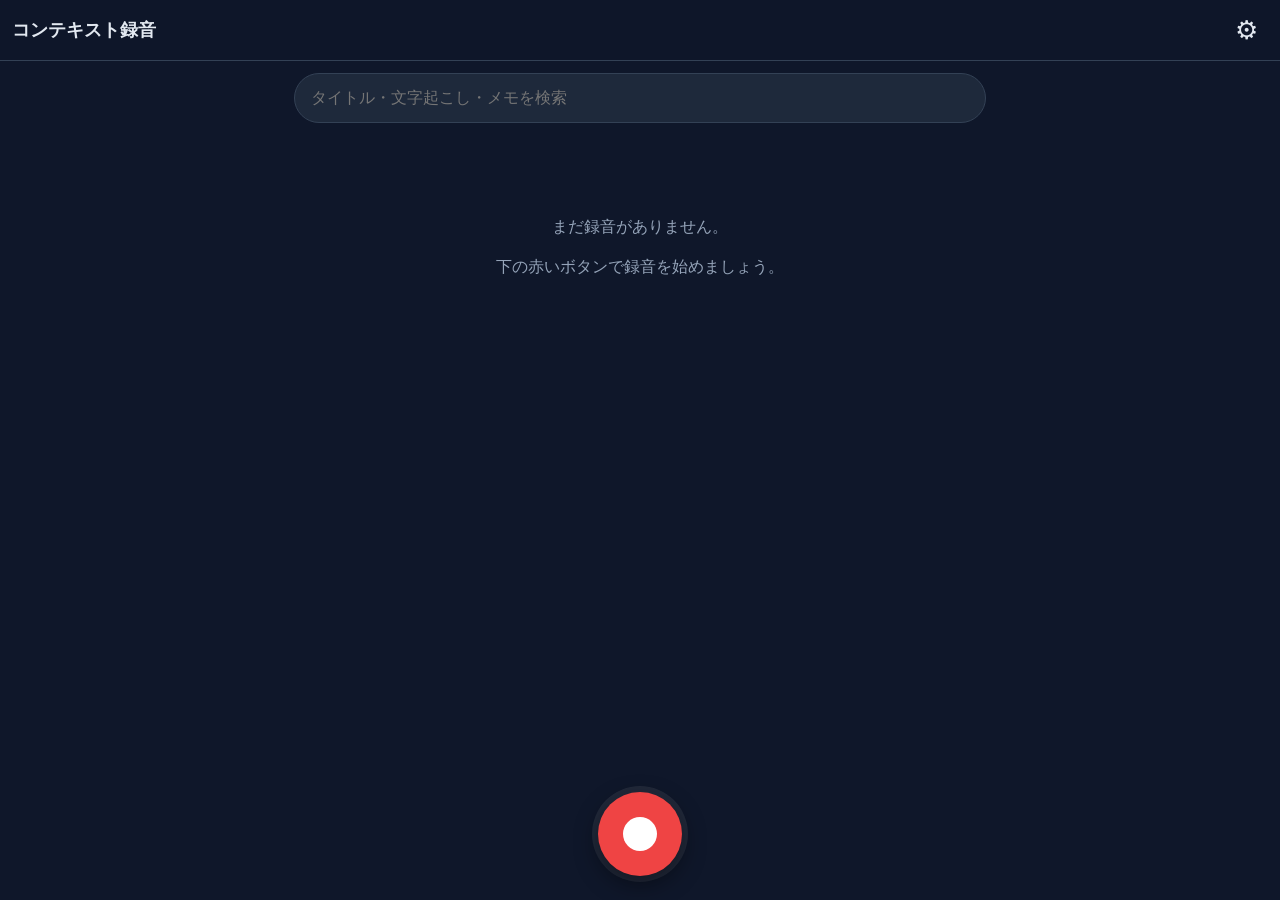
<file: index.html>
<!doctype html>
<html lang="ja">
<head>
<meta charset="utf-8">
<meta name="viewport" content="width=device-width, initial-scale=1, viewport-fit=cover">
<title>コンテキスト録音</title>
<meta name="theme-color" content="#0f172a">
<meta name="apple-mobile-web-app-capable" content="yes">
<meta name="mobile-web-app-capable" content="yes">
<meta name="apple-mobile-web-app-status-bar-style" content="black-translucent">
<meta name="apple-mobile-web-app-title" content="録音メモ">
<link rel="apple-touch-icon" href="icons/apple-touch-icon.png">
<link rel="icon" href="icons/icon-192.png">
<link rel="manifest" href="manifest.webmanifest">
<link rel="stylesheet" href="styles.css">
</head>
<body>
<header class="topbar">
  <button id="backBtn" class="icon-btn hidden" aria-label="戻る">‹</button>
  <h1 id="viewTitle">コンテキスト録音</h1>
  <button id="settingsBtn" class="icon-btn" aria-label="設定">⚙︎</button>
</header>

<main>
  <!-- 一覧 -->
  <section id="view-list" class="view">
    <div class="searchbar">
      <input id="searchInput" type="search" placeholder="タイトル・文字起こし・メモを検索" autocomplete="off">
    </div>
    <div id="tagFilter" class="chips scroll-x"></div>
    <div id="listMeta" class="meta"></div>
    <ul id="recList" class="rec-list"></ul>
    <div id="emptyState" class="empty hidden">
      <p>まだ録音がありません。</p>
      <p>下の赤いボタンで録音を始めましょう。</p>
    </div>
  </section>

  <!-- 録音中 -->
  <section id="view-record" class="view hidden">
    <div class="rec-status">
      <div id="recTimer" class="timer">00:00</div>
      <div id="recState" class="rec-state">準備中…</div>
      <canvas id="levelMeter" width="300" height="48"></canvas>
    </div>
    <div class="live-box">
      <div class="live-head">
        <span>ライブ文字起こし</span>
        <span id="sttState" class="badge"></span>
      </div>
      <div id="liveTranscript" class="live-text"><span class="final"></span><span class="interim"></span></div>
    </div>
    <div class="rec-controls">
      <button id="pauseBtn" class="btn secondary">一時停止</button>
      <button id="stopBtn" class="big-btn stop" aria-label="停止して保存"><span></span></button>
      <button id="cancelBtn" class="btn secondary">破棄</button>
    </div>
  </section>

  <!-- 詳細 -->
  <section id="view-detail" class="view hidden">
    <label class="field"><span>タイトル</span><input id="dTitle" type="text"></label>
    <div class="meta" id="dMeta"></div>
    <audio id="dAudio" controls preload="metadata"></audio>
    <div class="field">
      <span>人（タグ）</span>
      <div class="tag-input" data-kind="people"><div class="chips"></div><input type="text" list="peopleList" placeholder="名前を入力してEnter" enterkeyhint="done"></div>
    </div>
    <div class="field">
      <span>テーマ（タグ）</span>
      <div class="tag-input" data-kind="themes"><div class="chips"></div><input type="text" list="themesList" placeholder="テーマを入力してEnter" enterkeyhint="done"></div>
    </div>
    <datalist id="peopleList"></datalist>
    <datalist id="themesList"></datalist>
    <label class="field"><span>メモ</span><textarea id="dMemo" rows="3" placeholder="補足・決まったこと・TODOなど"></textarea></label>
    <label class="field"><span>文字起こし（編集できます）</span><textarea id="dTranscript" rows="10" placeholder="文字起こしはありません"></textarea></label>
    <div class="field ai-box">
      <span>AI要約 <em class="soon">近日対応</em></span>
      <button id="dSummarize" class="btn secondary" disabled>要約する（準備中）</button>
    </div>
    <div class="row">
      <button id="dShare" class="btn secondary">共有/書き出し</button>
      <button id="dDelete" class="btn danger">削除</button>
    </div>
    <div id="saveState" class="meta center"></div>
  </section>

  <!-- 設定 -->
  <section id="view-settings" class="view hidden">
    <h2>データ</h2>
    <div class="stack">
      <button id="exportMd" class="btn">Markdownで書き出し（AI用）</button>
      <button id="exportJson" class="btn">JSONで書き出し（テキストのみ）</button>
      <button id="exportJsonAudio" class="btn secondary">JSONで書き出し（音声込み・バックアップ）</button>
      <label class="btn secondary file-btn">JSONを読み込む<input id="importJson" type="file" accept="application/json,.json" hidden></label>
      <div id="storageInfo" class="meta"></div>
    </div>
    <h2>文字起こし</h2>
    <div class="stack">
      <label class="toggle"><input id="sttEnabled" type="checkbox" checked> 録音中にライブ文字起こし（端末の音声認識）</label>
      <div id="sttSupport" class="meta"></div>
      <label class="field"><span>文字起こし方式</span>
        <select id="sttProvider">
          <option value="webspeech">端末の音声認識（無料・ライブ）</option>
          <option value="whisper" disabled>Whisper API（高精度）— 近日対応</option>
        </select>
      </label>
    </div>
    <h2>AI <em class="soon">近日対応</em></h2>
    <div class="stack">
      <p class="meta">要約・「先週の会議で何決めた？」のような質問機能を追加予定です。APIキーはこの端末内にのみ保存されます。</p>
      <label class="field"><span>AIプロバイダ</span>
        <select id="aiProvider">
          <option value="openai">OpenAI</option>
          <option value="anthropic">Anthropic</option>
          <option value="xai">xAI</option>
        </select>
      </label>
      <label class="field"><span>APIキー</span><input id="aiKey" type="password" placeholder="sk-…（まだ使われません）" autocomplete="off"></label>
      <label class="field"><span>AIに質問（準備中）</span><input type="text" disabled placeholder="例：先週の打ち合わせで決まったことは？"></label>
    </div>
    <h2>このアプリについて</h2>
    <p class="meta">データ（音声・文字起こし）はすべてこのiPhoneのブラウザ内（IndexedDB）に保存されます。Safariの「履歴とWebサイトデータを消去」で消えるので、定期的に書き出してください。</p>
    <p class="meta" id="versionInfo"></p>
  </section>
</main>

<button id="recordBtn" class="big-btn record fab" aria-label="録音開始"><span></span></button>
<div id="toast" class="toast hidden"></div>

<script type="module" src="js/app.js"></script>
</body>
</html>
</file>
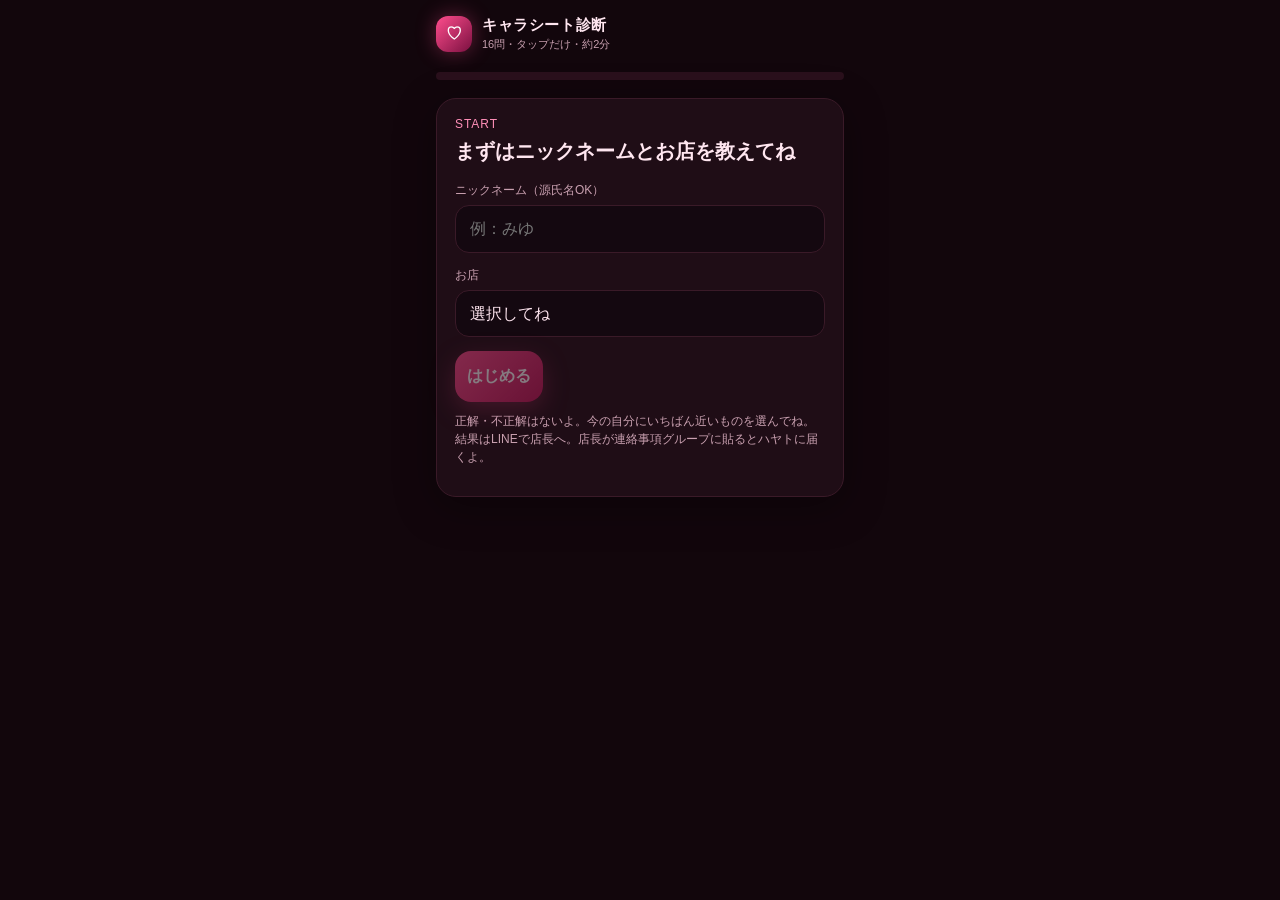
<file: chara-sheet/index.html>
<!DOCTYPE html>
<html lang="ja">
<head>
<meta charset="UTF-8" />
<meta name="viewport" content="width=device-width, initial-scale=1, viewport-fit=cover, maximum-scale=1" />
<meta name="apple-mobile-web-app-capable" content="yes" />
<meta name="theme-color" content="#1a0a12" />
<title>キャラシート診断</title>
<style>
:root{
  --bg:#12060c; --card:#1f0d16; --pink:#ff4d8d; --pink2:#ff8fb8; --black:#0a0508;
  --text:#ffe6f0; --muted:#c9a0b0; --line:#3a1a28; --ok:#7dffb3;
  --danger:#ff6b8a;
  font-family: -apple-system, BlinkMacSystemFont, "Hiragino Sans", "Hiragino Kaku Gothic ProN", "Noto Sans JP", sans-serif;
}
*{box-sizing:border-box;-webkit-tap-highlight-color:transparent}
html,body{margin:0;padding:0;background:var(--bg);color:var(--text);min-height:100%;}
body{padding:env(safe-area-inset-top) env(safe-area-inset-right) env(safe-area-inset-bottom) env(safe-area-inset-left)}
.app{max-width:440px;margin:0 auto;min-height:100dvh;display:flex;flex-direction:column;padding:16px 16px 28px}
.brand{display:flex;align-items:center;gap:10px;margin-bottom:12px}
.logo{width:36px;height:36px;border-radius:12px;background:linear-gradient(135deg,var(--pink),#7a1040);display:grid;place-items:center;font-weight:800;color:#fff;box-shadow:0 0 20px rgba(255,77,141,.35)}
.brand h1{font-size:15px;margin:0;letter-spacing:.04em}
.brand p{margin:2px 0 0;font-size:11px;color:var(--muted)}
.progress-wrap{height:8px;background:#2a101c;border-radius:99px;overflow:hidden;margin:8px 0 18px}
.progress{height:100%;width:0;background:linear-gradient(90deg,var(--pink),var(--pink2));transition:width .25s ease}
.screen{display:none;flex:1;flex-direction:column}
.screen.active{display:flex}
.card{background:var(--card);border:1px solid var(--line);border-radius:20px;padding:18px;box-shadow:0 10px 40px rgba(0,0,0,.35)}
.label{font-size:12px;color:var(--pink2);letter-spacing:.08em;margin-bottom:6px}
.q{font-size:20px;font-weight:700;line-height:1.45;margin:0 0 16px}
.field{margin-bottom:14px}
.field label{display:block;font-size:12px;color:var(--muted);margin-bottom:6px}
input,select{width:100%;appearance:none;background:#140810;border:1px solid var(--line);color:var(--text);border-radius:14px;padding:14px 14px;font-size:16px}
input:focus,select:focus{outline:2px solid var(--pink)}
.options{display:grid;gap:10px}
.opt{display:block;width:100%;text-align:left;background:#180a12;border:1.5px solid var(--line);color:var(--text);border-radius:16px;padding:16px 14px;font-size:16px;line-height:1.4;transition:transform .08s,border-color .15s,background .15s}
.opt:active{transform:scale(.98)}
.opt.selected,.opt:hover{border-color:var(--pink);background:linear-gradient(180deg,#2a1020,#1a0b14)}
.nav{display:flex;gap:10px;margin-top:16px}
.btn{flex:1;border:none;border-radius:16px;padding:15px 12px;font-size:16px;font-weight:700;cursor:pointer}
.btn-ghost{background:transparent;border:1px solid var(--line);color:var(--muted)}
.btn-primary{background:linear-gradient(135deg,var(--pink),#c2185b);color:#fff;box-shadow:0 8px 24px rgba(255,77,141,.35)}
.btn-primary:disabled{opacity:.45}
.hint{font-size:12px;color:var(--muted);margin-top:10px;line-height:1.5}
.result-hero{text-align:center;padding:8px 4px 4px}
.badge{display:inline-block;font-size:11px;padding:4px 10px;border-radius:99px;background:rgba(255,77,141,.15);color:var(--pink2);margin-bottom:10px}
.title-main{font-size:20px;font-weight:800;line-height:1.4;margin:0 0 8px}
.sub{font-size:13px;color:var(--muted);line-height:1.55;margin:0 0 14px}
.mix{display:grid;gap:7px;margin:10px 0 4px}
.mix-row{display:grid;grid-template-columns:72px 1fr 36px;gap:8px;align-items:center;font-size:11px;color:var(--muted)}
.mix-bar{height:8px;background:#2a101c;border-radius:99px;overflow:hidden}
.mix-fill{height:100%;background:linear-gradient(90deg,var(--pink),var(--pink2));border-radius:99px}
.axes{display:grid;grid-template-columns:1fr 1fr;gap:8px;margin:12px 0}
.axis{background:#160910;border:1px solid var(--line);border-radius:14px;padding:10px}
.axis .n{font-size:10px;color:var(--muted);margin-bottom:6px}
.axis .track{height:6px;background:#2a101c;border-radius:99px;position:relative}
.axis .dot{position:absolute;top:50%;width:12px;height:12px;border-radius:50%;background:var(--pink);transform:translate(-50%,-50%);box-shadow:0 0 10px rgba(255,77,141,.6)}
.axis .ends{display:flex;justify-content:space-between;font-size:10px;color:var(--muted);margin-top:6px}
.tags{display:flex;flex-wrap:wrap;gap:6px;margin:8px 0 4px}
.tag{font-size:11px;padding:6px 10px;border-radius:99px;background:#2a1020;border:1px solid var(--line);color:var(--pink2)}
.block{margin-top:12px;padding-top:12px;border-top:1px solid var(--line)}
.block h3{margin:0 0 8px;font-size:13px;color:var(--pink2)}
.item{background:#160910;border-radius:12px;padding:10px 12px;margin-bottom:8px}
.item .k{font-size:10px;color:var(--muted);margin-bottom:3px}
.item .v{font-size:14px;line-height:1.45;font-weight:600}
.note{font-size:11px;color:var(--muted);line-height:1.5;margin:10px 0 0}
.feel{display:grid;grid-template-columns:1fr 1fr;gap:8px;margin-top:8px}
.feel .btn{font-size:14px;padding:13px 8px}
.feel .btn.on-ok{background:rgba(125,255,179,.15);border:1px solid var(--ok);color:var(--ok)}
.feel .btn.on-adj{background:rgba(255,77,141,.12);border:1px solid var(--pink);color:var(--pink2)}
.share{margin-top:12px;display:grid;gap:8px}
.toast{position:fixed;left:50%;bottom:28px;transform:translateX(-50%);background:#2a1020;border:1px solid var(--pink);color:#fff;padding:10px 16px;border-radius:99px;font-size:13px;opacity:0;pointer-events:none;transition:opacity .2s;z-index:20}
.toast.show{opacity:1}
.step{font-size:12px;color:var(--muted);margin-bottom:8px}
</style>
</head>
<body>
<div class="app">
  <div class="brand">
    <div class="logo">♡</div>
    <div>
      <h1>キャラシート診断</h1>
      <p>16問・タップだけ・約2分</p>
    </div>
  </div>
  <div class="progress-wrap"><div class="progress" id="progress"></div></div>

  <section class="screen active" id="screen-start">
    <div class="card">
      <div class="label">START</div>
      <p class="q">まずはニックネームとお店を教えてね</p>
      <div class="field">
        <label for="name">ニックネーム（源氏名OK）</label>
        <input id="name" maxlength="20" placeholder="例：みゆ" autocomplete="nickname" />
      </div>
      <div class="field">
        <label for="store">お店</label>
        <select id="store">
          <option value="">選択してね</option>
          <option>関内 Franc</option>
          <option>Myu Myu</option>
          <option>その他</option>
        </select>
      </div>
      <button class="btn btn-primary" id="btn-start" disabled>はじめる</button>
      <p class="hint">正解・不正解はないよ。今の自分にいちばん近いものを選んでね。結果はLINEで店長へ。店長が連絡事項グループに貼るとハヤトに届くよ。</p>
    </div>
  </section>

  <section class="screen" id="screen-q">
    <div class="card" style="flex:1;display:flex;flex-direction:column">
      <div class="step" id="q-step">Q1 / 16</div>
      <p class="q" id="q-text"></p>
      <div class="options" id="q-options"></div>
      <div class="nav">
        <button class="btn btn-ghost" id="btn-back">戻る</button>
      </div>
    </div>
  </section>

  <section class="screen" id="screen-result">
    <div class="card result-hero">
      <div class="badge" id="r-badge">診断結果</div>
      <h2 class="title-main" id="r-title"></h2>
      <p class="sub" id="r-desc"></p>
      <div class="tags" id="r-tags"></div>
      <div class="axes" id="r-axes"></div>
      <div class="block" style="border:none;padding-top:0;margin-top:4px">
        <h3 style="text-align:left">配合（参考）</h3>
        <div class="mix" id="r-mix"></div>
        <p class="note" style="text-align:left">※配合は今回の回答の傾向で、性格の確率や指名の予測ではないよ。低い項目は弱みじゃなくて、今回あまり出てこなかった傾向だよ。</p>
      </div>
      <div class="block" style="text-align:left">
        <h3>明日から使える道具</h3>
        <div class="item"><div class="k">自己紹介の一言</div><div class="v" id="r-intro"></div></div>
        <div class="item"><div class="k">口ぐせ</div><div class="v" id="r-catch"></div></div>
        <div class="item"><div class="k">決めポーズ（チェキ用）</div><div class="v" id="r-pose"></div></div>
        <div class="item"><div class="k">SNS投稿の型</div><div class="v" id="r-sns"></div></div>
        <div class="item"><div class="k">明日試す一言</div><div class="v" id="r-tomorrow"></div></div>
        <div class="item"><div class="k">プロフィール文のたたき台</div><div class="v" id="r-profile"></div></div>
      </div>
      <div class="block" style="text-align:left">
        <h3>この結果、しっくりくる？</h3>
        <div class="feel">
          <button class="btn btn-ghost" id="feel-ok">しっくりくる</button>
          <button class="btn btn-ghost" id="feel-adj">調整したい</button>
        </div>
        <p class="note">キャラは固定じゃないよ。しっくりきたら伸ばす、ズレてたら一緒に調整するだけ。</p>
      </div>
      <div class="share">
        <button class="btn btn-primary" id="btn-line">LINEで店長に送る</button>
        <button class="btn btn-ghost" id="btn-copy">結果をコピー</button>
        <p class="hint" id="submit-status">店長に送ったら、連絡事項のLINEグループへそのまま貼ってもらってね。</p>
      </div>
    </div>
  </section>
</div>
<div class="toast" id="toast"></div>
<script>
const TYPES = ["小悪魔","妹","お姉さん","天然","ツンデレ","元気","クール","癒し","王道・正統派"];
const QUESTIONS = [
  {q:"初めて会う人には？", opts:[
    {t:"自分から話しかける", w:{元気:2,小悪魔:1,"王道・正統派":1}},
    {t:"相手を待つ", w:{クール:2,癒し:1,ツンデレ:1}},
    {t:"とりあえず笑顔", w:{癒し:2,"王道・正統派":2,妹:1}},
    {t:"ちょっと警戒する", w:{クール:2,ツンデレ:1,お姉さん:1}}
  ]},
  {q:"友達からよく言われるのは？", opts:[
    {t:"「あざとい」", w:{小悪魔:3,妹:1}},
    {t:"「しっかりしてる」", w:{お姉さん:3,"王道・正統派":2,クール:1}},
    {t:"「ふわふわしてる」", w:{天然:3,癒し:1,妹:1}},
    {t:"「元気すぎ」", w:{元気:3,妹:1}}
  ]},
  {q:"褒められたら？", opts:[
    {t:"素直に喜ぶ", w:{元気:2,"王道・正統派":2,癒し:1}},
    {t:"「知ってる♡」と返す", w:{小悪魔:3,お姉さん:1}},
    {t:"照れて否定する", w:{ツンデレ:3,妹:1}},
    {t:"さらっと流す", w:{クール:3,お姉さん:1}}
  ]},
  {q:"怒るとどうなる？", opts:[
    {t:"黙る", w:{クール:2,ツンデレ:2}},
    {t:"すぐ顔に出る", w:{元気:2,天然:1,妹:1}},
    {t:"すねる", w:{妹:3,ツンデレ:1,小悪魔:1}},
    {t:"怒らない", w:{癒し:3,お姉さん:1,"王道・正統派":1}}
  ]},
  {q:"休みの日は？", opts:[
    {t:"外で遊ぶ", w:{元気:3,小悪魔:1}},
    {t:"家でゴロゴロ", w:{癒し:2,天然:2,クール:1}},
    {t:"自分磨き", w:{お姉さん:2,"王道・正統派":2,小悪魔:1}},
    {t:"推し活", w:{妹:2,天然:1,癒し:1,小悪魔:1}}
  ]},
  {q:"お客さんとの会話で得意なのは？", opts:[
    {t:"いじる", w:{小悪魔:3,お姉さん:1}},
    {t:"聞き役", w:{癒し:3,お姉さん:1,"王道・正統派":1}},
    {t:"甘える", w:{妹:3,小悪魔:1}},
    {t:"盛り上げる", w:{元気:3,天然:1}}
  ]},
  {q:"初めてのお客さんに一番出したい印象は？", opts:[
    {t:"可愛い", w:{"王道・正統派":3,妹:2,癒し:1}},
    {t:"話しやすい", w:{癒し:2,お姉さん:2,元気:1}},
    {t:"ドキッとさせる", w:{小悪魔:3,クール:1,ツンデレ:1}},
    {t:"元気をもらえる", w:{元気:3,妹:1}}
  ]},
  {q:"指名してもらいたい時、自然にやってるのは？", opts:[
    {t:"ちょっと特別扱いする", w:{小悪魔:2,お姉さん:2,癒し:1}},
    {t:"気遣う", w:{お姉さん:3,癒し:2,"王道・正統派":1}},
    {t:"素っ気なくして引く", w:{ツンデレ:3,クール:2}},
    {t:"ずっとテンション高く", w:{元気:3,天然:1}}
  ]},
  {q:"苦手なお客さんには？", opts:[
    {t:"上手に転がす", w:{小悪魔:3,お姉さん:2}},
    {t:"我慢して合わせる", w:{"王道・正統派":2,お姉さん:2,癒し:1}},
    {t:"ちょっと距離を置く", w:{クール:3,ツンデレ:1}},
    {t:"天然でかわす", w:{天然:3,妹:1}}
  ]},
  {q:"お客さんが落ち込んでたら？", opts:[
    {t:"一緒に泣く", w:{妹:2,癒し:2}},
    {t:"アドバイスする", w:{お姉さん:3,クール:1,"王道・正統派":1}},
    {t:"笑わせる", w:{元気:3,天然:1,小悪魔:1}},
    {t:"ただ横にいる", w:{癒し:3,クール:1}}
  ]},
  {q:"好きな服の系統は？", opts:[
    {t:"地雷・量産系", w:{小悪魔:2,妹:2,ツンデレ:1}},
    {t:"清楚系", w:{"王道・正統派":3,癒し:2,お姉さん:1}},
    {t:"ストリート・カジュアル", w:{元気:2,クール:2,天然:1}},
    {t:"大人っぽい", w:{お姉さん:3,クール:1,小悪魔:1}}
  ]},
  {q:"写真で一番自信がある顔は？", opts:[
    {t:"上目づかい", w:{妹:2,小悪魔:2,ツンデレ:1}},
    {t:"笑顔", w:{"王道・正統派":3,元気:2,癒し:1}},
    {t:"真顔", w:{クール:3,お姉さん:1}},
    {t:"変顔", w:{天然:3,元気:2}}
  ]},
  {q:"好きな人ができたら？", opts:[
    {t:"自分から攻める", w:{元気:2,小悪魔:2,お姉さん:1}},
    {t:"相手に追わせる", w:{小悪魔:3,ツンデレ:2}},
    {t:"尽くす", w:{癒し:2,妹:2,"王道・正統派":1,お姉さん:1}},
    {t:"気づかないふり", w:{天然:3,クール:1,ツンデレ:1}}
  ]},
  {q:"自分に近い動物は？", opts:[
    {t:"猫", w:{クール:2,ツンデレ:2,小悪魔:1}},
    {t:"子犬", w:{元気:2,妹:2,癒し:1}},
    {t:"うさぎ", w:{癒し:2,妹:2,"王道・正統派":1,天然:1}},
    {t:"狐", w:{小悪魔:3,お姉さん:1,クール:1}}
  ]},
  {q:"本当はどう見られたい？", opts:[
    {t:"守りたくなる子", w:{妹:3,癒し:1,天然:1}},
    {t:"憧れられる子", w:{"王道・正統派":3,お姉さん:2,クール:1}},
    {t:"ほっとける子じゃない", w:{小悪魔:3,ツンデレ:1,元気:1}},
    {t:"一緒にいて楽しい子", w:{元気:2,癒し:2,天然:1,"王道・正統派":1}}
  ]},
  {q:"やりたくないキャラは？", opts:[
    {t:"ぶりっ子", exclude:["妹","小悪魔"]},
    {t:"クール系", exclude:["クール","ツンデレ"]},
    {t:"いじられ役", exclude:["天然"]},
    {t:"特になし", exclude:[]}
  ]}
];

const GAP_PREF = {
  "小悪魔":["癒し","妹","王道・正統派","ツンデレ"],
  "妹":["クール","お姉さん","小悪魔","ツンデレ"],
  "お姉さん":["妹","天然","元気","ツンデレ"],
  "天然":["クール","お姉さん","小悪魔","ツンデレ"],
  "ツンデレ":["癒し","妹","元気","王道・正統派"],
  "元気":["クール","お姉さん","ツンデレ","癒し"],
  "クール":["元気","妹","癒し","ツンデレ"],
  "癒し":["小悪魔","クール","元気","ツンデレ"],
  "王道・正統派":["小悪魔","天然","ツンデレ","クール"]
};

const TITLE_MAP = {
  "小悪魔|癒し":"小悪魔×癒しの、甘やかすいたずらっ子",
  "小悪魔|妹":"小悪魔×妹の、あざと甘えんぼ",
  "小悪魔|王道・正統派":"小悪魔×王道の、清楚に見えるやんちゃ",
  "小悪魔|ツンデレ":"小悪魔×ツンデレの、あざと塩対応",
  "妹|クール":"妹×クールの、塩対応あまあま",
  "妹|お姉さん":"妹×お姉さんの、甘え上手なお世話焼き",
  "妹|小悪魔":"妹×小悪魔の、守ってほしいあざとっ子",
  "妹|ツンデレ":"妹×ツンデレの、すねても甘い子",
  "お姉さん|妹":"お姉さん×妹の、世話焼き甘えんぼ",
  "お姉さん|天然":"お姉さん×天然の、しっかりふわふわ",
  "お姉さん|元気":"お姉さん×元気の、引っ張るムードメーカー",
  "お姉さん|ツンデレ":"お姉さん×ツンデレの、面倒見いい照れ屋",
  "天然|クール":"天然×クールの、ぽんこつクール",
  "天然|お姉さん":"天然×お姉さんの、ふわふわお姉さん",
  "天然|小悪魔":"天然×小悪魔の、無自覚あざと",
  "天然|ツンデレ":"天然×ツンデレの、天然なのにつんつん",
  "ツンデレ|癒し":"ツンデレ×癒しの、照れ隠しの安心感",
  "ツンデレ|妹":"ツンデレ×妹の、すねても甘い",
  "ツンデレ|元気":"ツンデレ×元気の、ぶつくさ明るい",
  "ツンデレ|王道・正統派":"ツンデレ×王道の、清楚なのに照れ屋",
  "元気|クール":"元気×クールの、はしゃいでも芯が強い",
  "元気|お姉さん":"元気×お姉さんの、盛り上げお世話役",
  "元気|ツンデレ":"元気×ツンデレの、明るいつんつん",
  "元気|癒し":"元気×癒しの、太陽みたいな安心感",
  "クール|元気":"クール×元気の、寡黙なムードメーカー",
  "クール|妹":"クール×妹の、塩対応だけど甘えたい",
  "クール|癒し":"クール×癒しの、静かで安心できる人",
  "クール|ツンデレ":"クール×ツンデレの、距離感のある甘さ",
  "癒し|小悪魔":"癒し×小悪魔の、安心させてからかう子",
  "癒し|クール":"癒し×クールの、穏やかでミステリアス",
  "癒し|元気":"癒し×元気の、ほっとする太陽",
  "癒し|ツンデレ":"癒し×ツンデレの、やさしい照れ屋",
  "王道・正統派|小悪魔":"王道×小悪魔の、正統派に見えるいたずら",
  "王道・正統派|天然":"王道×天然の、清楚ふわふわ",
  "王道・正統派|ツンデレ":"王道×ツンデレの、綺麗なのに照れ屋",
  "王道・正統派|クール":"王道×クールの、清楚ミステリアス"
};

const STRENGTH = {
  "小悪魔":"距離の駆け引きと「特別感」を作るのが得意",
  "妹":"守られたい空気と甘えでリピートを誘いやすい",
  "お姉さん":"気配りとリードで場を安定させやすい",
  "天然":"予想外の反応で印象に残りやすい",
  "ツンデレ":"ギャップで記憶に残る（メインの味付け向き）",
  "元気":"場を明るくして初対面の硬さをほぐしやすい",
  "クール":"ミステリアスさと落ち着きで差別化しやすい",
  "癒し":"安心感で長居・相談されやすい",
  "王道・正統派":"誰にでも好かれやすい土台の可愛さ"
};

const KIT = {
  "小悪魔":{intro:"今日の担当は、ちょっと意地悪な♡（名前）だよ", catch:"ふふ、バレてる？", pose:"指を唇に当てて上目づかい", sns:"「今日は特別に…」系の匂わせ投稿", tomorrow:"常連さんに『今日だけ特別扱いだよ』と一言", profile:"あざとさ全開の小悪魔。いじったり特別扱いしたり、距離感で遊んじゃうタイプ。"},
  "妹":{intro:"（名前）だよ、今日も甘えていい？", catch:"ねぇ、見てて〜", pose:"両手で頬を挟んで首かしげ", sns:"日常の小さな甘え報告", tomorrow:"『今日も隣いてね』を一回だけ言う", profile:"守りたくなる妹気質。甘えとすねを上手に使って、そばにいたくなる子。"},
  "お姉さん":{intro:"今日の案内役、（名前）です。任せて", catch:"大丈夫、私がいるよ", pose:"軽いウインク＋胸の前でOKサイン", sns:"お世話・気遣いエピソード", tomorrow:"新人さんや初回来店に一声かける", profile:"しっかり者のお姉さん。気遣いとリードで、居心地のいい席を作るタイプ。"},
  "天然":{intro:"え、自己紹介？あ、（名前）です！", catch:"あっ、いまなに話してたっけ", pose:"変顔一歩手前の本気真顔→笑顔", sns:"ぽんこつ日常ネタ", tomorrow:"本気で聞き間違えて笑いにする", profile:"ふわふわ天然。予想外の一言で空気がほぐれる、いじられ上手（でも嫌いならなし）。"},
  "ツンデレ":{intro:"べ、別に指名してほしいわけじゃないし…（名前）", catch:"…まあ、いいけど", pose:"そっぽ向いてからチラ見", sns:"ぶつくさ→最後に甘いオチ", tomorrow:"一度素っ気なくして、最後に笑う", profile:"つんとしつつ甘い。ギャップが武器のタイプ。メインの味付けにすると映える。"},
  "元気":{intro:"やっほー！今日の元気担当（名前）だよ〜！", catch:"いけるいける！", pose:"両手ピースでジャンプ気味", sns:"ハイテンションな出勤報告", tomorrow:"入店直後に場を明るくする一言", profile:"太陽みたいな元気っ子。初対面でも空気を明るくして、楽しい席を作るタイプ。"},
  "クール":{intro:"（名前）。今日もよろしく", catch:"…ふうん", pose:"真顔でカメラ目線、小さく微笑", sns:"短文＋雰囲気写真", tomorrow:"言葉少なめでも視線で返す", profile:"クールでミステリアス。少ない言葉でも余韻を残すタイプ。"},
  "癒し":{intro:"今日はゆっくりしていってね。（名前）です", catch:"大丈夫だよ", pose:"両手を重ねてやさしく微笑", sns:"ほっとする日常・共感投稿", tomorrow:"落ち込んでそうな人の隣で聞き役に", profile:"そばにいると安心する癒し系。聞き上手で、長居したくなる空気をつくるタイプ。"},
  "王道・正統派":{intro:"はじめまして、（名前）です。よろしくお願いします", catch:"えへへ、ありがとう", pose:"両手を前で揃えて天使スマイル", sns:"清楚かわいい出勤・日常写真", tomorrow:"入店時の笑顔をいつもより1秒長く", profile:"王道のかわいいが得意。誰にでも好かれやすい、正統派の印象を大切にするタイプ。"}
};

const state = {
  name:"", store:"", qi:0, answers:Array(16).fill(null), feel:"", result:null
};

const $ = (id)=>document.getElementById(id);
const toast = (m)=>{const t=$("toast"); t.textContent=m; t.classList.add("show"); setTimeout(()=>t.classList.remove("show"),1800)};

function show(id){
  document.querySelectorAll(".screen").forEach(s=>s.classList.remove("active"));
  $(id).classList.add("active");
  const p = id==="screen-start"?0: id==="screen-result"?100: ((state.qi)/16)*100;
  $("progress").style.width = p+"%";
}

function validateStart(){
  $("btn-start").disabled = !($("name").value.trim() && $("store").value);
}
$("name").addEventListener("input", validateStart);
$("store").addEventListener("change", validateStart);
$("btn-start").addEventListener("click", ()=>{
  state.name = $("name").value.trim();
  state.store = $("store").value;
  state.qi = 0;
  renderQ();
  show("screen-q");
});

function renderQ(){
  const i = state.qi;
  const Q = QUESTIONS[i];
  $("q-step").textContent = `Q${i+1} / 16`;
  $("q-text").textContent = Q.q;
  $("progress").style.width = ((i)/16*100)+"%";
  const box = $("q-options");
  box.innerHTML = "";
  Q.opts.forEach((o, oi)=>{
    const b = document.createElement("button");
    b.className = "opt" + (state.answers[i]===oi?" selected":"");
    b.textContent = o.t;
    b.onclick = ()=>{
      state.answers[i]=oi;
      [...box.children].forEach(c=>c.classList.remove("selected"));
      b.classList.add("selected");
      setTimeout(()=>{
        if(i<15){ state.qi=i+1; renderQ(); }
        else { finish(); }
      }, 160);
    };
    box.appendChild(b);
  });
  $("btn-back").onclick = ()=>{
    if(i===0){ show("screen-start"); return; }
    state.qi=i-1; renderQ();
  };
}

function score(){
  const scores = Object.fromEntries(TYPES.map(t=>[t,0]));
  for(let i=0;i<15;i++){
    const oi = state.answers[i];
    if(oi==null) continue;
    const w = QUESTIONS[i].opts[oi].w || {};
    Object.entries(w).forEach(([k,v])=>{ scores[k]=(scores[k]||0)+v; });
  }
  const ex = QUESTIONS[15].opts[state.answers[15]].exclude || [];
  ex.forEach(t=>{ scores[t] = Math.max(0, (scores[t]||0) - 4); });

  const ranked = TYPES.slice().sort((a,b)=>scores[b]-scores[a] || TYPES.indexOf(a)-TYPES.indexOf(b));
  let main = ranked[0];
  // Prefer ツンデレ as gap (flavor), not main, when close
  if(main==="ツンデレ" && ranked[1] && scores[ranked[1]] >= scores[main]-1){
    main = ranked[1];
  }
  const prefs = GAP_PREF[main] || ranked.slice(1);
  let gap = null;
  for(const p of prefs){
    if(p!==main && scores[p]>0){ gap=p; break; }
  }
  if(!gap){
    gap = ranked.find(t=>t!==main) || "癒し";
  }
  // If ツンデレ is strong and not main, prefer it as gap
  if(main!=="ツンデレ" && scores["ツンデレ"]>=scores[gap] && scores["ツンデレ"]>0){
    // only if contrast-ish or tied-ish
    if((GAP_PREF[main]||[]).includes("ツンデレ") || scores["ツンデレ"]>=scores[gap]) gap="ツンデレ";
  }

  const total = TYPES.reduce((s,t)=>s+scores[t],0) || 1;
  const pct = Object.fromEntries(TYPES.map(t=>[t, Math.round(scores[t]/total*100)]));
  // normalize to 100
  let diff = 100 - TYPES.reduce((s,t)=>s+pct[t],0);
  if(diff!==0) pct[main] = Math.max(0, pct[main]+diff);

  const title = TITLE_MAP[`${main}|${gap}`] || `${main}×${gap}の、あなたらしい配合`;
  const tags = deriveTags();
  const axes = deriveAxes();
  const kitMain = KIT[main];
  const kitGap = KIT[gap];
  const name = state.name;
  const intro = kitMain.intro.replace("（名前）", name);
  const catchp = kitMain.catch;
  const pose = kitMain.pose + (gap==="ツンデレ" || gap!==main ? ` ／ ギャップで${kitGap.pose}` : "");
  const sns = `${kitMain.sns}（ときどき${kitGap.sns}でギャップ）`;
  const tomorrow = kitMain.tomorrow;
  const profile = `${kitMain.profile} たまに${gap}っぽさも混ざるのがポイント。キャラは固定じゃなくて、今日の傾向だよ。`;
  const desc = `メインは「${main}」、ギャップは「${gap}」。${STRENGTH[main]}。${gap}の要素で味が変わるよ。`;

  return {scores,pct,ranked,main,gap,title,tags,axes,intro,catch:catchp,pose,sns,tomorrow,profile,desc,
    top3: ranked.slice(0,3).map(t=>({t, p:pct[t]}))};
}

function deriveTags(){
  const a = state.answers;
  const tags=[];
  const t = (qi)=> QUESTIONS[qi].opts[a[qi]].t;
  if(t(4)==="推し活" && (t(5)==="聞き役" || t(9)==="一緒に泣く")) tags.push("オタク・共感トーク型");
  if(t(5)==="盛り上げる" || t(9)==="笑わせる" || t(11)==="変顔") tags.push("おもしろ・芸人型");
  if(t(5)==="甘える" || t(7)==="ちょっと特別扱いする") tags.push("甘え・特別扱い型");
  if(t(5)==="聞き役" || t(9)==="ただ横にいる") tags.push("聞き上手・癒し型");
  if(t(5)==="いじる" || t(8)==="上手に転がす") tags.push("いじり・駆け引き型");
  if(t(7)==="気遣う" || t(9)==="アドバイスする") tags.push("気遣いお姉さん型");
  if(t(7)==="素っ気なくして引く" || t(2)==="照れて否定する") tags.push("塩対応ギャップ型");
  if(!tags.length) tags.push("バランス型");
  return [...new Set(tags)].slice(0,3);
}

function deriveAxes(){
  // 距離感: 甘える(0) ↔ 引っ張る(100)
  // テンション: 低い(0) ↔ 高い(100)
  let dist=50, ten=50;
  const pick=(qi)=>QUESTIONS[qi].opts[state.answers[qi]].t;
  // distance
  if(pick(5)==="甘える") dist-=25;
  if(pick(5)==="いじる") dist+=20;
  if(pick(5)==="盛り上げる") dist+=10;
  if(pick(5)==="聞き役") dist-=10;
  if(pick(7)==="素っ気なくして引く") dist+=25;
  if(pick(7)==="ちょっと特別扱いする") dist-=10;
  if(pick(12)==="相手に追わせる") dist+=20;
  if(pick(12)==="尽くす") dist-=20;
  if(pick(12)==="自分から攻める") dist+=15;
  // tension
  if(pick(5)==="盛り上げる") ten+=25;
  if(pick(7)==="ずっとテンション高く") ten+=25;
  if(pick(11)==="変顔") ten+=15;
  if(pick(11)==="真顔") ten-=20;
  if(pick(0)==="相手を待つ") ten-=10;
  if(pick(0)==="自分から話しかける") ten+=10;
  if(pick(1)==="「元気すぎ」") ten+=20;
  if(pick(1)==="「しっかりしてる」") ten-=5;
  dist=Math.max(5,Math.min(95,dist));
  ten=Math.max(5,Math.min(95,ten));
  return {dist, ten};
}

function finish(){
  state.result = score();
  state.feel = "";
  renderResult();
  show("screen-result");
  $("progress").style.width="100%";
}

function renderResult(){
  const r = state.result;
  $("r-badge").textContent = `${state.store} / ${state.name}`;
  $("r-title").textContent = r.title;
  $("r-desc").textContent = r.desc;
  $("r-tags").innerHTML = r.tags.map(t=>`<span class="tag">${t}</span>`).join("");
  $("r-mix").innerHTML = TYPES.map(t=>{
    const p=r.pct[t];
    return `<div class="mix-row"><span>${t}</span><div class="mix-bar"><div class="mix-fill" style="width:${p}%"></div></div><span>${p}%</span></div>`;
  }).join("");
  $("r-axes").innerHTML = `
    <div class="axis"><div class="n">距離感</div><div class="track"><div class="dot" style="left:${r.axes.dist}%"></div></div><div class="ends"><span>甘える</span><span>引っ張る</span></div></div>
    <div class="axis"><div class="n">テンション</div><div class="track"><div class="dot" style="left:${r.axes.ten}%"></div></div><div class="ends"><span>低め</span><span>高め</span></div></div>`;
  $("r-intro").textContent = r.intro;
  $("r-catch").textContent = r.catch;
  $("r-pose").textContent = r.pose;
  $("r-sns").textContent = r.sns;
  $("r-tomorrow").textContent = r.tomorrow;
  $("r-profile").textContent = r.profile;
  $("feel-ok").className = "btn btn-ghost"+(state.feel==="しっくりくる"?" on-ok":"");
  $("feel-adj").className = "btn btn-ghost"+(state.feel==="調整したい"?" on-adj":"");
}

$("feel-ok").onclick = ()=>{ state.feel="しっくりくる"; renderResult(); toast("了解！このまま送れるよ"); };
$("feel-adj").onclick = ()=>{ state.feel="調整したい"; renderResult(); toast("調整希望をメモしたよ"); };

function letter(oi){ return 'ABCD'[oi]; }

function buildPayload(){
  const r = state.result;
  const qLine = 'Q:' + state.answers.map((oi,i)=>`${i+1}${letter(oi)}`).join('');
  const feel = state.feel || '未選択';
  const lines = [
    '【キャラシート】',
    `${state.name} / ${state.store}`,
    qLine,
    `メイン:${r.main} ギャップ:${r.gap}`,
    feel,
    r.title
  ];
  return {text: lines.join('\n'), ans: state.answers, r};
}

$("btn-copy").onclick = async ()=>{
  if(!state.feel){ toast('先に「しっくりくる／調整したい」を選んでね'); return; }
  const {text} = buildPayload();
  try{
    await navigator.clipboard.writeText(text);
    toast('コピーしたよ');
    $("submit-status").textContent = 'コピー済み。店長に貼って、連絡事項グループへ送ってもらってね。';
  }catch(e){
    prompt('長押しでコピーしてね', text);
  }
};

$("btn-line").onclick = ()=>{
  if(!state.feel){ toast('先に「しっくりくる／調整したい」を選んでね'); return; }
  const {text} = buildPayload();
  const url = 'https://line.me/R/share?text=' + encodeURIComponent(text);
  $("submit-status").textContent = 'LINE共有を開いたよ。店長に送ってね。';
  window.location.href = url;
};
</script>
</body>
</html>
</file>
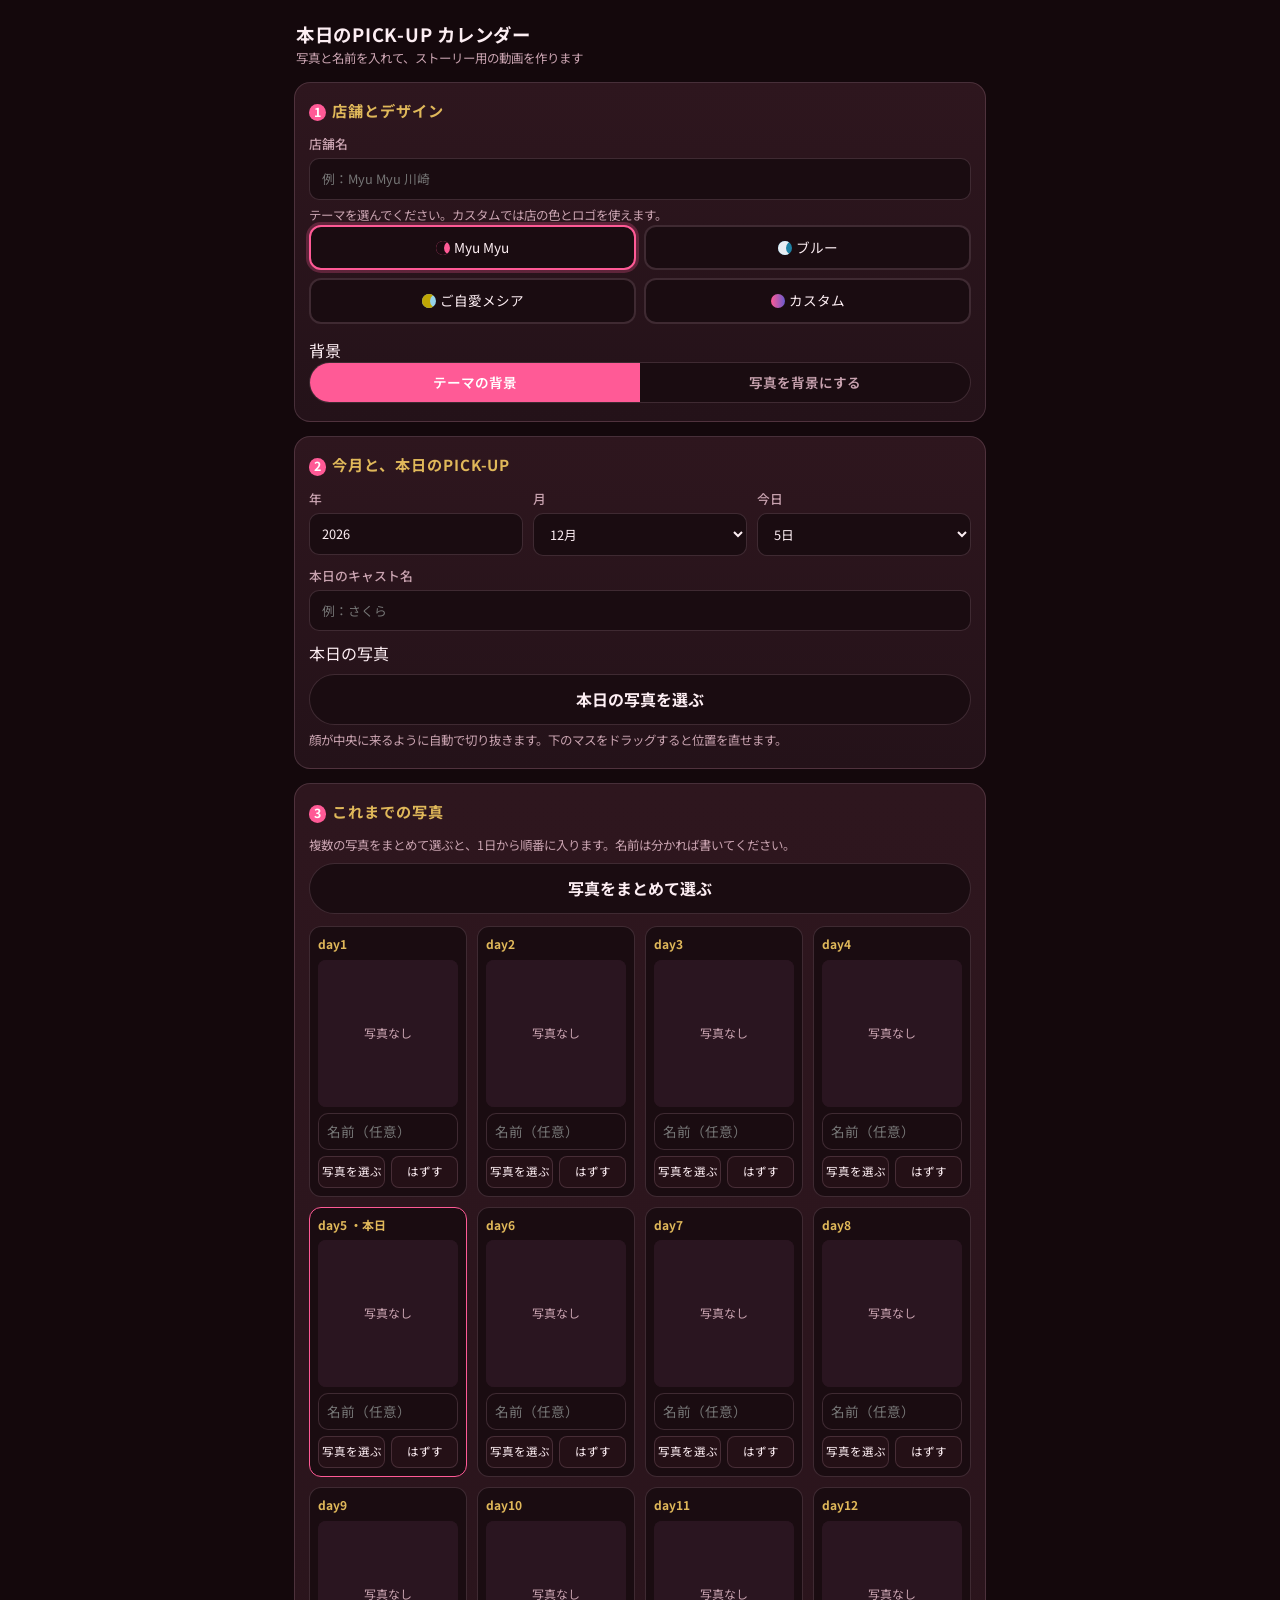
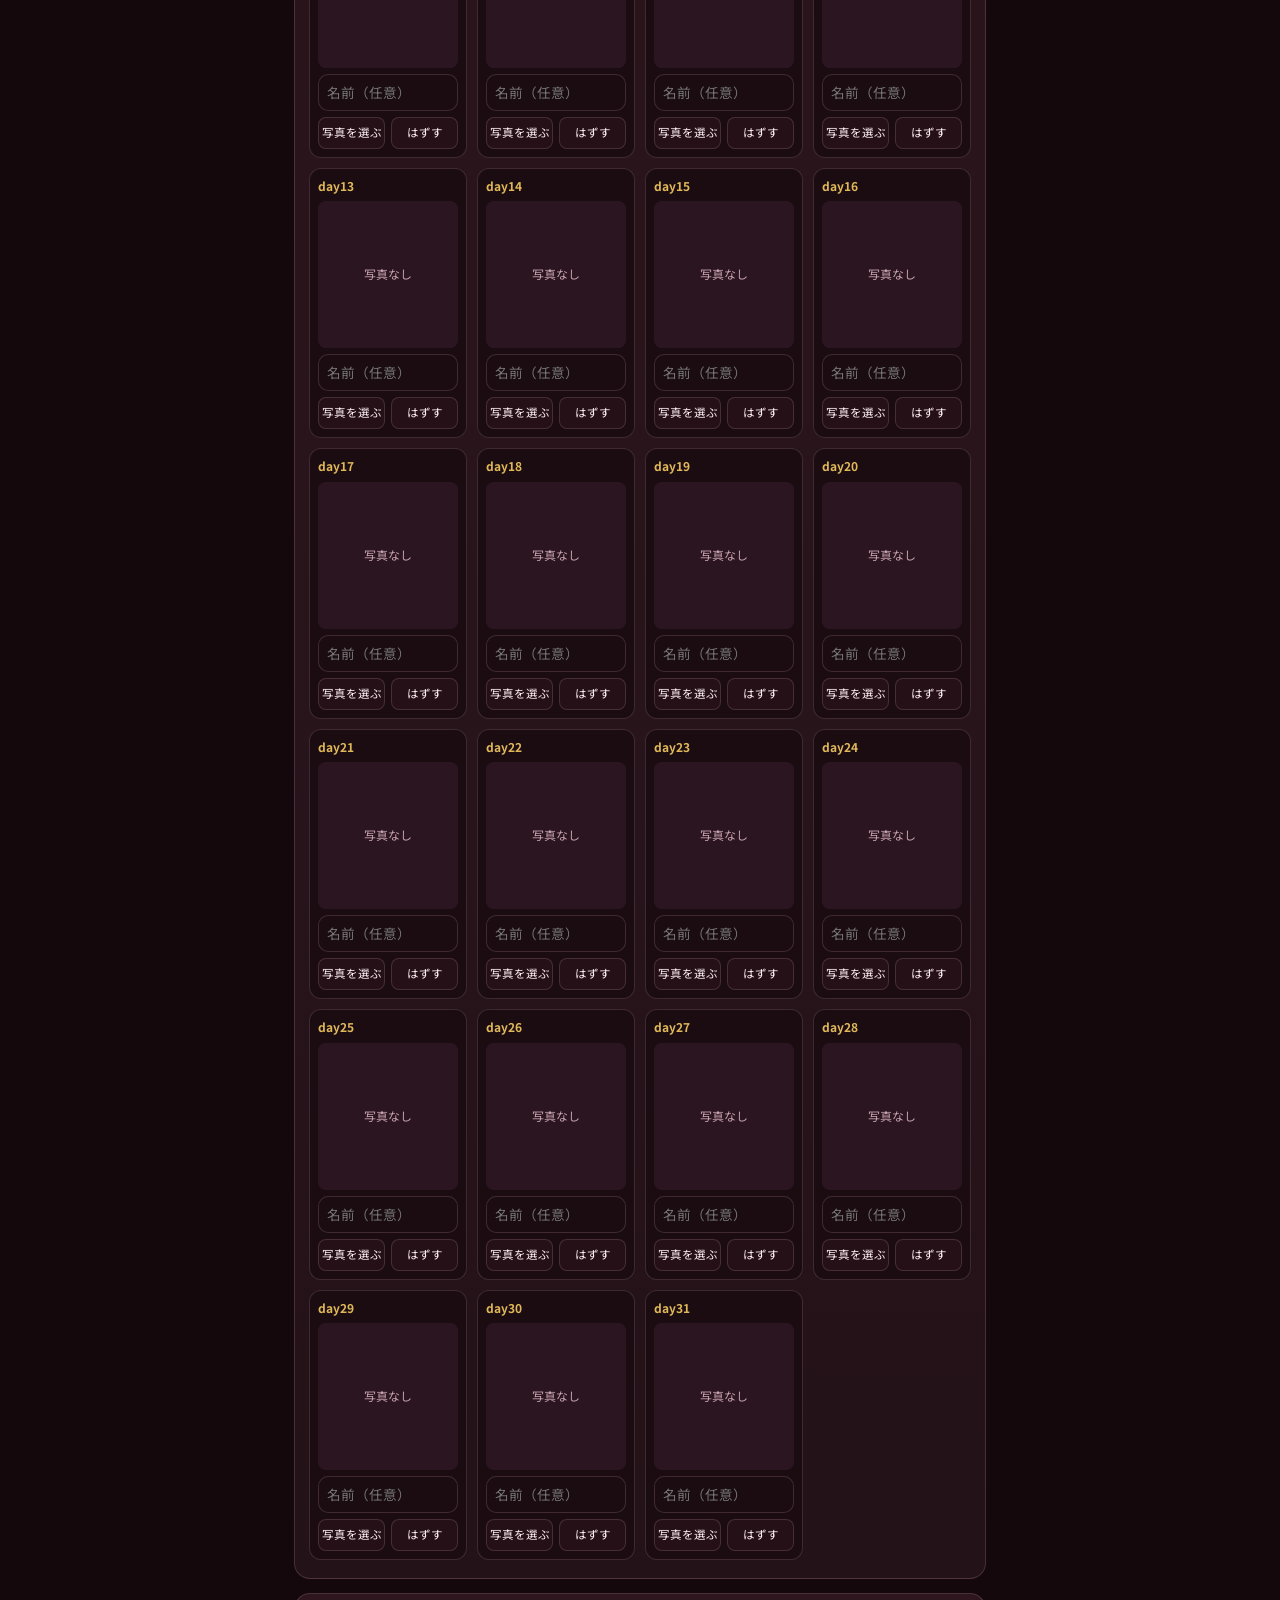
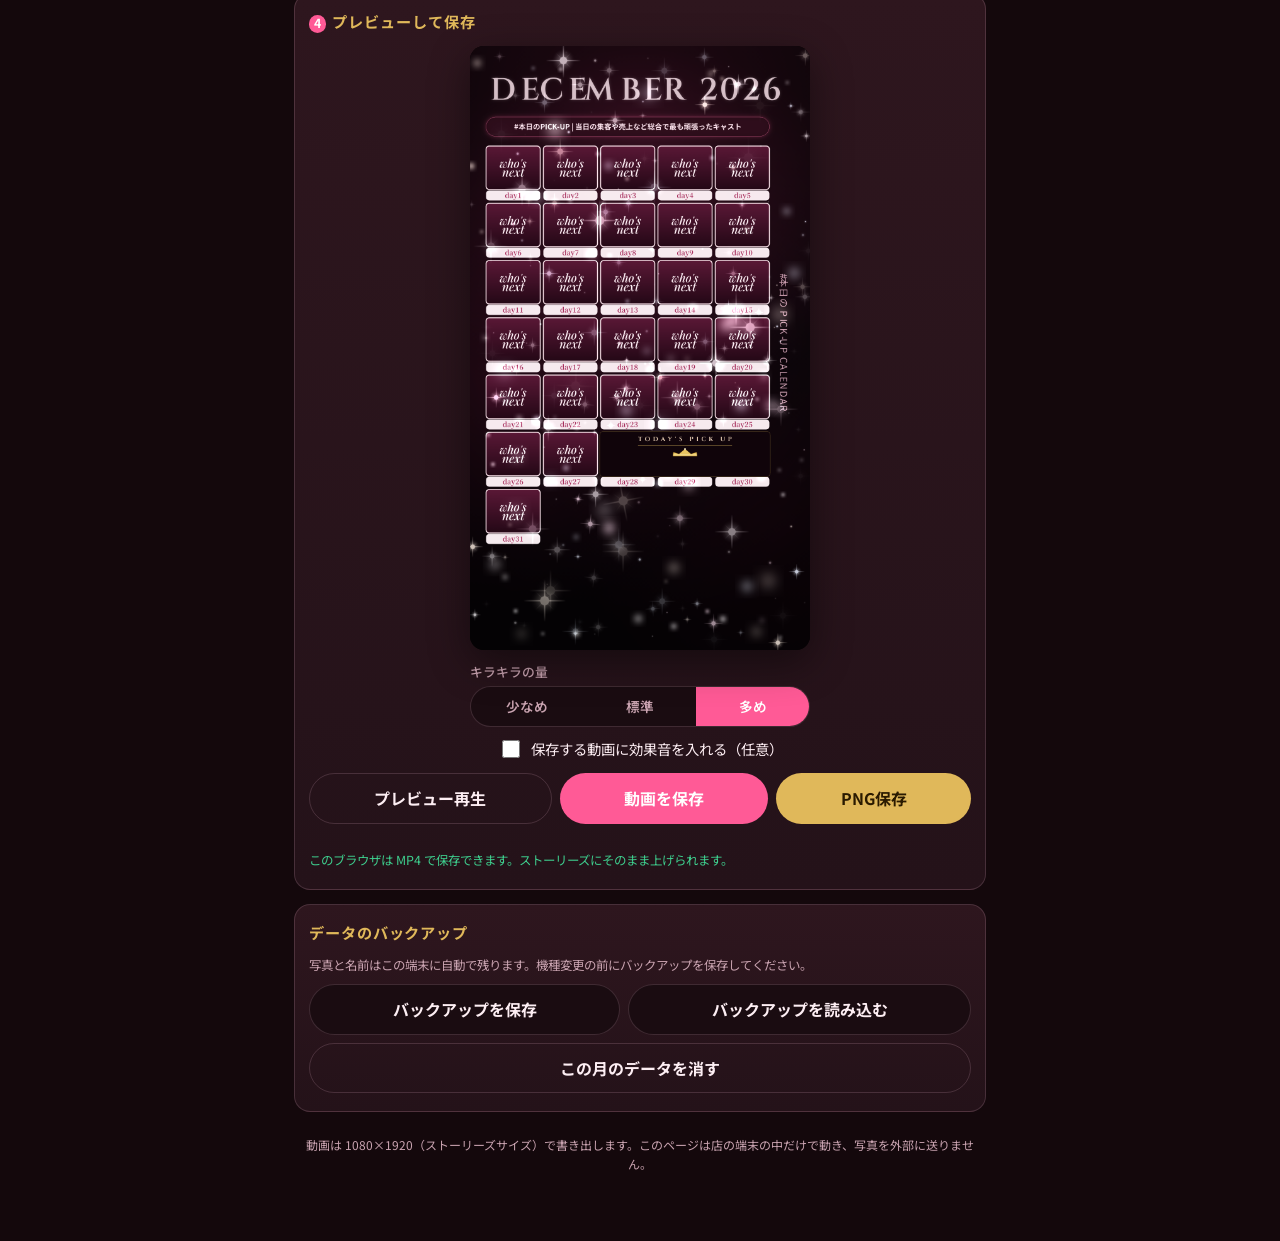
<file: pickup-calendar/index.html>
<!DOCTYPE html>
<html lang="ja">
<head>
<meta charset="UTF-8">
<meta name="viewport" content="width=device-width, initial-scale=1, viewport-fit=cover">
<meta name="apple-mobile-web-app-capable" content="yes">
<meta name="mobile-web-app-capable" content="yes">
<meta name="apple-mobile-web-app-title" content="PICK-UPカレンダー">
<meta name="theme-color" content="#1a0a10">
<link rel="icon" href="data:image/svg+xml,%3Csvg xmlns='http://www.w3.org/2000/svg' viewBox='0 0 32 32'%3E%3Ccircle cx='16' cy='16' r='14' fill='%23ff5a96'/%3E%3C/svg%3E">
<title>本日のPICK-UP カレンダー</title>
<link rel="preconnect" href="https://fonts.googleapis.com">
<link rel="preconnect" href="https://fonts.gstatic.com" crossorigin>
<link href="https://fonts.googleapis.com/css2?family=Cinzel:wght@500;600;700&family=Cormorant+Garamond:ital,wght@1,500;1,600&family=Noto+Sans+JP:wght@400;500;700&family=Noto+Serif+JP:wght@500;600;700&family=Playfair+Display:ital,wght@0,600;1,500&display=swap" rel="stylesheet">
<style>
:root {
  --bg: #14080c;
  --bg2: #221017;
  --card: #2a141c;
  --ink: #fdeef3;
  --muted: #c9a3b0;
  --accent: #ff5a96;
  --accent-dim: #c4185a;
  --gold: #e0b85a;
  --line: rgba(255, 200, 220, 0.16);
  --ok: #3ecf8e;
  --warn: #f0c36a;
  --danger: #ff6b7a;
  --radius: 16px;
  --safe-t: env(safe-area-inset-top, 0px);
  --safe-b: env(safe-area-inset-bottom, 0px);
}
* { box-sizing: border-box; -webkit-tap-highlight-color: transparent; }
html, body {
  margin: 0; padding: 0;
  background: var(--bg); color: var(--ink);
  font-family: "Noto Sans JP", "Hiragino Sans", "Hiragino Kaku Gothic ProN", "Yu Gothic", Meiryo, sans-serif;
  font-size: 16px; line-height: 1.55;
}
body { padding-top: var(--safe-t); padding-bottom: calc(var(--safe-b) + 8px); }
button, input, select, textarea { font: inherit; color: inherit; }
img { max-width: 100%; }
.wrap { max-width: 720px; margin: 0 auto; padding: 12px 14px 40px; }
.hero-bar { display: flex; align-items: baseline; justify-content: space-between; gap: 8px; padding: 8px 2px 14px; }
.hero-bar h1 { margin: 0; font-size: 1.15rem; letter-spacing: 0.04em; font-weight: 700; }
.hero-bar .sub { color: var(--muted); font-size: 0.78rem; }
.banner-line {
  display: none; background: #3a2410; border: 1px solid rgba(240, 195, 106, 0.45);
  color: #ffe9b8; border-radius: 12px; padding: 12px 14px; margin-bottom: 14px; font-size: 0.9rem;
}
.banner-line.show { display: block; }
.banner-line strong { color: #fff; }
.banner-line .row { display: flex; flex-wrap: wrap; gap: 8px; margin-top: 10px; }
.banner-line button {
  background: var(--gold); color: #2a1a00; border: 0; border-radius: 999px;
  padding: 8px 14px; font-weight: 700; cursor: pointer;
}
.card {
  background: linear-gradient(180deg, #2e161e, #241219);
  border: 1px solid var(--line); border-radius: var(--radius);
  padding: 16px 14px 18px; margin-bottom: 14px;
}
.card h2 { margin: 0 0 12px; font-size: 0.95rem; letter-spacing: 0.06em; color: var(--gold); font-weight: 700; }
.step-num {
  display: inline-flex; align-items: center; justify-content: center;
  width: 1.4em; height: 1.4em; margin-right: 6px;
  border-radius: 50%; background: var(--accent); color: #fff;
  font-size: 0.78rem; font-weight: 700;
}
.grid-2 { display: grid; grid-template-columns: 1fr 1fr; gap: 10px; }
.grid-3 { display: grid; grid-template-columns: 1fr 1fr 1fr; gap: 10px; }
@media (max-width: 420px) { .grid-2.collapse { grid-template-columns: 1fr; } }
label.fld { display: flex; flex-direction: column; gap: 4px; font-size: 0.8rem; color: var(--muted); }
label.fld > span { font-weight: 500; }
input[type="text"], input[type="number"], input[type="color"], select, textarea {
  width: 100%; background: #1a0c11; border: 1px solid var(--line);
  border-radius: 10px; padding: 10px 12px; color: var(--ink);
}
input[type="color"] { height: 42px; padding: 4px; }
.themes { display: flex; flex-wrap: wrap; gap: 8px; }
.theme-btn {
  flex: 1 1 40%; min-width: 132px;
  background: #1a0c11; border: 2px solid var(--line); border-radius: 12px;
  padding: 10px 8px; cursor: pointer; text-align: center; font-size: 0.85rem;
}
.theme-btn.on { border-color: var(--accent); box-shadow: 0 0 0 3px rgba(255, 90, 150, 0.25); }
.swatch { display: inline-block; width: 14px; height: 14px; border-radius: 50%; vertical-align: -2px; margin-right: 4px; }
.custom-row { display: none; margin-top: 12px; }
.custom-row.show { display: block; }
.btn {
  display: inline-flex; align-items: center; justify-content: center; gap: 6px;
  border: 0; border-radius: 999px; padding: 12px 16px; font-weight: 700; cursor: pointer; text-decoration: none;
}
.btn:disabled { opacity: 0.45; cursor: not-allowed; }
.btn-accent { background: var(--accent); color: #fff; }
.btn-gold { background: var(--gold); color: #2a1a00; }
.btn-ghost { background: transparent; color: var(--ink); border: 1px solid var(--line); }
.btn-dark { background: #1a0c11; color: var(--ink); border: 1px solid var(--line); }
.btn-row { display: flex; flex-wrap: wrap; gap: 8px; margin-top: 8px; }
.btn-row .btn { flex: 1 1 auto; }
.hint { font-size: 0.78rem; color: var(--muted); margin: 6px 0 0; }
.warn { color: var(--warn); }
.ok { color: var(--ok); }
.preview-wrap { display: flex; flex-direction: column; align-items: center; gap: 10px; }
.stage {
  width: min(100%, 340px); aspect-ratio: 9 / 16; background: #000;
  border-radius: 14px; overflow: hidden; box-shadow: 0 12px 40px rgba(0,0,0,0.45); position: relative;
}
.stage canvas { width: 100%; height: 100%; display: block; }
#work { position: absolute; left: -9999px; top: 0; width: 1080px; height: 1920px; }
.toggle { display: flex; align-items: center; gap: 8px; font-size: 0.9rem; }
.toggle input { width: 18px; height: 18px; }
.seg {
  display: flex; width: 100%; border: 1px solid var(--line);
  border-radius: 999px; overflow: hidden; background: #1a0c11;
}
.seg button {
  flex: 1; border: 0; background: transparent; color: var(--muted);
  padding: 9px 8px; cursor: pointer; font-size: 0.85rem; font-weight: 600;
}
.seg button.on { background: var(--accent); color: #fff; }
.days { display: grid; grid-template-columns: repeat(auto-fill, minmax(148px, 1fr)); gap: 10px; }
.day-card { background: #1a0c11; border: 1px solid var(--line); border-radius: 12px; padding: 8px; }
.day-card .d-label { font-size: 0.75rem; color: var(--gold); font-weight: 700; margin-bottom: 6px; }
.day-card.today { border-color: var(--accent); }
.thumb {
  width: 100%; aspect-ratio: 1 / 1.05; border-radius: 8px; overflow: hidden;
  background: #2a1520; position: relative; touch-action: none; cursor: grab;
}
.thumb canvas, .thumb img { width: 100%; height: 100%; object-fit: cover; pointer-events: none; }
.thumb .ph {
  position: absolute; inset: 0; display: flex; align-items: center; justify-content: center;
  color: var(--muted); font-size: 0.75rem; text-align: center; padding: 6px;
}
.day-card input[type="text"] { margin-top: 6px; padding: 7px 8px; font-size: 0.85rem; }
.day-card .mini-row { display: flex; gap: 6px; margin-top: 6px; }
.day-card .mini-row label, .day-card .mini-row button {
  flex: 1; font-size: 0.72rem; padding: 6px 0; text-align: center;
  border-radius: 8px; border: 1px solid var(--line); background: #241016; cursor: pointer;
}
.day-card input[type="file"] { display: none; }
.status { min-height: 1.3em; font-size: 0.85rem; color: var(--muted); text-align: center; margin-top: 4px; }
.progress { display: none; height: 6px; background: #1a0c11; border-radius: 99px; overflow: hidden; margin-top: 8px; }
.progress.show { display: block; }
.progress > span { display: block; height: 100%; width: 0; background: var(--accent); transition: width 0.15s; }
footer.note { font-size: 0.75rem; color: var(--muted); text-align: center; padding: 10px 8px 20px; }

input[type="range"] {
  width: 100%; height: 28px; accent-color: var(--accent);
}
.bg-adjust { display: flex; gap: 12px; align-items: flex-start; margin-top: 10px; }
.bg-adjust[hidden] { display: none !important; }
#bgThumb {
  width: 90px; height: 160px; border-radius: 10px; background: #1a0c11;
  border: 1px solid var(--line); touch-action: none; cursor: grab; flex: 0 0 auto;
}
.bg-sliders { flex: 1; display: flex; flex-direction: column; gap: 6px; min-width: 0; }
.hidden { display: none !important; }
</style>
</head>
<body>
<div class="wrap">
  <header class="hero-bar">
    <div>
      <h1>本日のPICK-UP カレンダー</h1>
      <div class="sub">写真と名前を入れて、ストーリー用の動画を作ります</div>
    </div>
  </header>

  <div id="lineBanner" class="banner-line">
    <strong>LINEの中で開いています。</strong>
    このままでは動画の保存ができないことがあります。右上の「…」から <b>Safari</b>（iPhone）または <b>Chrome</b>（Android）で開いてください。
    <div class="row">
      <button type="button" id="btnCopyUrl">リンクをコピー</button>
    </div>
  </div>

  <section class="card">
    <h2><span class="step-num">1</span>店舗とデザイン</h2>
    <label class="fld"><span>店舗名</span>
      <input type="text" id="storeName" placeholder="例：Myu Myu 川崎" autocomplete="organization">
    </label>
    <p class="hint">テーマを選んでください。カスタムでは店の色とロゴを使えます。</p>
    <div class="themes" id="themeBtns">
      <button type="button" class="theme-btn on" data-theme="myumyu"><span class="swatch" style="background:#ff5a96;box-shadow:inset 8px 0 0 #1a0a10"></span>Myu Myu</button>
      <button type="button" class="theme-btn" data-theme="blue"><span class="swatch" style="background:#1e82a5;box-shadow:inset 8px 0 0 #e8eef4"></span>ブルー</button>
      <button type="button" class="theme-btn" data-theme="gojiai"><span class="swatch" style="background:#95d3ea;box-shadow:inset 8px 0 0 #bfa604"></span>ご自愛メシア</button>
      <button type="button" class="theme-btn" data-theme="custom"><span class="swatch" style="background:linear-gradient(90deg,#ff5a96,#6a5acd)"></span>カスタム</button>
    </div>
    <div id="customRow" class="custom-row">
      <div class="grid-2">
        <label class="fld"><span>メインの色</span><input type="color" id="color1" value="#ff5a96"></label>
        <label class="fld"><span>背景の色</span><input type="color" id="color2" value="#14080c"></label>
      </div>
    </div>
    <div id="logoRow" class="custom-row">
      <label class="fld" style="margin-top:8px"><span>ロゴ（任意）</span>
        <input type="file" id="logoFile" accept="image/*">
      </label>
      <p class="hint" id="logoHint"></p>
      <div class="btn-row"><button type="button" class="btn btn-ghost" id="btnClearLogo">ロゴをはずす</button></div>
    </div>

    <div class="fld" style="margin-top:14px">
      <span>背景</span>
      <div class="seg" id="bgModeSeg" role="radiogroup" aria-label="背景">
        <button type="button" data-bg="theme" class="on">テーマの背景</button>
        <button type="button" data-bg="photo">写真を背景にする</button>
      </div>
    </div>
    <div id="bgPhotoRow" class="custom-row">
      <div class="btn-row">
        <label class="btn btn-dark" for="bgPhoto">背景の写真を選ぶ</label>
        <input type="file" id="bgPhoto" accept="image/*" class="hidden">
        <button type="button" class="btn btn-ghost" id="btnClearBg">写真をはずす</button>
      </div>
      <p class="hint">写真は画面いっぱいに合わせて切り抜きます。右のつまみか、左のプレビューをドラッグして位置を直せます。暗さとぼかしで文字を読みやすくできます。</p>
      <div class="bg-adjust" id="bgAdjust" hidden>
        <canvas id="bgThumb" width="135" height="240"></canvas>
        <div class="bg-sliders">
          <label class="fld"><span>左右</span><input type="range" id="bgOx" min="15" max="85" value="50"></label>
          <label class="fld"><span>上下</span><input type="range" id="bgOy" min="15" max="85" value="50"></label>
          <label class="fld"><span>暗さ</span><input type="range" id="bgDark" min="0" max="80" value="40"></label>
          <label class="fld"><span>ぼかし</span><input type="range" id="bgBlur" min="0" max="24" value="8"></label>
        </div>
      </div>
    </div>
  </section>

  <section class="card">
    <h2><span class="step-num">2</span>今月と、本日のPICK-UP</h2>
    <div class="grid-3">
      <label class="fld"><span>年</span><input type="number" id="year" min="2020" max="2099" step="1"></label>
      <label class="fld"><span>月</span><select id="month"></select></label>
      <label class="fld"><span>今日</span><select id="today"></select></label>
    </div>
    <label class="fld" style="margin-top:10px"><span>本日のキャスト名</span>
      <input type="text" id="winnerName" placeholder="例：さくら" autocomplete="off">
    </label>
    <div class="fld" style="margin-top:10px"><span>本日の写真</span>
      <div class="btn-row">
        <label class="btn btn-dark" for="winnerPhoto">本日の写真を選ぶ</label>
        <input type="file" id="winnerPhoto" accept="image/*" class="hidden">
      </div>
    </div>
    <p class="hint">顔が中央に来るように自動で切り抜きます。下のマスをドラッグすると位置を直せます。</p>
  </section>

  <section class="card">
    <h2><span class="step-num">3</span>これまでの写真</h2>
    <p class="hint">複数の写真をまとめて選ぶと、1日から順番に入ります。名前は分かれば書いてください。</p>
    <div class="btn-row">
      <label class="btn btn-dark" for="bulkPhotos">写真をまとめて選ぶ</label>
      <input type="file" id="bulkPhotos" accept="image/*" multiple class="hidden">
    </div>
    <div id="days" class="days" style="margin-top:12px"></div>
  </section>

  <section class="card">
    <h2><span class="step-num">4</span>プレビューして保存</h2>
    <div class="preview-wrap">
      <div class="stage">
        <canvas id="preview" width="540" height="960"></canvas>
      </div>
      <canvas id="work" width="1080" height="1920"></canvas>
    </div>
    <label class="fld" style="margin-top:12px;width:100%;max-width:340px;margin-left:auto;margin-right:auto">
      <span>キラキラの量</span>
      <div class="seg" id="sparkleAmt" role="radiogroup" aria-label="キラキラの量">
        <button type="button" data-sparkle="low">少なめ</button>
        <button type="button" data-sparkle="mid">標準</button>
        <button type="button" data-sparkle="high" class="on">多め</button>
      </div>
    </label>
    <label class="toggle" style="margin-top:10px;justify-content:center">
      <input type="checkbox" id="sfxOn"> 保存する動画に効果音を入れる（任意）
    </label>
    <div class="btn-row" style="margin-top:12px">
      <button type="button" class="btn btn-ghost" id="btnPlay">プレビュー再生</button>
      <button type="button" class="btn btn-accent" id="btnVideo">動画を保存</button>
      <button type="button" class="btn btn-gold" id="btnPng">PNG保存</button>
    </div>
    <div class="progress" id="progress"><span></span></div>
    <div class="status" id="status"></div>
    <p class="hint" id="formatHint"></p>
  </section>

  <section class="card">
    <h2>データのバックアップ</h2>
    <p class="hint">写真と名前はこの端末に自動で残ります。機種変更の前にバックアップを保存してください。</p>
    <div class="btn-row">
      <button type="button" class="btn btn-dark" id="btnExport">バックアップを保存</button>
      <label class="btn btn-dark" for="importFile">バックアップを読み込む</label>
      <input type="file" id="importFile" accept="application/json,.json" class="hidden">
    </div>
    <div class="btn-row">
      <button type="button" class="btn btn-ghost" id="btnReset">この月のデータを消す</button>
    </div>
  </section>

  <footer class="note">
    動画は 1080×1920（ストーリーズサイズ）で書き出します。このページは店の端末の中だけで動き、写真を外部に送りません。
  </footer>
</div>
<script>
(function () {
  "use strict";

  const W = 1080, H = 1920, FPS = 30, DURATION = 7.5;
  const HOLD = 1.0, LAND = 2.0, BANNER_AT = 2.4;
  const MONTHS_EN = ["","JANUARY","FEBRUARY","MARCH","APRIL","MAY","JUNE","JULY","AUGUST","SEPTEMBER","OCTOBER","NOVEMBER","DECEMBER"];
  const MONTHS_JA = ["","1月","2月","3月","4月","5月","6月","7月","8月","9月","10月","11月","12月"];
  const LS_KEY = "pickup-calendar-v1";
  const IDB_NAME = "pickup-calendar";
  const IDB_STORE = "photos";

  const THEMES = {
    myumyu: {
      light: false,
      bgTop: [18,8,14], bgBottom: [8,4,8],
      glowA: [90,18,48], glowB: [160,40,90], glowC: [60,10,30],
      accent: [255,92,150], accentDark: [196,28,90], accentLight: [255,186,210],
      gold: [232,196,96], goldDark: [176,130,40],
      header: [255,232,240,200], subheader: [255,230,240],
      pill: [40,12,24,230], pillBorder: [255,120,170,160],
      vertical: [255,200,220,200],
      cellBorder: [255,230,238], labelBg: [255,244,248], labelFg: [160,30,80],
      emptyTop: [90,24,54], emptyBottom: [36,8,22], emptyText: [255,240,246],
      bannerBg: [16,4,10,248], bannerTitle: [255,228,200], bannerName: [255,250,252],
      sparkle: [255,236,244]
    },
    blue: {
      light: true,
      bgTop: [232,238,244], bgBottom: [214,226,236],
      glowA: [200,220,235], glowB: [180,210,230], glowC: [240,246,252],
      accent: [30,130,165], accentDark: [18,80,120], accentLight: [120,200,220],
      gold: [220,188,90], goldDark: [160,120,40],
      header: [255,255,255,210], subheader: [20,110,145],
      pill: [236,248,250,230], pillBorder: [160,210,220,160],
      vertical: [255,255,255,210],
      cellBorder: [255,255,255], labelBg: [255,255,255], labelFg: [20,110,145],
      emptyTop: [110,196,214], emptyBottom: [22,90,160], emptyText: [255,255,255],
      bannerBg: [12,24,44,250], bannerTitle: [255,255,255], bannerName: [255,255,255],
      sparkle: [255,255,255]
    },
    gojiai: {
      // Colors confirmed from official lit.link (https://lit.link/goziaimesia)
      // background #95d3ea and crest/wordmark, and official X @gozimesi_akb icon.
      // Deep teal text, darkened gold titles, and soft glows are inferred for contrast.
      light: true,
      clouds: true,
      ornament: "halo",
      sparkleSet: "gojiai",
      vignette: "mist",
      textShadow: true,
      bgTop: [186, 226, 242],
      bgBottom: [149, 211, 234],
      glowA: [255, 255, 255],
      glowB: [255, 244, 200],
      glowC: [255, 210, 230],
      accent: [48, 189, 208],
      accentDark: [14, 110, 128],
      accentLight: [116, 204, 218],
      gold: [191, 166, 4],
      goldDark: [120, 100, 8],
      header: [255, 255, 255, 250],
      subheader: [14, 90, 110],
      pill: [255, 255, 255, 235],
      pillBorder: [191, 166, 4, 180],
      vertical: [255, 255, 255, 235],
      cellBorder: [255, 255, 255],
      labelBg: [255, 255, 255],
      labelFg: [14, 90, 110],
      emptyTop: [116, 204, 218],
      emptyBottom: [40, 150, 180],
      emptyText: [255, 255, 255],
      bannerBg: [255, 255, 255, 255],
      bannerTitle: [120, 100, 8],
      bannerName: [14, 90, 110],
      sparkle: [255, 255, 255],
      logo: "[data-uri]"
    }
  };

  const FONTS = {
    sans: '"Noto Sans JP","Hiragino Sans","Hiragino Kaku Gothic ProN","Yu Gothic","YuGothic",sans-serif',
    serif: '"Noto Serif JP","Hiragino Mincho ProN","Yu Mincho","YuMincho","HiraMinProN-W6",serif',
    display: 'Cinzel,"Noto Serif JP","Times New Roman",serif',
    italic: '"Playfair Display","Cormorant Garamond","Noto Serif JP",serif'
  };

  const $ = (id) => document.getElementById(id);
  const clamp = (v, a, b) => Math.max(a, Math.min(b, v));
  const lerp = (a, b, t) => a + (b - a) * t;
  const daysInMonth = (y, m) => new Date(y, m, 0).getDate();
  const css = (rgb, a) => a == null ? ("rgb("+rgb[0]+","+rgb[1]+","+rgb[2]+")") : ("rgba("+rgb[0]+","+rgb[1]+","+rgb[2]+","+a+")");
  function easeInOutCubic(t) {
    t = clamp(t, 0, 1);
    return t < 0.5 ? 4*t*t*t : 1 - Math.pow(-2*t+2, 3)/2;
  }
  function easeOutBack(t, s) {
    t = clamp(t, 0, 1); s = s == null ? 1.15 : s;
    return 1 + (s+1)*Math.pow(t-1,3) + s*Math.pow(t-1,2);
  }
  function hexToRgb(hex) {
    const m = /^#?([0-9a-f]{6})$/i.exec(hex);
    if (!m) return [255,90,150];
    const n = parseInt(m[1], 16);
    return [(n>>16)&255, (n>>8)&255, n&255];
  }
  function luma(c) { return 0.299*c[0]+0.587*c[1]+0.114*c[2]; }
  function mix(a,b,t){ return [lerp(a[0],b[0],t)|0, lerp(a[1],b[1],t)|0, lerp(a[2],b[2],t)|0]; }
  function seedRng(seed) {
    let s = seed >>> 0 || 1;
    return function () {
      s = (s * 1664525 + 1013904223) >>> 0;
      return s / 4294967296;
    };
  }

  function computeLayout(nDays) {
    const cols = 5, rows = Math.ceil(nDays / cols);
    const headerY = (H * 0.052) | 0;
    const subheaderY = (H * 0.118) | 0;
    const subheaderH = (H * 0.032) | 0;
    const rightMargin = (W * 0.12) | 0;
    const leftMargin = (W * 0.048) | 0;
    const gridTop = (H * 0.166) | 0;
    const gridBottom = (H * 0.828) | 0;
    const availW = W - leftMargin - rightMargin;
    const availH = gridBottom - gridTop;
    const gapX = Math.max(8, (W * 0.01) | 0);
    const gapY = Math.max(8, (H * 0.005) | 0);
    let labelH = Math.max(36, (H * 0.022) | 0);
    const labelGap = Math.max(3, (H * 0.002) | 0);
    const cellW = Math.floor((availW - gapX * (cols - 1)) / cols);
    const cellH = Math.floor((availH - gapY * (rows - 1)) / rows);
    let photoH = cellH - labelH - labelGap;
    if (photoH < cellW * 0.9) {
      labelH = Math.max(32, cellH - ((cellW * 0.95) | 0) - labelGap);
      photoH = cellH - labelH - labelGap;
    }
    const gridW = cols * cellW + (cols - 1) * gapX;
    const gridH = rows * cellH + (rows - 1) * gapY;
    const radius = Math.max(6, (cellW * 0.06) | 0);
    const border = Math.max(2, (W * 0.003) | 0);
    function cellXY(day) {
      const i = day - 1, r = Math.floor(i / cols), c = i % cols;
      return [leftMargin + c * (cellW + gapX), gridTop + r * (cellH + gapY)];
    }
    function photoBox(day) {
      const p = cellXY(day);
      return [p[0], p[1], p[0]+cellW, p[1]+photoH];
    }
    function labelBox(day) {
      const p = cellXY(day);
      const ly = p[1] + photoH + labelGap;
      return [p[0], ly, p[0]+cellW, ly+labelH];
    }
    const cx = leftMargin + gridW / 2;
    const cy = (gridTop + gridH / 2) * 0.72 + (H * 0.5) * 0.28;
    const scale = 3.55;
    const pw = cellW * scale, ph = photoH * scale;
    const heroStart = [cx - pw/2, cy - ph/2, cx + pw/2, cy + ph/2];
    return { nDays, cols, rows, headerY, subheaderY, subheaderH, leftMargin, rightMargin,
      gridTop, gridX: leftMargin, gridY: gridTop, gridW, gridH, gapX, gapY,
      cellW, cellH, photoH, labelH, labelGap, radius, border, cellXY, photoBox, labelBox, heroStart };
  }

  function deriveCustom(c1, c2) {
    const accent = hexToRgb(c1), bg = hexToRgb(c2);
    const light = luma(bg) > 150;
    const ink = light ? mix(accent, [20,20,30], 0.35) : [255,240,246];
    return {
      light,
      bgTop: mix(bg, [255,255,255], light ? 0.08 : 0.04),
      bgBottom: mix(bg, [0,0,0], light ? 0.08 : 0.25),
      glowA: mix(accent, bg, 0.55),
      glowB: accent,
      glowC: mix(bg, accent, 0.3),
      accent, accentDark: mix(accent, [0,0,0], 0.35), accentLight: mix(accent, [255,255,255], 0.4),
      gold: [232,196,96], goldDark: [176,130,40],
      header: light ? [255,255,255,210] : [255,232,240,210],
      subheader: light ? ink : [255,230,240],
      pill: light ? [255,255,255,220] : [20,8,12,230],
      pillBorder: [accent[0], accent[1], accent[2], 160],
      vertical: light ? [255,255,255,210] : [255,200,220,200],
      cellBorder: light ? [255,255,255] : mix(accent, [255,255,255], 0.8),
      labelBg: [255,248,250], labelFg: light ? ink : mix(accent, [80,0,30], 0.4),
      emptyTop: mix(accent, bg, 0.25), emptyBottom: mix(accent, [0,0,0], 0.55),
      emptyText: [255,245,250],
      bannerBg: [Math.max(0,bg[0]*0.3)|0, Math.max(0,bg[1]*0.2)|0, Math.max(0,bg[2]*0.2)|0, 250],
      bannerTitle: [255,228,200], bannerName: [255,255,255],
      sparkle: mix(accent, [255,255,255], 0.7)
    };
  }

  const now = new Date();
  const state = {
    storeName: "",
    theme: "myumyu",
    color1: "#ff5a96",
    color2: "#14080c",
    logoData: null,
    year: now.getFullYear(),
    month: now.getMonth() + 1,
    today: now.getDate(),
    winnerName: "",
    sparkleAmount: "high",
    bgMode: "theme",
    bgData: null,
    bgOx: 0.5,
    bgOy: 0.5,
    bgDark: 0.40,
    bgBlur: 8,
    days: {}
  };
  let layout = computeLayout(daysInMonth(state.year, state.month));
  let theme = THEMES.myumyu;
  const images = {};
  let logoImg = null;
  let staticLayer = null;
  let sparkles = [];
  let playing = false, playTimer = 0, playStart = 0;
  let saving = false;

  const work = $("work");
  const wctx = work.getContext("2d", { alpha: false });
  const preview = $("preview");
  const pctx = preview.getContext("2d", { alpha: false });

  let idb;
  function openDb() {
    return new Promise((resolve, reject) => {
      const req = indexedDB.open(IDB_NAME, 1);
      req.onupgradeneeded = () => req.result.createObjectStore(IDB_STORE);
      req.onsuccess = () => { idb = req.result; resolve(idb); };
      req.onerror = () => reject(req.error);
    });
  }
  function monthKey() { return state.year + "-" + String(state.month).padStart(2,"0"); }
  function idbGet(key) {
    return new Promise((resolve, reject) => {
      if (!idb) return resolve(null);
      const r = idb.transaction(IDB_STORE, "readonly").objectStore(IDB_STORE).get(key);
      r.onsuccess = () => resolve(r.result || null);
      r.onerror = () => reject(r.error);
    });
  }
  function idbSet(key, val) {
    return new Promise((resolve, reject) => {
      if (!idb) return resolve();
      const r = idb.transaction(IDB_STORE, "readwrite").objectStore(IDB_STORE).put(val, key);
      r.onsuccess = () => resolve();
      r.onerror = () => reject(r.error);
    });
  }
  function metaPayload() {
    const days = {};
    for (const k of Object.keys(state.days)) {
      const v = state.days[k];
      days[k] = { name: v.name || "", ox: v.ox ?? 0.5, oy: v.oy ?? 0.5, hasPhoto: !!v.dataUrl };
    }
    return {
      storeName: state.storeName, theme: state.theme, color1: state.color1, color2: state.color2,
      year: state.year, month: state.month, today: state.today, winnerName: state.winnerName,
      days, hasLogo: !!state.logoData
    };
  }
  let saveTimer = 0;
  function scheduleSave() {
    clearTimeout(saveTimer);
    saveTimer = setTimeout(saveAll, 400);
  }
  async function saveAll() {
    try {
      const all = JSON.parse(localStorage.getItem(LS_KEY) || "{}");
      all.settings = Object.assign({ theme: state.theme, color1: state.color1, color2: state.color2, storeName: state.storeName, sparkleAmount: state.sparkleAmount }, bgSettings());
      all.current = monthKey();
      all.months = all.months || {};
      all.months[monthKey()] = metaPayload();
      localStorage.setItem(LS_KEY, JSON.stringify(all));
    } catch (e) { console.warn("localStorage", e); }
    const pack = { logo: state.logoData, days: {} };
    for (const k of Object.keys(state.days)) {
      const v = state.days[k];
      if (v && v.dataUrl) pack.days[k] = v.dataUrl;
    }
    try { await idbSet(monthKey(), pack); } catch (e) { console.warn("idb", e); }
    try { await idbSet(BG_IDB_KEY, { data: state.bgData || null }); } catch (e) { console.warn("idb bg", e); }
  }
  function applyMeta(meta) {
    if (!meta) return;
    state.storeName = meta.storeName || state.storeName;
    state.theme = meta.theme || state.theme;
    state.color1 = meta.color1 || state.color1;
    state.color2 = meta.color2 || state.color2;
    if (meta.year) state.year = meta.year;
    if (meta.month) state.month = meta.month;
    if (meta.today) state.today = meta.today;
    state.winnerName = meta.winnerName || "";
    state.days = state.days || {};
    if (meta.days) {
      for (const k of Object.keys(meta.days)) {
        const v = meta.days[k];
        const d = Number(k);
        state.days[d] = Object.assign({ name: "", ox: 0.5, oy: 0.5, dataUrl: null }, state.days[d], {
          name: v.name || "", ox: v.ox ?? 0.5, oy: v.oy ?? 0.5
        });
      }
    }
  }
  async function loadAll() {
    let all = {};
    try { all = JSON.parse(localStorage.getItem(LS_KEY) || "{}"); } catch (e) {}
    if (all.settings) {
      state.storeName = all.settings.storeName || state.storeName;
      state.theme = all.settings.theme || state.theme;
      state.color1 = all.settings.color1 || state.color1;
      state.color2 = all.settings.color2 || state.color2;
      if (all.settings.sparkleAmount) state.sparkleAmount = all.settings.sparkleAmount;
      applyBgSettings(all.settings);
    }
    // Always open on the device's current year/month/today.
    // Last-used month (all.current) and saved meta.today are ignored on load
    // so a returning user lands on this month; past months stay reachable
    // via the year/month selectors, and JSON restore may still jump months.
    const nowOpen = new Date();
    state.year = nowOpen.getFullYear();
    state.month = nowOpen.getMonth() + 1;
    const meta = (all.months && all.months[monthKey()]) || null;
    if (meta) applyMeta(meta);
    state.year = nowOpen.getFullYear();
    state.month = nowOpen.getMonth() + 1;
    const nOpen = daysInMonth(state.year, state.month);
    state.today = Math.min(Math.max(1, nowOpen.getDate()), nOpen);
    try {
      const bgPack = await idbGet(BG_IDB_KEY);
      if (bgPack && bgPack.data) await setBgImage(bgPack.data);
    } catch (e) { console.warn("idb bg", e); }
    const pack = await idbGet(monthKey());
    if (pack) {
      if (pack.logo) { state.logoData = pack.logo; await setLogo(pack.logo); }
      if (pack.days) {
        for (const k of Object.keys(pack.days)) {
          const d = Number(k);
          const url = pack.days[k];
          state.days[d] = state.days[d] || { name: "", ox: 0.5, oy: 0.5 };
          state.days[d].dataUrl = url;
          await setDayImage(d, url);
        }
      }
    }
  }

  function loadImage(src) {
    return new Promise((resolve, reject) => {
      const im = new Image();
      im.onload = () => resolve(im);
      im.onerror = reject;
      im.src = src;
    });
  }
  async function setDayImage(day, dataUrl) {
    images[day] = await loadImage(dataUrl);
  }
  async function setLogo(dataUrl) {
    logoImg = dataUrl ? await loadImage(dataUrl) : null;
  }
  let themeLogoImg = null, themeLogoKey = null;
  async function ensureThemeLogo() {
    const data = (THEMES[state.theme] && THEMES[state.theme].logo) || null;
    if (!data || state.logoData) {
      if (!data) { themeLogoImg = null; themeLogoKey = null; }
      return;
    }
    if (state.logoData === "") return;
    if (themeLogoKey === state.theme && themeLogoImg) return;
    try {
      themeLogoImg = await loadImage(data);
      themeLogoKey = state.theme;
    } catch (e) {
      themeLogoImg = null;
      themeLogoKey = null;
    }
  }
  function activeLogo() {
    if (state.logoData) return logoImg;
    if (state.logoData === "") return null;
    return themeLogoImg;
  }
  function readFile(file, maxEdge, quality) {
    maxEdge = maxEdge || 900;
    quality = quality || 0.84;
    return new Promise((resolve, reject) => {
      const fr = new FileReader();
      fr.onerror = reject;
      fr.onload = () => {
        const im = new Image();
        im.onload = () => {
          const scale = Math.min(1, maxEdge / Math.max(im.width, im.height));
          const w = Math.max(2, Math.round(im.width * scale));
          const h = Math.max(2, Math.round(im.height * scale));
          const c = document.createElement("canvas");
          c.width = w; c.height = h;
          c.getContext("2d").drawImage(im, 0, 0, w, h);
          resolve(c.toDataURL("image/jpeg", quality));
        };
        im.onerror = reject;
        im.src = fr.result;
      };
      fr.readAsDataURL(file);
    });
  }

  function roundedRect(ctx, x, y, w, h, r) {
    r = Math.min(r, w/2, h/2);
    ctx.beginPath();
    ctx.moveTo(x+r, y);
    ctx.arcTo(x+w, y, x+w, y+h, r);
    ctx.arcTo(x+w, y+h, x, y+h, r);
    ctx.arcTo(x, y+h, x, y, r);
    ctx.arcTo(x, y, x+w, y, r);
    ctx.closePath();
  }
  function fillRound(ctx, x, y, w, h, r, fill) {
    ctx.fillStyle = fill;
    roundedRect(ctx, x, y, w, h, r);
    ctx.fill();
  }
  function trackText(ctx, text, x, y, tracking, align) {
    align = align || "left";
    const widths = [];
    let total = 0;
    for (const ch of text) {
      const w = ctx.measureText(ch).width;
      widths.push(w); total += w;
    }
    if (text.length > 1) total += tracking * (text.length - 1);
    let cx = x;
    if (align === "center") cx = x - total / 2;
    if (align === "right") cx = x - total;
    for (let i = 0; i < text.length; i++) {
      ctx.fillText(text[i], cx, y);
      cx += widths[i] + tracking;
    }
    return total;
  }
  function drawCover(ctx, img, x, y, w, h, ox, oy) {
    if (!img) return;
    ox = ox == null ? 0.5 : ox;
    oy = oy == null ? 0.5 : oy;
    const scale = Math.max(w / img.width, h / img.height);
    const dw = img.width * scale, dh = img.height * scale;
    let dx = x + w/2 - ox * dw;
    let dy = y + h/2 - oy * dh;
    dx = clamp(dx, x + w - dw, x);
    dy = clamp(dy, y + h - dh, y);
    ctx.drawImage(img, dx, dy, dw, dh);
  }
  function drawCoverClipped(ctx, img, x, y, w, h, r, ox, oy, border, borderColor) {
    ctx.save();
    if (border) {
      fillRound(ctx, x, y, w, h, r, borderColor || "#fff");
      const b = border;
      roundedRect(ctx, x+b, y+b, w-2*b, h-2*b, Math.max(1, r-b));
      ctx.clip();
      drawCover(ctx, img, x+b, y+b, w-2*b, h-2*b, ox, oy);
    } else {
      roundedRect(ctx, x, y, w, h, r);
      ctx.clip();
      drawCover(ctx, img, x, y, w, h, ox, oy);
    }
    ctx.restore();
  }
  function verticalGradient(ctx, x, y, w, h, c1, c2) {
    const g = ctx.createLinearGradient(0, y, 0, y+h);
    g.addColorStop(0, css(c1));
    g.addColorStop(1, css(c2));
    ctx.fillStyle = g;
    ctx.fillRect(x, y, w, h);
  }
  function radial(ctx, cx, cy, r, color, a) {
    const g = ctx.createRadialGradient(cx, cy, 0, cx, cy, r);
    g.addColorStop(0, css(color, a));
    g.addColorStop(1, css(color, 0));
    ctx.fillStyle = g;
    ctx.fillRect(cx-r, cy-r, r*2, r*2);
  }
  function drawCrown(ctx, cx, cy, w, h, gold, stroke) {
    ctx.save();
    ctx.fillStyle = css(gold);
    ctx.strokeStyle = css(stroke);
    ctx.lineWidth = 1;
    ctx.beginPath();
    ctx.moveTo(cx - w*0.50, cy + h*0.48);
    ctx.lineTo(cx - w*0.50, cy + h*0.28);
    ctx.lineTo(cx - w*0.48, cy - h*0.05);
    ctx.lineTo(cx - w*0.25, cy + h*0.18);
    ctx.lineTo(cx, cy - h*0.50);
    ctx.lineTo(cx + w*0.25, cy + h*0.18);
    ctx.lineTo(cx + w*0.48, cy - h*0.05);
    ctx.lineTo(cx + w*0.50, cy + h*0.28);
    ctx.lineTo(cx + w*0.50, cy + h*0.48);
    ctx.closePath();
    ctx.fill();
    ctx.stroke();
    ctx.fillStyle = "#fff6d0";
    ctx.beginPath();
    ctx.arc(cx, cy - h*0.50, Math.max(2, h*0.12), 0, Math.PI*2);
    ctx.fill();
    ctx.fillStyle = css(mix(gold, [255,255,220], 0.35));
    ctx.fillRect(cx - w*0.48, cy + h*0.22, w*0.96, h*0.14);
    ctx.restore();
  }
  function drawHalo(ctx, cx, cy, w, h, gold) {
    ctx.save();
    ctx.strokeStyle = css(mix(gold, [255,255,220], 0.25));
    ctx.lineWidth = Math.max(2.2, h * 0.11);
    ctx.beginPath();
    ctx.ellipse(cx, cy - h * 0.78, w * 0.30, h * 0.18, 0, 0, Math.PI * 2);
    ctx.stroke();
    ctx.strokeStyle = "rgba(255,255,240,0.75)";
    ctx.lineWidth = Math.max(1, h * 0.05);
    ctx.stroke();
    ctx.restore();
  }
  function drawWings(ctx, cx, cy, w, h, gold) {
    function wing(side) {
      ctx.save();
      ctx.translate(cx, cy);
      ctx.scale(side, 1);
      ctx.shadowColor = "rgba(70, 90, 140, 0.28)";
      ctx.shadowBlur = Math.max(4, h * 0.12);
      ctx.shadowOffsetY = 1;
      ctx.beginPath();
      ctx.moveTo(w * 0.08, h * 0.20);
      ctx.quadraticCurveTo(w * 0.28, -h * 0.95, w * 0.98, -h * 0.42);
      ctx.quadraticCurveTo(w * 0.72, -h * 0.18, w * 0.66, -h * 0.04);
      ctx.quadraticCurveTo(w * 0.90, h * 0.10, w * 0.58, h * 0.28);
      ctx.quadraticCurveTo(w * 0.80, h * 0.38, w * 0.42, h * 0.40);
      ctx.quadraticCurveTo(w * 0.22, h * 0.36, w * 0.08, h * 0.20);
      ctx.closePath();
      ctx.fillStyle = "rgba(236, 242, 255, 0.98)";
      ctx.fill();
      ctx.shadowColor = "transparent";
      ctx.strokeStyle = css(gold, 0.92);
      ctx.lineWidth = Math.max(1.3, h * 0.05);
      ctx.stroke();
      ctx.strokeStyle = "rgba(129, 112, 200, 0.35)";
      ctx.lineWidth = 1;
      ctx.beginPath();
      ctx.moveTo(w * 0.20, h * 0.08);
      ctx.quadraticCurveTo(w * 0.42, -h * 0.28, w * 0.78, -h * 0.30);
      ctx.stroke();
      ctx.beginPath();
      ctx.moveTo(w * 0.18, h * 0.18);
      ctx.quadraticCurveTo(w * 0.46, h * 0.06, w * 0.62, h * 0.16);
      ctx.stroke();
      ctx.restore();
    }
    wing(-1);
    wing(1);
  }
  function drawBannerOrnament(ctx, cx, cy, w, h, gold, stroke) {
    if (theme && theme.ornament === "halo") {
      drawWings(ctx, cx, cy + h * 0.06, w * 2.2, h * 1.45, gold);
      drawHalo(ctx, cx, cy, w, h, gold);
    }
    drawCrown(ctx, cx, cy, w, h, gold, stroke);
  }
  function drawCloudBand(ctx, atTop) {
    const bumps = [
      [0.00, 1.15, 0.55], [0.10, 0.95, 0.48], [0.22, 1.25, 0.62],
      [0.36, 1.00, 0.50], [0.50, 1.30, 0.66], [0.64, 0.98, 0.50],
      [0.78, 1.22, 0.60], [0.90, 1.00, 0.50], [1.00, 1.18, 0.58]
    ];
    const y0 = atTop ? 36 : (H - 28);
    const dir = atTop ? 1 : -1;
    ctx.save();
    for (let pass = 0; pass < 2; pass++) {
      ctx.fillStyle = pass === 0 ? "rgba(245,252,255,0.72)" : "rgba(255,255,255,0.80)";
      const lift = pass === 0 ? 18 : 0;
      for (let i = 0; i < bumps.length; i++) {
        const x = bumps[i][0] * W;
        const rx = bumps[i][1] * 92;
        const ry = bumps[i][2] * 70;
        ctx.beginPath();
        ctx.ellipse(x, y0 + dir * (ry * 0.15 + lift), rx, ry, 0, 0, Math.PI * 2);
        ctx.fill();
      }
    }
    ctx.restore();
  }

  const SPARKLE_PLAN = {
    low:  { nStar: 32, nStarSm: 48, nBokeh: 40, nDot: 32 },
    mid:  { nStar: 44, nStarSm: 70, nBokeh: 62, nDot: 44 },
    high: { nStar: 58, nStarSm: 88, nBokeh: 86, nDot: 68 }
  };
  const SPARKLE_COLORS = {
    white: [255, 255, 255],
    cool: [228, 242, 255],
    warm: [255, 246, 230],
    pink: [255, 232, 244],
    gold: [255, 236, 160]
  };
  function fillSprite(size, valueFn, rgb) {
    const c = document.createElement("canvas");
    c.width = c.height = size;
    const ctx = c.getContext("2d");
    const img = ctx.createImageData(size, size);
    const data = img.data;
    const cx = size / 2, cy = size / 2;
    const r = rgb[0], g = rgb[1], b = rgb[2];
    for (let y = 0; y < size; y++) {
      for (let x = 0; x < size; x++) {
        const v = valueFn(x + 0.5 - cx, y + 0.5 - cy, size);
        if (v <= 0.002) continue;
        const i = (y * size + x) * 4;
        data[i] = r; data[i+1] = g; data[i+2] = b;
        data[i+3] = (Math.min(1, v) * 255) | 0;
      }
    }
    ctx.putImageData(img, 0, 0);
    return c;
  }
  function starValue(dx, dy, size) {
    const ax = Math.abs(dx), ay = Math.abs(dy);
    const dist = Math.sqrt(dx * dx + dy * dy);
    const beam = Math.max(0.85, size * 0.026);
    const armLen = size * 0.49;
    const vert = Math.max(0, 1 - ax / beam) * Math.max(0, 1 - ay / armLen);
    const horz = Math.max(0, 1 - ay / beam) * Math.max(0, 1 - ax / armLen);
    const arms = Math.pow(vert, 1.12) + Math.pow(horz, 1.12);
    const rx = (dx + dy) * 0.70710678, ry = (dx - dy) * 0.70710678;
    const diagW = Math.max(0.55, size * 0.016);
    const diagLen = size * 0.30;
    const d1 = Math.max(0, 1 - Math.abs(rx) / diagW) * Math.max(0, 1 - Math.abs(ry) / diagLen);
    const d2 = Math.max(0, 1 - Math.abs(ry) / diagW) * Math.max(0, 1 - Math.abs(rx) / diagLen);
    const diags = 0.42 * (Math.pow(d1, 1.2) + Math.pow(d2, 1.2));
    const core = Math.pow(Math.max(0, 1 - dist / (size * 0.11)), 0.42);
    const glow = Math.pow(Math.max(0, 1 - dist / (size * 0.34)), 2.35) * 0.75;
    return Math.min(1, Math.pow(arms * 1.2 + diags + core * 1.55 + glow, 0.76));
  }
  function bokehValue(dx, dy, size) {
    const dist = Math.sqrt(dx * dx + dy * dy);
    const sigma = size * 0.22;
    return Math.min(1, Math.exp(-(dist * dist) / (2 * sigma * sigma)) * 0.90);
  }
  function dotValue(dx, dy, size) {
    const dist = Math.sqrt(dx * dx + dy * dy);
    const core = Math.pow(Math.max(0, 1 - dist / (size * 0.16)), 0.5);
    const glow = Math.pow(Math.max(0, 1 - dist / (size * 0.46)), 2.15) * 0.65;
    return Math.min(1, core * 1.25 + glow);
  }
  function tintedSet(sizes, valueFn) {
    const keys = Object.keys(SPARKLE_COLORS);
    return sizes.map(function (s) {
      const o = {};
      for (let i = 0; i < keys.length; i++) o[keys[i]] = fillSprite(s, valueFn, SPARKLE_COLORS[keys[i]]);
      return o;
    });
  }
  let sparkleSheets = null;
  function ensureSparkleSprites() {
    if (sparkleSheets) return;
    sparkleSheets = {
      flare: tintedSet([64, 88, 112, 136], starValue),
      star: tintedSet([28, 40, 52, 68], starValue),
      bokeh: tintedSet([24, 38, 54, 76, 100], bokehValue),
      dot: tintedSet([10, 14, 18, 24], dotValue)
    };
  }
  function pickColorKey(rand) {
    const set = (currentTheme() || {}).sparkleSet;
    const r = rand();
    if (set === "gojiai") {
      if (r < 0.42) return "white";
      if (r < 0.70) return "cool";
      if (r < 0.86) return "gold";
      return "pink";
    }
    if (r < 0.46) return "white";
    if (r < 0.72) return "cool";
    if (r < 0.88) return "warm";
    return "pink";
  }
  function addSparkleGroup(rand, n, kind, sizes, modes, baseA0, baseA1, drift, speed0, speed1) {
    for (let i = 0; i < n; i++) {
      const si = Math.min(sizes.length - 1, (Math.pow(rand(), 1.4) * sizes.length) | 0);
      const mode = modes[(rand() * modes.length) | 0];
      sparkles.push({
        kind: kind,
        si: si,
        color: pickColorKey(rand),
        x: 8 + rand() * (W - 16),
        y: 16 + rand() * (H - 32),
        phase: rand() * Math.PI * 2,
        speed: speed0 + rand() * (speed1 - speed0),
        driftX: (rand() - 0.5) * drift,
        driftY: (rand() - 0.5) * drift * 0.8,
        driftS: 0.22 + rand() * 0.45,
        baseA: baseA0 + rand() * (baseA1 - baseA0),
        mode: mode,
        rot: (kind === "flare" || kind === "star") && rand() < 0.18 ? (rand() - 0.5) * 0.4 : 0
      });
    }
  }
  function initSparkles() {
    ensureSparkleSprites();
    const plan = SPARKLE_PLAN[state.sparkleAmount] || SPARKLE_PLAN.high;
    const rand = seedRng(42);
    sparkles = [];
    addSparkleGroup(rand, plan.nStar, "flare", sparkleSheets.flare, ["pulse", "pulse", "flash"], 0.38, 0.82, 18, 1.0, 2.6);
    addSparkleGroup(rand, plan.nStarSm, "star", sparkleSheets.star, ["pulse", "flash", "pulse"], 0.40, 0.95, 16, 1.3, 3.4);
    addSparkleGroup(rand, plan.nBokeh, "bokeh", sparkleSheets.bokeh, ["soft", "soft", "pulse"], 0.22, 0.58, 42, 0.45, 1.3);
    addSparkleGroup(rand, plan.nDot, "dot", sparkleSheets.dot, ["pulse", "flash", "soft"], 0.35, 0.9, 14, 1.2, 3.6);
  }
  function sparkleTwinkle(sp, t) {
    const s = Math.sin(sp.phase + t * sp.speed);
    if (sp.mode === "flash") {
      const k = Math.max(0, s);
      return 0.07 + 0.93 * Math.pow(k, 5.5);
    }
    if (sp.mode === "soft") {
      return 0.30 + 0.55 * (0.5 + 0.5 * s);
    }
    return 0.40 + 0.60 * Math.pow(0.5 + 0.5 * s, 1.05);
  }
  function drawSparkles(ctx, t) {
    if (!sparkleSheets) ensureSparkleSprites();
    ctx.save();
    ctx.globalCompositeOperation = "lighter";
    for (let i = 0; i < sparkles.length; i++) {
      const sp = sparkles[i];
      const tw = sparkleTwinkle(sp, t);
      const a = sp.baseA * tw;
      if (a < 0.04) continue;
      const x = sp.x + Math.sin(sp.phase * 0.55 + t * sp.driftS) * sp.driftX;
      const y = sp.y + Math.cos(sp.phase * 0.4 + t * sp.driftS * 0.85) * sp.driftY;
      const sheet = sparkleSheets[sp.kind];
      const spr = sheet[sp.si][sp.color];
      ctx.globalAlpha = a;
      if (sp.rot) {
        ctx.save();
        ctx.translate(x, y);
        ctx.rotate(sp.rot);
        ctx.drawImage(spr, -spr.width / 2, -spr.height / 2);
        ctx.restore();
      } else {
        ctx.drawImage(spr, x - spr.width / 2, y - spr.height / 2);
      }
    }
    ctx.globalAlpha = 1;
    ctx.restore();
  }

  function currentTheme() {
    if (state.theme === "custom") return deriveCustom(state.color1, state.color2);
    return THEMES[state.theme] || THEMES.myumyu;
  }

  const BG_IDB_KEY = "__bg";
  let bgImg = null;

  function usePhotoBg() {
    return state.bgMode === "photo" && !!bgImg;
  }
  function bgSettings() {
    return {
      bgMode: state.bgMode || "theme",
      bgOx: state.bgOx ?? 0.5,
      bgOy: state.bgOy ?? 0.5,
      bgDark: state.bgDark ?? 0.40,
      bgBlur: state.bgBlur ?? 8,
      hasBg: !!state.bgData
    };
  }
  function applyBgSettings(s) {
    if (!s) return;
    if (s.bgMode === "photo" || s.bgMode === "theme") state.bgMode = s.bgMode;
    if (s.bgOx != null) state.bgOx = clamp(Number(s.bgOx), 0.15, 0.85);
    if (s.bgOy != null) state.bgOy = clamp(Number(s.bgOy), 0.15, 0.85);
    if (s.bgDark != null) state.bgDark = clamp(Number(s.bgDark), 0, 0.8);
    if (s.bgBlur != null) state.bgBlur = clamp(Number(s.bgBlur), 0, 24);
  }
  async function setBgImage(dataUrl) {
    if (!dataUrl) { state.bgData = null; bgImg = null; return; }
    state.bgData = dataUrl;
    try { bgImg = await loadImage(dataUrl); }
    catch (e) { bgImg = null; }
  }
  function photoChromeTheme(th) {
    if (!usePhotoBg()) return th;
    return Object.assign({}, th, {
      light: false,
      textShadow: false,
      header: [255, 255, 255, 250],
      subheader: [255, 245, 250],
      vertical: [255, 255, 255, 230],
      accentLight: [255, 245, 250]
    });
  }
  function paintBgThumb() {
    const cv = $("bgThumb");
    if (!cv) return;
    const ctx = cv.getContext("2d");
    ctx.fillStyle = "#000";
    ctx.fillRect(0, 0, cv.width, cv.height);
    if (!bgImg) return;
    ctx.save();
    const blur = state.bgBlur || 0;
    if (blur > 0) ctx.filter = "blur(" + Math.max(0.5, blur * cv.width / W) + "px)";
    const pad = blur > 0 ? 6 : 0;
    drawCover(ctx, bgImg, -pad, -pad, cv.width + pad * 2, cv.height + pad * 2, state.bgOx, state.bgOy);
    ctx.restore();
    if ((state.bgDark || 0) > 0) {
      ctx.fillStyle = "rgba(0,0,0," + state.bgDark + ")";
      ctx.fillRect(0, 0, cv.width, cv.height);
    }
  }
  function syncBgUI() {
    document.querySelectorAll("#bgModeSeg [data-bg]").forEach(function (b) {
      b.classList.toggle("on", b.dataset.bg === (state.bgMode || "theme"));
    });
    const row = $("bgPhotoRow");
    if (row) row.classList.toggle("show", state.bgMode === "photo");
    const adj = $("bgAdjust");
    if (adj) {
      if (state.bgMode === "photo" && state.bgData) adj.removeAttribute("hidden");
      else adj.setAttribute("hidden", "");
    }
    const ox = $("bgOx"), oy = $("bgOy"), dk = $("bgDark"), bl = $("bgBlur");
    if (ox) ox.value = String(Math.round((state.bgOx ?? 0.5) * 100));
    if (oy) oy.value = String(Math.round((state.bgOy ?? 0.5) * 100));
    if (dk) dk.value = String(Math.round((state.bgDark ?? 0.40) * 100));
    if (bl) bl.value = String(state.bgBlur ?? 8);
    paintBgThumb();
  }
  function drawCornerOrnaments(ctx, th) {
    ctx.save();
    ctx.strokeStyle = css(th.gold, th.light ? 0.22 : 0.28);
    ctx.lineWidth = 2;
    const corners = [[24,24,1,1],[W-24,24,-1,1],[24,H-24,1,-1],[W-24,H-24,-1,-1]];
    for (let i = 0; i < corners.length; i++) {
      const x = corners[i][0], y = corners[i][1], sx = corners[i][2], sy = corners[i][3];
      const rads = [40, 70, 100];
      for (let j = 0; j < rads.length; j++) {
        const rad = rads[j];
        ctx.beginPath();
        let start = 0, end = 0;
        if (sx > 0 && sy > 0) { start = Math.PI; end = Math.PI * 1.5; }
        else if (sx < 0 && sy > 0) { start = Math.PI * 1.5; end = Math.PI * 2; }
        else if (sx > 0 && sy < 0) { start = Math.PI * 0.5; end = Math.PI; }
        else { start = 0; end = Math.PI * 0.5; }
        ctx.arc(x, y, rad, start, end);
        ctx.stroke();
      }
    }
    ctx.restore();
  }
  function drawThemeBackdrop(ctx, th) {
    verticalGradient(ctx, 0, 0, W, H, th.bgTop, th.bgBottom);
    radial(ctx, W * 0.5, H * 0.12, W * 0.85, th.glowB, th.light ? 0.28 : 0.40);
    radial(ctx, W * 0.08, H * 0.55, W * 0.7, th.glowA, th.light ? 0.22 : 0.35);
    radial(ctx, W * 0.9, H * 0.8, W * 0.6, th.glowC, th.light ? 0.2 : 0.3);
    drawCornerOrnaments(ctx, th);
    if (th.clouds) {
      drawCloudBand(ctx, true);
      drawCloudBand(ctx, false);
    }
    const vig = ctx.createRadialGradient(W / 2, H * 0.48, W * 0.25, W / 2, H * 0.48, W * 0.85);
    if (th.vignette === "mist") {
      vig.addColorStop(0, "rgba(255,255,255,0)");
      vig.addColorStop(1, "rgba(255,255,255,0.18)");
    } else if (th.light) {
      vig.addColorStop(0, "rgba(0,0,0,0)");
      vig.addColorStop(1, "rgba(40,50,70,0.18)");
    } else {
      vig.addColorStop(0, "rgba(0,0,0,0)");
      vig.addColorStop(1, "rgba(0,0,0,0.55)");
    }
    ctx.fillStyle = vig;
    ctx.fillRect(0, 0, W, H);
  }
  function drawPhotoBackdrop(ctx, th) {
    ctx.fillStyle = "#000";
    ctx.fillRect(0, 0, W, H);
    ctx.save();
    const blur = state.bgBlur || 0;
    if (blur > 0) ctx.filter = "blur(" + blur + "px)";
    const pad = blur > 0 ? blur * 2 : 0;
    drawCover(ctx, bgImg, -pad, -pad, W + pad * 2, H + pad * 2, state.bgOx, state.bgOy);
    ctx.restore();
    const dark = state.bgDark ?? 0.40;
    if (dark > 0) {
      ctx.fillStyle = "rgba(0,0,0," + dark + ")";
      ctx.fillRect(0, 0, W, H);
    }
    drawCornerOrnaments(ctx, th);
  }
  function drawBackdrop(ctx, th) {
    if (usePhotoBg()) drawPhotoBackdrop(ctx, th);
    else drawThemeBackdrop(ctx, th);
  }
  async function assignBgPhoto(file) {
    const url = await readFile(file, 1440, 0.85);
    state.bgMode = "photo";
    state.bgOx = 0.5;
    state.bgOy = 0.5;
    await setBgImage(url);
    scheduleSave();
    syncBgUI();
    buildStatic();
    redrawPoster();
  }
  function clearBgPhoto() {
    state.bgMode = "theme";
    state.bgData = null;
    bgImg = null;
    const inp = $("bgPhoto");
    if (inp) inp.value = "";
    scheduleSave();
    syncBgUI();
    buildStatic();
    redrawPoster();
  }
  function bindBgControls() {
    document.querySelectorAll("#bgModeSeg [data-bg]").forEach(function (b) {
      b.addEventListener("click", function () {
        state.bgMode = b.dataset.bg;
        scheduleSave();
        syncBgUI();
        buildStatic();
        redrawPoster();
      });
    });
    $("bgPhoto").addEventListener("change", async function (e) {
      const f = e.target.files && e.target.files[0];
      e.target.value = "";
      if (f) await assignBgPhoto(f);
    });
    $("btnClearBg").addEventListener("click", function () { clearBgPhoto(); });
    function readSliders() {
      const ox = $("bgOx"), oy = $("bgOy"), dk = $("bgDark"), bl = $("bgBlur");
      if (ox) state.bgOx = clamp(Number(ox.value) / 100, 0.15, 0.85);
      if (oy) state.bgOy = clamp(Number(oy.value) / 100, 0.15, 0.85);
      if (dk) state.bgDark = clamp(Number(dk.value) / 100, 0, 0.8);
      if (bl) state.bgBlur = clamp(Number(bl.value), 0, 24);
    }
    ["bgOx", "bgOy", "bgDark", "bgBlur"].forEach(function (id) {
      $(id).addEventListener("input", function () {
        readSliders();
        paintBgThumb();
        buildStatic();
        redrawPoster();
      });
      $(id).addEventListener("change", function () {
        readSliders();
        scheduleSave();
        buildStatic();
        redrawPoster();
      });
    });
    const cv = $("bgThumb");
    let drag = null;
    function start(e) {
      if (!bgImg || state.bgMode !== "photo") return;
      const ev = e.touches ? e.touches[0] : e;
      drag = { x: ev.clientX, y: ev.clientY, ox: state.bgOx, oy: state.bgOy };
      e.preventDefault();
    }
    function move(e) {
      if (!drag) return;
      const ev = e.touches ? e.touches[0] : e;
      const r = cv.getBoundingClientRect();
      const scale = Math.max(r.width / bgImg.width, r.height / bgImg.height);
      state.bgOx = clamp(drag.ox - (ev.clientX - drag.x) / (bgImg.width * scale), 0.15, 0.85);
      state.bgOy = clamp(drag.oy - (ev.clientY - drag.y) / (bgImg.height * scale), 0.15, 0.85);
      const ox = $("bgOx"), oy = $("bgOy");
      if (ox) ox.value = String(Math.round(state.bgOx * 100));
      if (oy) oy.value = String(Math.round(state.bgOy * 100));
      paintBgThumb();
      buildStatic();
      redrawPoster();
      e.preventDefault();
    }
    function end() {
      if (!drag) return;
      drag = null;
      scheduleSave();
    }
    cv.addEventListener("pointerdown", start);
    window.addEventListener("pointermove", move, { passive: false });
    window.addEventListener("pointerup", end);
    cv.addEventListener("touchstart", start, { passive: false });
    window.addEventListener("touchmove", move, { passive: false });
    window.addEventListener("touchend", end);
  }


  function buildStatic() {
    theme = currentTheme();
    const n = daysInMonth(state.year, state.month);
    layout = computeLayout(n);
    const c = document.createElement("canvas");
    c.width = W; c.height = H;
    const ctx = c.getContext("2d");
    drawBackdrop(ctx, theme);

    const L = layout;
    for (let day = 1; day <= n; day++) {
      const box = L.photoBox(day);
      const x0 = box[0], y0 = box[1], pw = box[2]-box[0], ph = box[3]-box[1];
      const rec = state.days[day];
      const img = images[day];
      ctx.save();
      ctx.shadowColor = theme.light ? "rgba(0,0,0,0.18)" : "rgba(0,0,0,0.45)";
      ctx.shadowBlur = 8; ctx.shadowOffsetY = 3;
      fillRound(ctx, x0, y0, pw, ph, L.radius, css(theme.cellBorder));
      ctx.restore();
      if (img) {
        drawCoverClipped(ctx, img, x0, y0, pw, ph, L.radius, rec && rec.ox, rec && rec.oy, L.border, css(theme.cellBorder));
      } else {
        ctx.save();
        roundedRect(ctx, x0, y0, pw, ph, L.radius);
        ctx.clip();
        verticalGradient(ctx, x0, y0, pw, ph, theme.emptyTop, theme.emptyBottom);
        ctx.restore();
        ctx.save();
        roundedRect(ctx, x0, y0, pw, ph, L.radius);
        ctx.strokeStyle = css(theme.cellBorder);
        ctx.lineWidth = L.border;
        ctx.stroke();
        ctx.fillStyle = css(theme.emptyText);
        ctx.font = "italic 500 " + Math.max(22, (L.cellW*0.22)|0) + "px " + FONTS.italic;
        ctx.textAlign = "center";
        ctx.textBaseline = "middle";
        ctx.fillText("who's", x0+pw/2, y0+ph*0.42);
        ctx.fillText("next", x0+pw/2, y0+ph*0.62);
        ctx.restore();
      }
      const lb = L.labelBox(day);
      const lw = lb[2]-lb[0], lh = lb[3]-lb[1];
      fillRound(ctx, lb[0], lb[1], lw, lh, Math.min(10, lh/2), css(theme.labelBg, 0.96));
      ctx.fillStyle = css(theme.labelFg);
      ctx.font = "600 " + Math.max(22, (L.labelH*0.70)|0) + "px " + FONTS.serif;
      ctx.textAlign = "center";
      ctx.textBaseline = "middle";
      ctx.fillText("day"+day, (lb[0]+lb[2])/2, (lb[1]+lb[3])/2);
    }

    const chrome = photoChromeTheme(theme);
    const header = MONTHS_EN[state.month] + " " + state.year;
    ctx.save();
    ctx.font = "600 " + Math.max(64, (W*0.092)|0) + "px " + FONTS.display;
    ctx.fillStyle = css(chrome.header.slice(0,3), (chrome.header[3]||200)/255);
    ctx.textAlign = "center";
    ctx.textBaseline = "top";
    if (chrome.textShadow) {
      ctx.shadowColor = "rgba(20, 70, 95, 0.55)";
      ctx.shadowBlur = 12;
      ctx.shadowOffsetY = 2;
    } else {
      ctx.shadowColor = usePhotoBg() ? "rgba(0,0,0,0.65)" : css(chrome.header.slice(0,3), 0.25);
      ctx.shadowBlur = usePhotoBg() ? 14 : 8;
    }
    trackText(ctx, header, W*0.52, L.headerY, W*0.006, "center");
    ctx.restore();

    if (state.storeName) {
      ctx.save();
      ctx.font = "500 " + Math.max(18, (W*0.022)|0) + "px " + FONTS.sans;
      ctx.fillStyle = css(chrome.subheader, 0.9);
      ctx.textAlign = "center";
      ctx.textBaseline = "bottom";
      if (chrome.textShadow) {
        ctx.shadowColor = "rgba(255,255,255,0.8)";
        ctx.shadowBlur = 6;
      } else if (usePhotoBg()) {
        ctx.shadowColor = "rgba(0,0,0,0.65)";
        ctx.shadowBlur = 8;
      }
      ctx.fillText(state.storeName, W*0.5, L.headerY - 4);
      ctx.restore();
    }
    const logoDraw = activeLogo();
    if (logoDraw) {
      const wide = logoDraw.width / Math.max(1, logoDraw.height) > 1.35;
      const maxW = 170, maxH = wide ? 70 : 108;
      const sc = Math.min(maxW/logoDraw.width, maxH/logoDraw.height);
      const lw = logoDraw.width*sc, lh = logoDraw.height*sc;
      ctx.drawImage(logoDraw, 36, 28, lw, lh);
    }

    const sub = "#本日のPICK-UP | 当日の集客や売上など総合で最も頑張ったキャスト";
    ctx.font = "700 " + Math.max(18, (W*0.022)|0) + "px " + FONTS.sans;
    const tw = ctx.measureText(sub).width;
    const pillW = Math.min(W - L.leftMargin - (W*0.08), Math.max(L.gridW, tw + W*0.05));
    const pillH = Math.max(L.subheaderH, 40);
    const px = L.gridX, py = L.subheaderY;
    ctx.save();
    ctx.shadowColor = css(theme.accent, 0.35);
    ctx.shadowBlur = 16;
    fillRound(ctx, px, py, pillW, pillH, pillH/2, css(theme.pill.slice(0,3), (theme.pill[3]||220)/255));
    ctx.restore();
    ctx.strokeStyle = css(theme.pillBorder.slice(0,3), (theme.pillBorder[3]||160)/255);
    ctx.lineWidth = 1;
    roundedRect(ctx, px, py, pillW, pillH, pillH/2);
    ctx.stroke();
    ctx.fillStyle = css(theme.subheader);
    ctx.textAlign = "center";
    ctx.textBaseline = "middle";
    ctx.fillText(sub, px + pillW/2, py + pillH/2);

    const vert = "#本日のPICK-UP CALENDAR";
    ctx.save();
    ctx.font = "400 " + Math.max(24, (W*0.028)|0) + "px " + FONTS.sans;
    ctx.fillStyle = css(chrome.vertical.slice(0,3), (chrome.vertical[3]||200)/255);
    ctx.translate(L.gridX + L.gridW + W*0.042, L.gridY + L.gridH/2);
    ctx.rotate(Math.PI/2);
    ctx.textAlign = "center";
    ctx.textBaseline = "middle";
    if (chrome.textShadow) {
      ctx.shadowColor = "rgba(20, 70, 95, 0.45)";
      ctx.shadowBlur = 8;
      ctx.shadowOffsetY = 1;
    } else if (usePhotoBg()) {
      ctx.shadowColor = "rgba(0,0,0,0.55)";
      ctx.shadowBlur = 8;
    }
    trackText(ctx, vert, 0, 0, 3, "center");
    ctx.restore();

    staticLayer = c;
  }

  function lerpBox(a, b, t) {
    return [lerp(a[0],b[0],t), lerp(a[1],b[1],t), lerp(a[2],b[2],t), lerp(a[3],b[3],t)];
  }
  function drawHero(ctx, box, img, ox, oy, shadowA) {
    const L = layout;
    const x = box[0], y = box[1], w = box[2]-box[0], h = box[3]-box[1];
    const r = Math.max(6, L.radius * (w / L.cellW));
    const b = Math.max(2, L.border * (w / L.cellW));
    ctx.save();
    if (shadowA > 0) {
      ctx.shadowColor = "rgba(0,0,0," + shadowA + ")";
      ctx.shadowBlur = 28 * (w / (L.cellW*3.55));
      ctx.shadowOffsetY = 14 * (w / (L.cellW*3.55));
    }
    fillRound(ctx, x, y, w, h, r + 1, css(theme.cellBorder));
    ctx.restore();
    if (img) drawCoverClipped(ctx, img, x, y, w, h, r, ox, oy, b, css(theme.cellBorder));
  }
  function inGridBannerBox(L) {
    const n = L.nDays, cols = L.cols;
    const rem = n % cols === 0 ? cols : (n % cols);
    // Keep the plate on a single row. 31-day months leave day 31 alone
    // on a 7th row, so the in-grid plate uses the rightmost 3 of row 6.
    let end, start;
    if (rem >= 3) {
      end = n;
      start = end - 2;
    } else {
      end = n - rem;
      start = end - 2;
    }
    const b0 = L.photoBox(start), b1 = L.photoBox(end);
    const pad = 4;
    return [b0[0]-pad, b0[1]-pad, b1[2]+pad, b1[3]+pad, start, end];
  }
  function bannerCoversToday() {
    const L = layout;
    const ig = inGridBannerBox(L);
    const today = state.today;
    if (today >= L.nDays - 2) return true;
    return today >= ig[4] && today <= ig[5];
  }
  function bannerBaseRect() {
    const L = layout;
    const ig = inGridBannerBox(L);
    const x0 = ig[0], y0 = ig[1], x1 = ig[2], y1 = ig[3];
    const bw = x1 - x0, bh = y1 - y0;
    if (!bannerCoversToday()) return [x0, y0, x1, y1];
    const gridBottomY = L.gridY + L.gridH;
    const cloudReserve = (theme && theme.clouds) ? 120 : 48;
    const gap = 18;
    let by0 = gridBottomY + gap;
    let by1 = by0 + bh;
    const maxY = H - cloudReserve;
    if (by1 > maxY) {
      by0 = Math.max(gridBottomY + 8, maxY - bh);
      by1 = by0 + bh;
    }
    return [x0, by0, x1, by1];
  }
  function drawBanner(ctx, name, u) {
    const L = layout;
    const base = bannerBaseRect();
    const x0 = base[0], y0 = base[1], x1 = base[2], y1 = base[3];
    const bw = x1-x0, bh = y1-y0;
    const scale = 0.86 + 0.14 * Math.min(1, u);
    const nw = bw * scale, nh = bh * scale;
    const x = x0 + (bw-nw)/2, y = y0 + (bh-nh)/2;
    ctx.save();
    ctx.globalAlpha = 1;
    const bg = theme.bannerBg;
    ctx.globalCompositeOperation = "source-over";
    fillRound(ctx, x, y, nw, nh, Math.max(10, L.radius+2), css(bg.slice(0,3), 1));
    ctx.strokeStyle = css(theme.gold, theme.ornament === "halo" ? 0.85 : 0.45);
    ctx.lineWidth = theme.ornament === "halo" ? 2 : 1;
    roundedRect(ctx, x+1, y+1, nw-2, nh-2, Math.max(10, L.radius+2));
    ctx.stroke();

    const kicker = "TODAY'S PICK UP";
    ctx.fillStyle = css(theme.bannerTitle);
    ctx.font = "600 " + Math.max(16, (L.cellW*0.12)|0) + "px " + FONTS.display;
    ctx.textBaseline = "top";
    const ky = y + nh*0.12;
    const tracking = Math.max(4, nw*0.016);
    const kw = trackText(ctx, kicker, x+nw/2, ky, tracking, "center");
    const lineY = ky + Math.max(22, (L.cellW*0.12)) + nh*0.04;
    ctx.strokeStyle = css(theme.gold);
    ctx.lineWidth = Math.max(1, nh*0.01);
    ctx.beginPath();
    ctx.moveTo(x+nw/2 - kw/2, lineY);
    ctx.lineTo(x+nw/2 + kw/2, lineY);
    ctx.stroke();
    drawBannerOrnament(ctx, x+nw/2, lineY + nh*0.16, nw*0.14, nh*0.16, theme.gold, theme.goldDark);

    const nm = name || " ";
    ctx.fillStyle = css(theme.bannerName);
    let size = Math.max(44, (L.photoH*0.36)|0);
    ctx.font = "700 " + size + "px " + FONTS.serif;
    ctx.textAlign = "center";
    ctx.textBaseline = "middle";
    while (ctx.measureText(nm).width > nw*0.86 && size > 24) {
      size -= 2;
      ctx.font = "700 " + size + "px " + FONTS.serif;
    }
    ctx.fillText(nm, x+nw/2, y + nh*0.70);
    ctx.restore();
  }

  function drawFrame(ctx, t) {
    if (!staticLayer) buildStatic();
    ctx.drawImage(staticLayer, 0, 0);
    const today = state.today;
    const rec = state.days[today] || {};
    const img = images[today];
    const end = layout.photoBox(today);
    const start = layout.heroStart;
    if (t < LAND - 1e-4) {
      const u = t <= HOLD ? 0 : easeInOutCubic((t - HOLD) / (LAND - HOLD));
      const box = lerpBox(start, end, u);
      let fade = 1;
      if (t >= LAND - 0.08) fade = (LAND - t) / 0.08;
      ctx.save();
      ctx.globalAlpha = fade;
      drawHero(ctx, box, img, rec.ox, rec.oy, 0.55 * fade);
      ctx.restore();
    }
    drawSparkles(ctx, t);
    if (t >= BANNER_AT) {
      const u = easeOutBack(Math.min(1, (t - BANNER_AT) / 0.45));
      drawBanner(ctx, state.winnerName, u);
    }
  }
  function blitPreview() {
    pctx.drawImage(work, 0, 0, preview.width, preview.height);
  }
  function redrawPoster() {
    drawFrame(wctx, DURATION - 1/FPS);
    blitPreview();
  }

  let audioCtx = null;
  function ensureAudio() {
    if (!audioCtx) audioCtx = new (window.AudioContext || window.webkitAudioContext)();
    if (audioCtx.state === "suspended") audioCtx.resume();
    return audioCtx;
  }
  function playTone(ctx, dest, t0, freq, amp, decay) {
    const osc = ctx.createOscillator();
    const g = ctx.createGain();
    osc.type = "sine";
    osc.frequency.value = freq;
    g.gain.setValueAtTime(0, t0);
    g.gain.linearRampToValueAtTime(amp, t0 + 0.008);
    g.gain.exponentialRampToValueAtTime(0.0001, t0 + decay);
    osc.connect(g); g.connect(dest);
    osc.start(t0); osc.stop(t0 + decay + 0.05);
  }
  function scheduleSfx(ctx, dest, when) {
    const snap = when + LAND;
    const chime = [[1046.5,0.18],[1568,0.13],[2093,0.09],[2637,0.05]];
    for (let i = 0; i < chime.length; i++) playTone(ctx, dest, snap + i*0.012, chime[i][0], chime[i][1], 1.2);
    const sh = when + BANNER_AT;
    const spark = [1760,2093,2637,3520,4186];
    for (let i = 0; i < spark.length; i++) playTone(ctx, dest, sh + i*0.035, spark[i], 0.04, 1.1);
  }

  function pickMime() {
    const types = [
      "video/mp4;codecs=avc1.42E01E,mp4a.40.2",
      "video/mp4;codecs=avc1.42001E",
      "video/mp4;codecs=avc1.42E01E",
      "video/mp4",
      "video/webm;codecs=vp9,opus",
      "video/webm;codecs=vp9",
      "video/webm;codecs=vp8,opus",
      "video/webm;codecs=vp8",
      "video/webm"
    ];
    if (!window.MediaRecorder || !MediaRecorder.isTypeSupported) return "";
    for (let i = 0; i < types.length; i++) {
      try { if (MediaRecorder.isTypeSupported(types[i])) return types[i]; } catch (e) {}
    }
    return "";
  }
  function extFor(mime) {
    return (mime || "").indexOf("mp4") >= 0 ? "mp4" : "webm";
  }
  function fileBase() {
    const n = (state.winnerName || "pickup").replace(/[\\/:*?"<>|]/g, "");
    return "pickup_" + state.year + "-" + String(state.month).padStart(2,"0") + "-" + String(state.today).padStart(2,"0") + "_" + n;
  }
  function downloadBlob(blob, filename) {
    const url = URL.createObjectURL(blob);
    const a = document.createElement("a");
    a.href = url; a.download = filename;
    document.body.appendChild(a); a.click();
    setTimeout(function () { URL.revokeObjectURL(url); a.remove(); }, 4000);
    return url;
  }
  async function maybeShare(blob, filename, title) {
    const file = new File([blob], filename, { type: blob.type || "application/octet-stream" });
    if (navigator.canShare && navigator.canShare({ files: [file] })) {
      try { await navigator.share({ files: [file], title: title }); return true; } catch (e) {
        if (e && e.name === "AbortError") return true;
      }
    }
    downloadBlob(blob, filename);
    return false;
  }

  function setStatus(msg, cls) {
    const el = $("status");
    el.className = "status " + (cls || "");
    el.textContent = msg || "";
  }
  function setProgress(p) {
    const el = $("progress");
    if (p == null) { el.classList.remove("show"); return; }
    el.classList.add("show");
    el.firstElementChild.style.width = Math.round(clamp(p,0,1)*100) + "%";
  }

  async function recordVideo() {
    if (!window.MediaRecorder) {
      throw new Error("このブラウザは動画の書き出しに対応していません。Safari または Chrome の最新版で開いてください。");
    }
    const mime = pickMime();
    if (!mime) {
      throw new Error("このブラウザでは動画形式が使えません。Safari で開き直してください。");
    }
    buildStatic();
    const stream = work.captureStream(FPS);
    const vtrack = stream.getVideoTracks()[0];
    let recStream = stream;
    let ctx = null;
    const wantSfx = $("sfxOn").checked;
    if (wantSfx) {
      ctx = ensureAudio();
      const dest = ctx.createMediaStreamDestination();
      recStream = new MediaStream([vtrack].concat(dest.stream.getAudioTracks()));
      scheduleSfx(ctx, dest, ctx.currentTime + 0.05);
    }
    const opts = { mimeType: mime, videoBitsPerSecond: 8000000 };
    let rec;
    try { rec = new MediaRecorder(recStream, opts); }
    catch (e) { rec = new MediaRecorder(recStream); }
    const chunks = [];
    rec.ondataavailable = function (e) { if (e.data && e.data.size) chunks.push(e.data); };
    const stopped = new Promise(function (resolve, reject) {
      rec.onstop = resolve;
      rec.onerror = function (ev) { reject(ev.error || new Error("録画に失敗しました")); };
    });
    rec.start(100);
    const t0 = performance.now();
    await new Promise(function (resolve) {
      const tick = function () {
        const t = Math.min(DURATION, (performance.now() - t0) / 1000);
        drawFrame(wctx, t);
        blitPreview();
        if (vtrack.requestFrame) try { vtrack.requestFrame(); } catch (e) {}
        setProgress(t / DURATION);
        if (t >= DURATION) resolve();
        else requestAnimationFrame(tick);
      };
      tick();
    });
    drawFrame(wctx, DURATION - 1 / FPS);
    blitPreview();
    if (vtrack.requestFrame) try { vtrack.requestFrame(); } catch (e) {}
    if (rec.state === "recording") rec.stop();
    await stopped;
    stream.getTracks().forEach(function (t) { t.stop(); });
    if (recStream !== stream) recStream.getTracks().forEach(function (t) { if (t.kind === "audio") t.stop(); });
    const blob = new Blob(chunks, { type: rec.mimeType || mime });
    if (!blob.size) throw new Error("動画データが空でした。別のブラウザで試してください。");
    return { blob: blob, mime: rec.mimeType || mime };
  }

  function isLineBrowser() { return /Line\//i.test(navigator.userAgent); }
  function isInAppBrowser() {
    return isLineBrowser() || /FBAN|FBAV|Instagram|Twitter|MicroMessenger/i.test(navigator.userAgent);
  }
  function syncThemeButtons() {
    document.querySelectorAll(".theme-btn").forEach(function (b) {
      b.classList.toggle("on", b.dataset.theme === state.theme);
    });
    $("customRow").classList.toggle("show", state.theme === "custom");
    const showLogo = state.theme === "custom" || state.theme === "gojiai";
    $("logoRow").classList.toggle("show", showLogo);
    const hint = $("logoHint");
    if (hint) {
      hint.textContent = state.theme === "gojiai"
        ? "公式の紋章を左上に入れます。他のロゴに変えることもできます。"
        : "";
    }
  }
  function syncSparkleButtons() {
    document.querySelectorAll("#sparkleAmt [data-sparkle]").forEach(function (b) {
      b.classList.toggle("on", b.dataset.sparkle === state.sparkleAmount);
    });
  }
  function fillMonthSelects() {
    const ms = $("month");
    if (!ms.options.length) {
      for (let i = 1; i <= 12; i++) {
        const o = document.createElement("option");
        o.value = i; o.textContent = MONTHS_JA[i];
        ms.appendChild(o);
      }
    }
    $("year").value = state.year;
    ms.value = state.month;
    const n = daysInMonth(state.year, state.month);
    const ts = $("today");
    ts.innerHTML = "";
    for (let i = 1; i <= n; i++) {
      const o = document.createElement("option");
      o.value = i; o.textContent = i + "日";
      ts.appendChild(o);
    }
    if (state.today > n) state.today = n;
    ts.value = state.today;
  }
  function paintThumb(cv, day) {
    const ctx = cv.getContext("2d");
    const rec = state.days[day];
    const img = images[day];
    ctx.clearRect(0,0,cv.width,cv.height);
    ctx.fillStyle = "#2a1520";
    ctx.fillRect(0,0,cv.width,cv.height);
    if (img) drawCover(ctx, img, 0, 0, cv.width, cv.height, rec && rec.ox, rec && rec.oy);
  }
  function renderDayCards() {
    const n = daysInMonth(state.year, state.month);
    const box = $("days");
    box.innerHTML = "";
    for (let d = 1; d <= n; d++) {
      const rec = state.days[d] || { name: "", ox: 0.5, oy: 0.5 };
      const el = document.createElement("div");
      el.className = "day-card" + (d === state.today ? " today" : "");
      const title = "day" + d + (d===state.today ? " ・本日" : "");
      const ph = rec.dataUrl ? "ドラッグで位置調整" : "写真なし";
      const nameVal = rec.name || (d === state.today ? state.winnerName : "");
      el.innerHTML = '<div class="d-label"></div><div class="thumb"><canvas width="240" height="252"></canvas><div class="ph"></div></div><input type="text" placeholder="名前（任意）"><div class="mini-row"><label>写真を選ぶ<input type="file" accept="image/*"></label><button type="button">はずす</button></div>';
      el.querySelector(".d-label").textContent = title;
      el.querySelector(".thumb").dataset.day = String(d);
      el.querySelector(".ph").textContent = ph;
      const nameInp = el.querySelector('input[type="text"]');
      nameInp.dataset.name = String(d);
      nameInp.value = nameVal;
      const fileInp = el.querySelector('input[type="file"]');
      fileInp.dataset.photo = String(d);
      el.querySelector("button").dataset.clear = String(d);
      box.appendChild(el);
      paintThumb(el.querySelector(".thumb canvas"), d);
      if (rec.dataUrl) el.querySelector(".ph").style.display = "none";
    }
  }
  function bindDayListEvents() {
    const box = $("days");
    box.addEventListener("change", async function (e) {
      const t = e.target;
      if (t.dataset.name) {
        const d = Number(t.dataset.name);
        state.days[d] = state.days[d] || { name:"", ox:0.5, oy:0.5 };
        state.days[d].name = t.value;
        if (d === state.today) { state.winnerName = t.value; $("winnerName").value = t.value; }
        scheduleSave();
      }
      if (t.dataset.photo && t.files && t.files[0]) {
        const d = Number(t.dataset.photo);
        await assignPhoto(d, t.files[0]);
        t.value = "";
      }
    });
    box.addEventListener("click", function (e) {
      const t = e.target.closest("[data-clear]");
      if (!t) return;
      const d = Number(t.dataset.clear);
      if (state.days[d]) { state.days[d].dataUrl = null; }
      delete images[d];
      scheduleSave(); refreshAll();
    });
    let drag = null;
    function start(e, thumb) {
      const d = Number(thumb.dataset.day);
      if (!images[d]) return;
      const rec = state.days[d] || (state.days[d] = { name:"", ox:0.5, oy:0.5 });
      const ev = e.touches ? e.touches[0] : e;
      drag = { d: d, x: ev.clientX, y: ev.clientY, ox: rec.ox ?? 0.5, oy: rec.oy ?? 0.5, thumb: thumb };
      e.preventDefault();
    }
    function move(e) {
      if (!drag) return;
      const ev = e.touches ? e.touches[0] : e;
      const rec = state.days[drag.d];
      const img = images[drag.d];
      const r = drag.thumb.getBoundingClientRect();
      const scale = Math.max(r.width / img.width, r.height / img.height);
      rec.ox = clamp(drag.ox - (ev.clientX - drag.x) / (img.width * scale), 0.15, 0.85);
      rec.oy = clamp(drag.oy - (ev.clientY - drag.y) / (img.height * scale), 0.15, 0.85);
      paintThumb(drag.thumb.querySelector("canvas"), drag.d);
      e.preventDefault();
    }
    function end() {
      if (!drag) return;
      drag = null;
      scheduleSave();
      buildStatic(); redrawPoster();
    }
    box.addEventListener("pointerdown", function (e) {
      const thumb = e.target.closest(".thumb");
      if (thumb) start(e, thumb);
    });
    window.addEventListener("pointermove", move, { passive: false });
    window.addEventListener("pointerup", end);
    box.addEventListener("touchstart", function (e) {
      const thumb = e.target.closest(".thumb");
      if (thumb) start(e, thumb);
    }, { passive: false });
    window.addEventListener("touchmove", move, { passive: false });
    window.addEventListener("touchend", end);
  }

  async function assignPhoto(day, file) {
    const url = await readFile(file);
    state.days[day] = Object.assign({ name:"", ox:0.5, oy:0.5 }, state.days[day], { dataUrl: url });
    await setDayImage(day, url);
    scheduleSave();
    refreshAll();
  }

  function refreshAll() {
    theme = currentTheme();
    fillMonthSelects();
    $("storeName").value = state.storeName;
    $("winnerName").value = state.winnerName;
    $("color1").value = state.color1;
    $("color2").value = state.color2;
    syncThemeButtons();
    syncSparkleButtons();
    syncBgUI();
    renderDayCards();
    buildStatic();
    redrawPoster();
  }

  async function changeMonthIfNeeded() {
    const y = Number($("year").value), m = Number($("month").value);
    if (y === state.year && m === state.month) {
      state.today = Number($("today").value);
      refreshAll(); scheduleSave();
      return;
    }
    await saveAll();
    state.year = y; state.month = m;
    state.today = Math.min(Number($("today").value) || 1, daysInMonth(y, m));
    state.days = {};
    Object.keys(images).forEach(function (k) { delete images[k]; });
    const all = JSON.parse(localStorage.getItem(LS_KEY) || "{}");
    if (all.months && all.months[monthKey()]) applyMeta(all.months[monthKey()]);
    const pack = await idbGet(monthKey());
    if (pack && pack.days) {
      for (const k of Object.keys(pack.days)) {
        const d = Number(k);
        state.days[d] = Object.assign({ name:"", ox:0.5, oy:0.5 }, state.days[d], { dataUrl: pack.days[k] });
        await setDayImage(d, pack.days[k]);
      }
    }
    refreshAll();
    scheduleSave();
  }

  function stopPreview() {
    playing = false;
    cancelAnimationFrame(playTimer);
    $("btnPlay").textContent = "プレビュー再生";
    redrawPoster();
  }
  function playPreview() {
    if (playing) { stopPreview(); return; }
    buildStatic();
    playing = true;
    $("btnPlay").textContent = "停止";
    playStart = performance.now();
    if ($("sfxOn").checked) {
      const ctx = ensureAudio();
      scheduleSfx(ctx, ctx.destination, ctx.currentTime);
    }
    const tick = function (now) {
      if (!playing) return;
      const t = ((now - playStart) / 1000);
      if (t >= DURATION) { stopPreview(); return; }
      drawFrame(wctx, t);
      blitPreview();
      playTimer = requestAnimationFrame(tick);
    };
    playTimer = requestAnimationFrame(tick);
  }

  function updateFormatHint() {
    const mime = pickMime();
    const el = $("formatHint");
    if (!window.MediaRecorder) {
      el.innerHTML = "このブラウザでは動画保存ができません。iPhoneならSafari、AndroidならChromeの最新版で開いてください。";
      el.className = "hint warn";
      return;
    }
    if (!mime) {
      el.innerHTML = "このブラウザでは対応する動画形式が見つかりませんでした。Safariで開いてみてください。";
      el.className = "hint warn";
      return;
    }
    if (extFor(mime) === "webm") {
      el.innerHTML = "このブラウザは WebM で書き出します。Instagramのストーリーズは MP4 が必要なので、<b>iPhoneのSafari</b>（またはPCのSafari）で開くとMP4で保存できることが多いです。";
      el.className = "hint warn";
    } else {
      el.innerHTML = "このブラウザは MP4 で保存できます。ストーリーズにそのまま上げられます。";
      el.className = "hint ok";
    }
  }

  function copyLink() {
    const url = location.href;
    if (navigator.clipboard && navigator.clipboard.writeText) {
      navigator.clipboard.writeText(url).then(function () {
        setStatus("リンクをコピーしました。Safari / Chrome のアドレス欄に貼ってください。", "ok");
      }).catch(function () { prompt("このリンクをコピーしてください", url); });
    } else {
      prompt("このリンクをコピーしてください", url);
    }
  }

  async function main() {
    if (isLineBrowser() || isInAppBrowser()) {
      $("lineBanner").classList.add("show");
      if (!isLineBrowser()) {
        $("lineBanner").innerHTML = "<strong>アプリ内ブラウザで開いています。</strong> 動画の保存ができないことがあります。右上のメニューから Safari または Chrome で開いてください。<div class=\"row\"><button type=\"button\" id=\"btnCopyUrl\">リンクをコピー</button></div>";
      }
    }
    document.addEventListener("click", function (e) {
      if (e.target && e.target.id === "btnCopyUrl") copyLink();
    });

    try { await openDb(); } catch (e) { console.warn("IndexedDB unavailable", e); }
    await loadAll();
    await ensureThemeLogo();
    initSparkles();
    fillMonthSelects();
    bindDayListEvents();
    bindBgControls();
    refreshAll();
    updateFormatHint();
    try { await document.fonts.ready; buildStatic(); redrawPoster(); } catch (e) {}

    $("storeName").addEventListener("input", function () {
      state.storeName = $("storeName").value; scheduleSave(); buildStatic(); redrawPoster();
    });
    $("winnerName").addEventListener("input", function () {
      state.winnerName = $("winnerName").value;
      const rec = state.days[state.today] || (state.days[state.today] = { name:"", ox:0.5, oy:0.5 });
      rec.name = state.winnerName;
      const inp = document.querySelector("[data-name=\"" + state.today + "\"]");
      if (inp) inp.value = state.winnerName;
      scheduleSave();
    });
    $("year").addEventListener("change", changeMonthIfNeeded);
    $("month").addEventListener("change", changeMonthIfNeeded);
    $("today").addEventListener("change", function () {
      state.today = Number($("today").value); refreshAll(); scheduleSave();
    });
    document.querySelectorAll(".theme-btn").forEach(function (b) {
      b.addEventListener("click", async function () {
        state.theme = b.dataset.theme;
        if (state.theme === "gojiai" && !(state.storeName || "").trim()) {
          state.storeName = "ご自愛メシア";
          $("storeName").value = state.storeName;
        }
        syncThemeButtons();
        initSparkles();
        await ensureThemeLogo();
        scheduleSave();
        buildStatic();
        redrawPoster();
      });
    });
    $("color1").addEventListener("input", function () { state.color1 = $("color1").value; scheduleSave(); buildStatic(); redrawPoster(); });
    $("color2").addEventListener("input", function () { state.color2 = $("color2").value; scheduleSave(); buildStatic(); redrawPoster(); });
    $("logoFile").addEventListener("change", async function (e) {
      if (!e.target.files[0]) return;
      state.logoData = await readFile(e.target.files[0], 600, 0.9);
      await setLogo(state.logoData);
      scheduleSave(); buildStatic(); redrawPoster();
    });
    $("btnClearLogo").addEventListener("click", function () {
      state.logoData = ""; logoImg = null; $("logoFile").value="";
      scheduleSave(); buildStatic(); redrawPoster();
    });
    $("winnerPhoto").addEventListener("change", async function (e) {
      if (!e.target.files[0]) return;
      await assignPhoto(state.today, e.target.files[0]);
      e.target.value = "";
    });
    $("bulkPhotos").addEventListener("change", async function (e) {
      const files = Array.from(e.target.files || []);
      e.target.value = "";
      const n = daysInMonth(state.year, state.month);
      let i = 0;
      for (let d = 1; d <= n && i < files.length; d++, i++) await assignPhoto(d, files[i]);
      setStatus(Math.min(files.length, n) + "枚の写真を1日から順に入れました。", "ok");
    });
    $("sparkleAmt").addEventListener("click", function (e) {
      const b = e.target.closest("[data-sparkle]");
      if (!b) return;
      state.sparkleAmount = b.dataset.sparkle;
      syncSparkleButtons();
      initSparkles();
      scheduleSave();
      redrawPoster();
    });
    $("btnPlay").addEventListener("click", function () { ensureAudio(); playPreview(); });
    $("btnPng").addEventListener("click", async function () {
      buildStatic();
      drawFrame(wctx, DURATION - 1/FPS);
      blitPreview();
      const blob = await new Promise(function (r) { work.toBlob(r, "image/png"); });
      await maybeShare(blob, fileBase() + ".png", "本日のPICK-UP");
      setStatus("最終フレームのPNGを保存しました。", "ok");
    });
    $("btnVideo").addEventListener("click", async function () {
      if (saving) return;
      if (isLineBrowser()) {
        setStatus("LINEの中では保存できないことがあります。Safari / Chrome で開いてから押してください。", "warn");
      }
      saving = true;
      $("btnVideo").disabled = true;
      stopPreview();
      setStatus("動画を書き出しています… 約8秒かかります。画面を閉じないでください。");
      setProgress(0);
      try {
        const result = await recordVideo();
        const ext = extFor(result.mime);
        await maybeShare(result.blob, fileBase() + "." + ext, "本日のPICK-UP");
        if (ext === "webm") {
          setStatus("WebMで保存しました。InstagramにはMP4が必要なので、可能ならiPhoneのSafariで開き直して保存してください。", "warn");
        } else {
          setStatus("MP4を保存しました。Instagramのストーリーズに上げられます。", "ok");
        }
      } catch (e) {
        console.error(e);
        setStatus(e.message || "書き出しに失敗しました。", "warn");
      } finally {
        saving = false;
        $("btnVideo").disabled = false;
        setProgress(null);
        redrawPoster();
      }
    });
    $("btnExport").addEventListener("click", async function () {
      await saveAll();
      const payload = Object.assign({ version: 1, logoData: state.logoData, days: {}, bgData: state.bgData || null }, metaPayload(), bgSettings());
      for (const k of Object.keys(state.days)) {
        const v = state.days[k];
        payload.days[k] = { name: v.name||"", ox: v.ox??0.5, oy: v.oy??0.5, photo: v.dataUrl||null };
      }
      const blob = new Blob([JSON.stringify(payload)], { type: "application/json" });
      downloadBlob(blob, "pickup_backup_" + monthKey() + ".json");
      setStatus("バックアップを保存しました。", "ok");
    });
    $("importFile").addEventListener("change", async function (e) {
      const f = e.target.files && e.target.files[0];
      e.target.value = "";
      if (!f) return;
      if (!confirm("今の内容をバックアップの内容で上書きします。よろしいですか？")) return;
      try {
        const payload = JSON.parse(await f.text());
        state.storeName = payload.storeName || "";
        state.theme = payload.theme || "myumyu";
        state.color1 = payload.color1 || state.color1;
        state.color2 = payload.color2 || state.color2;
        state.year = payload.year || state.year;
        state.month = payload.month || state.month;
        state.today = payload.today || state.today;
        state.winnerName = payload.winnerName || "";
        state.logoData = payload.logoData || null;
        await setLogo(state.logoData);
        if (payload.bgMode || payload.bgData || payload.bgDark != null) {
          applyBgSettings(payload);
          await setBgImage(payload.bgData || null);
          if (!payload.bgMode && payload.bgData) state.bgMode = "photo";
        }
        state.days = {};
        Object.keys(images).forEach(function (k) { delete images[k]; });
        if (payload.days) {
          for (const k of Object.keys(payload.days)) {
            const v = payload.days[k];
            const d = Number(k);
            state.days[d] = { name: v.name||"", ox: v.ox??0.5, oy: v.oy??0.5, dataUrl: v.photo||null };
            if (v.photo) await setDayImage(d, v.photo);
          }
        }
        scheduleSave();
        refreshAll();
        setStatus("バックアップを読み込みました。", "ok");
      } catch (err) {
        setStatus("読み込めませんでした。ファイルを確認してください。", "warn");
      }
    });
    $("btnReset").addEventListener("click", function () {
      if (!confirm("この月の写真と名前をすべて消します。よろしいですか？")) return;
      state.days = {};
      state.winnerName = "";
      Object.keys(images).forEach(function (k) { delete images[k]; });
      scheduleSave();
      refreshAll();
      setStatus("この月のデータを消しました。", "ok");
    });

    window.__PICKUP_TEST__ = {
      state: state, pickMime: pickMime, extFor: extFor, isLineBrowser: isLineBrowser,
      drawAt: function (t) { buildStatic(); drawFrame(wctx, t); blitPreview(); return work.toDataURL("image/png"); },
      setupSample: async function (winnerName, opts) {
        opts = opts || {};
        state.theme = opts.theme || "myumyu";
        state.sparkleAmount = opts.sparkleAmount || "high";
        state.year = opts.year || 2026;
        state.month = opts.month || 11;
        const nDays = daysInMonth(state.year, state.month);
        state.today = Math.min(opts.today || 25, nDays);
        state.storeName = opts.storeName || (state.theme === "gojiai" ? "ご自愛メシア" : "Myu Myu 川崎");
        state.winnerName = winnerName || "サンプル";
        if (opts.useThemeLogo) state.logoData = null;
        await ensureThemeLogo();
        const fillUntil = opts.fillUntil != null ? opts.fillUntil : state.today;
        state.days = {};
        Object.keys(images).forEach(function (k) { delete images[k]; });
        for (let d = 1; d <= nDays; d++) {
          if (d <= fillUntil) {
            const url = makePlaceholderData(d, d === state.today);
            state.days[d] = { name: d === state.today ? state.winnerName : "", ox: 0.5, oy: 0.5, dataUrl: url };
            await setDayImage(d, url);
          }
        }
        initSparkles();
        refreshAll();
        return true;
      },
      exportVideo: function () { return recordVideo(); },
      exportPng: async function () {
        buildStatic(); drawFrame(wctx, DURATION-1/FPS);
        return await new Promise(function (r) { work.toBlob(r, "image/png"); });
      },
      setBackground: async function (opts) {
        opts = opts || {};
        if (opts.clear) {
          state.bgMode = "theme";
          await setBgImage(null);
        } else {
          if (opts.mode) state.bgMode = opts.mode;
          if (opts.dataUrl) await setBgImage(opts.dataUrl);
          if (opts.ox != null) state.bgOx = clamp(opts.ox, 0.15, 0.85);
          if (opts.oy != null) state.bgOy = clamp(opts.oy, 0.15, 0.85);
          if (opts.dark != null) state.bgDark = clamp(opts.dark, 0, 0.8);
          if (opts.blur != null) state.bgBlur = clamp(opts.blur, 0, 24);
        }
        syncBgUI();
        buildStatic();
        redrawPoster();
        return true;
      }
    };
  }

  function makePlaceholderData(day, isWinner) {
    const c = document.createElement("canvas");
    c.width = 600; c.height = 720;
    const ctx = c.getContext("2d");
    const h2rgb = function (h,s,v) {
      const f = function (n) { const k = (n+h/60)%6; return v - v*s*Math.max(Math.min(k,4-k,1),0); };
      return [f(5)*255, f(3)*255, f(1)*255].map(function (x) { return x|0; });
    };
    const mesia = state.theme === "gojiai";
    const hue = mesia ? (isWinner ? 200 : (185 + (day*13)%50)) : (isWinner ? 330 : (320 + (day*17)%80));
    const top = h2rgb(hue, mesia ? 0.22 : 0.3, isWinner?0.78:0.62);
    const bot = h2rgb(hue+12, mesia ? 0.40 : 0.55, isWinner?0.32:0.28);
    verticalGradient(ctx, 0, 0, 600, 720, top, bot);
    ctx.fillStyle = "rgba(40,10,20,0.75)";
    ctx.beginPath(); ctx.ellipse(300, 270, 110, 115, 0, 0, Math.PI*2); ctx.fill();
    ctx.beginPath();
    ctx.moveTo(80, 740); ctx.lineTo(130, 430); ctx.lineTo(230, 410); ctx.lineTo(300, 390);
    ctx.lineTo(370, 410); ctx.lineTo(470, 430); ctx.lineTo(520, 740); ctx.closePath(); ctx.fill();
    fillRound(ctx, 90, 560, 420, 80, 10, "rgba(0,0,0,0.5)");
    ctx.fillStyle = "#fff";
    ctx.font = "700 42px Cinzel, serif";
    ctx.textAlign = "center"; ctx.textBaseline = "middle";
    ctx.fillText("SAMPLE", 300, 600);
    return c.toDataURL("image/jpeg", 0.85);
  }

  if (document.readyState === "loading") document.addEventListener("DOMContentLoaded", main);
  else main();
})();
</script>
</body>
</html>
</file>
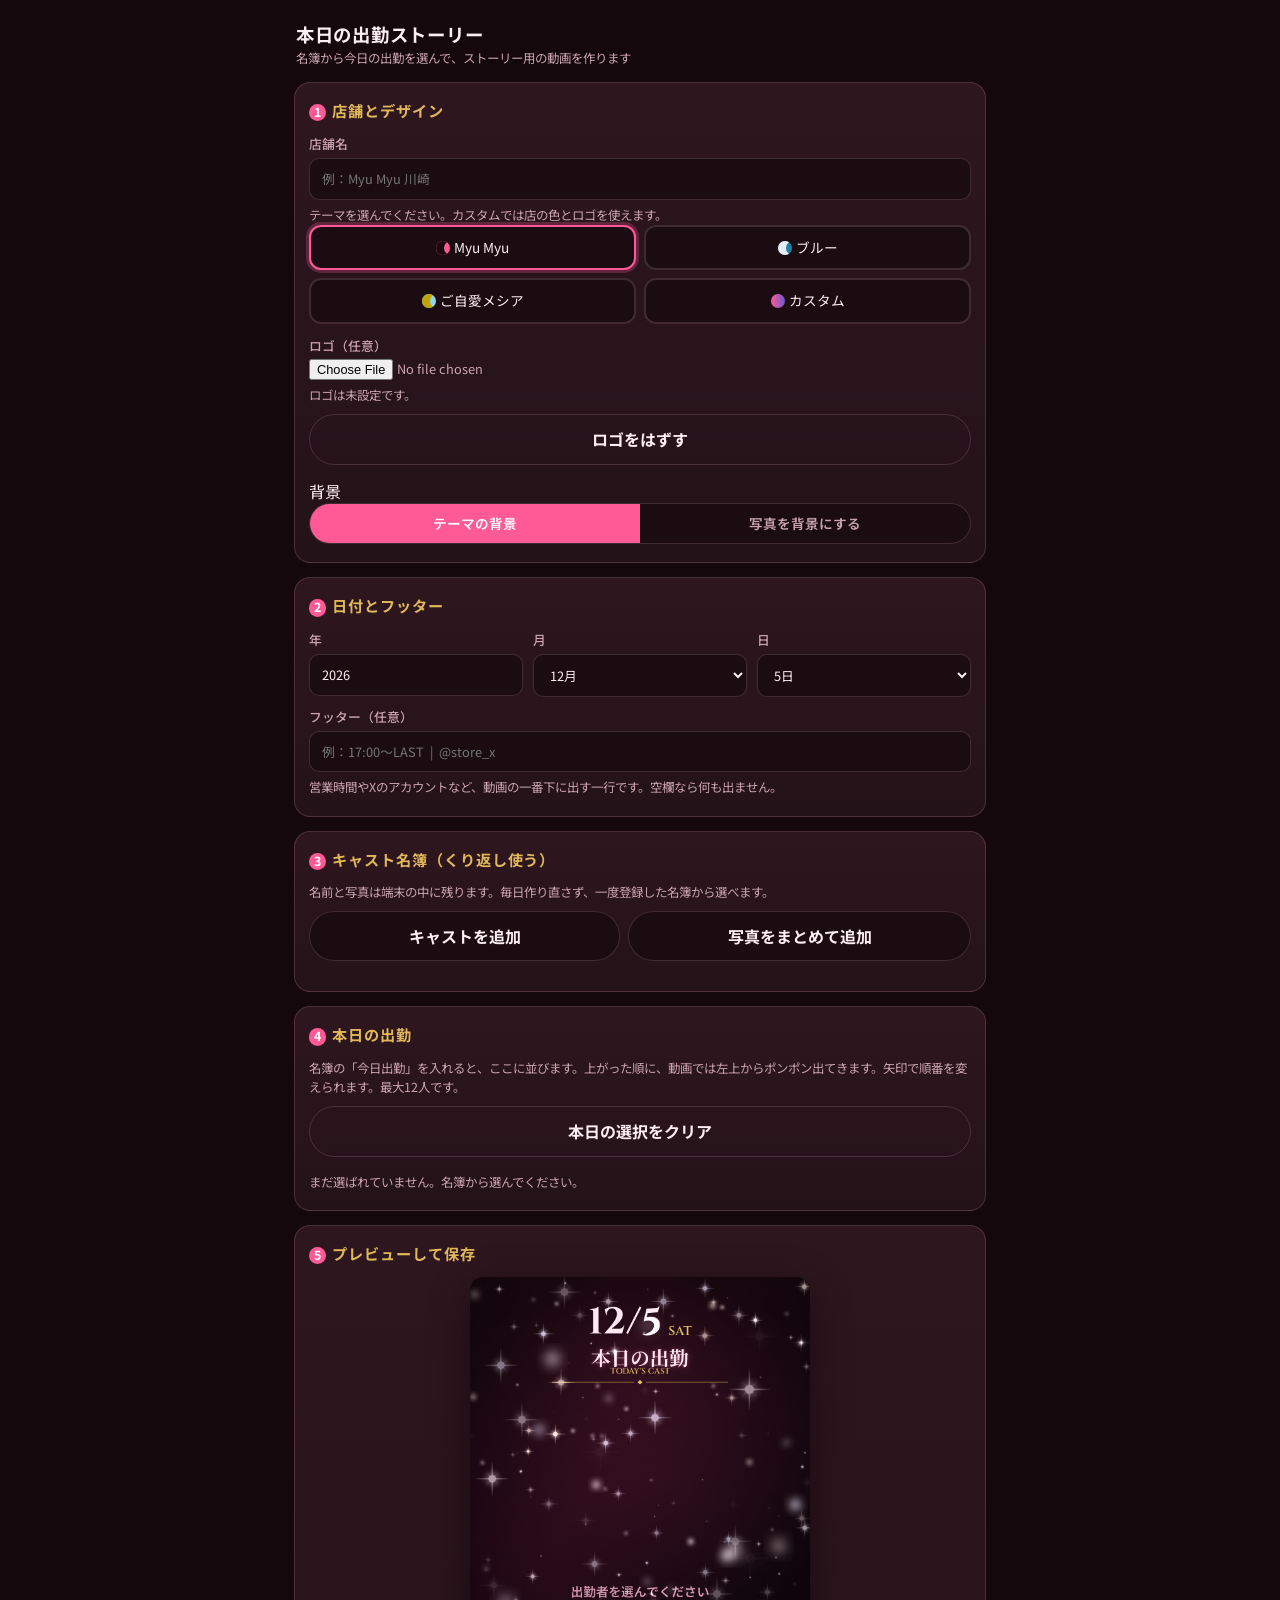
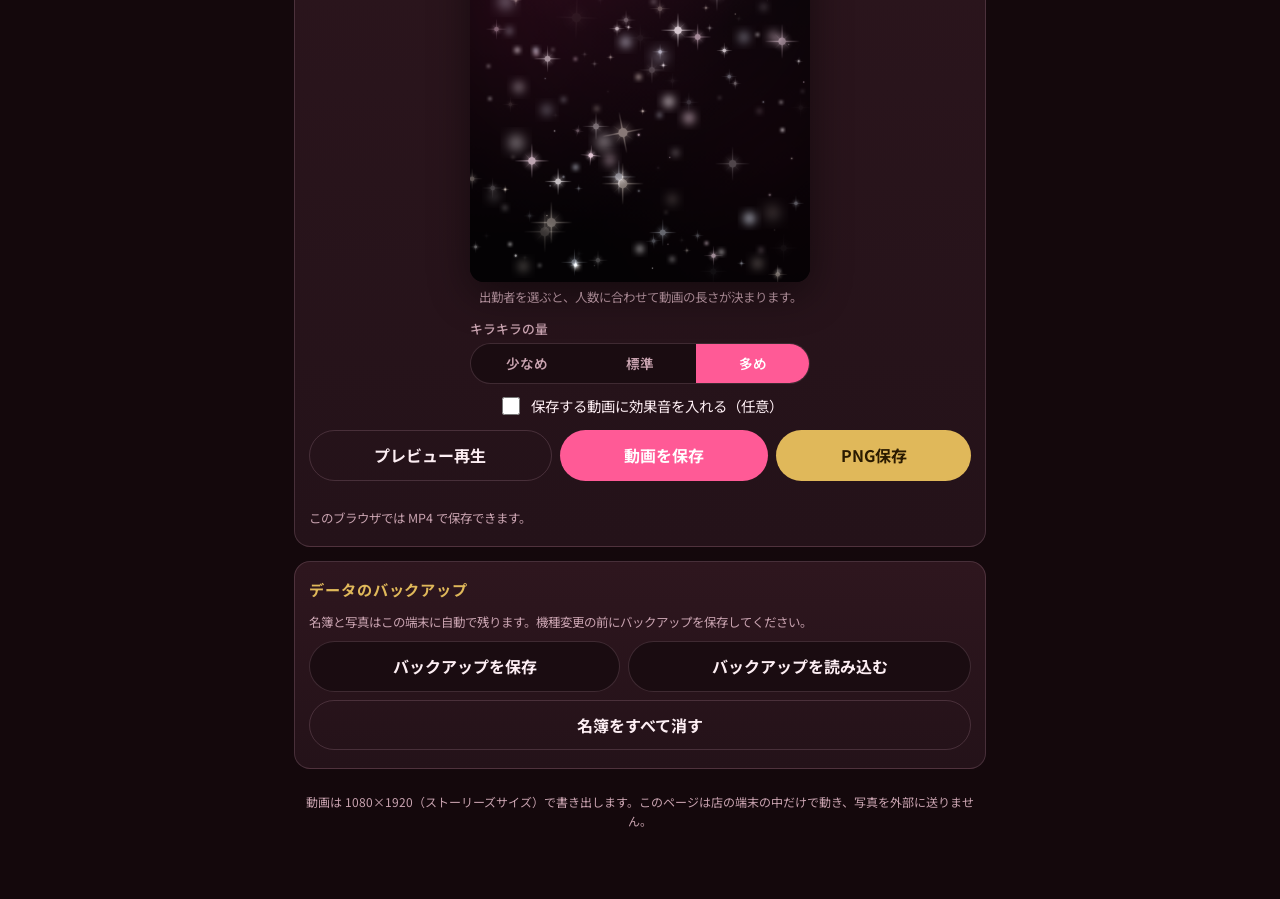
<file: shukkin/index.html>
<!DOCTYPE html>
<html lang="ja">
<head>
<meta charset="UTF-8">
<meta name="viewport" content="width=device-width, initial-scale=1, viewport-fit=cover">
<meta name="apple-mobile-web-app-capable" content="yes">
<meta name="mobile-web-app-capable" content="yes">
<meta name="apple-mobile-web-app-title" content="本日の出勤">
<meta name="theme-color" content="#1a0a10">
<link rel="icon" href="data:image/svg+xml,%3Csvg xmlns='http://www.w3.org/2000/svg' viewBox='0 0 32 32'%3E%3Ccircle cx='16' cy='16' r='14' fill='%23ff5a96'/%3E%3C/svg%3E">
<title>本日の出勤ストーリー</title>
<link rel="preconnect" href="https://fonts.googleapis.com">
<link rel="preconnect" href="https://fonts.gstatic.com" crossorigin>
<link href="https://fonts.googleapis.com/css2?family=Cinzel:wght@500;600;700&family=Cormorant+Garamond:ital,wght@1,500;1,600&family=Noto+Sans+JP:wght@400;500;700&family=Noto+Serif+JP:wght@500;600;700&family=Playfair+Display:ital,wght@0,600;1,500&display=swap" rel="stylesheet">
<style>
:root {
  --bg: #14080c;
  --bg2: #221017;
  --card: #2a141c;
  --ink: #fdeef3;
  --muted: #c9a3b0;
  --accent: #ff5a96;
  --accent-dim: #c4185a;
  --gold: #e0b85a;
  --line: rgba(255, 200, 220, 0.16);
  --ok: #3ecf8e;
  --warn: #f0c36a;
  --danger: #ff6b7a;
  --radius: 16px;
  --safe-t: env(safe-area-inset-top, 0px);
  --safe-b: env(safe-area-inset-bottom, 0px);
}
* { box-sizing: border-box; -webkit-tap-highlight-color: transparent; }
html, body {
  margin: 0; padding: 0;
  background: var(--bg); color: var(--ink);
  font-family: "Noto Sans JP", "Hiragino Sans", "Hiragino Kaku Gothic ProN", "Yu Gothic", Meiryo, sans-serif;
  font-size: 16px; line-height: 1.55;
}
body { padding-top: var(--safe-t); padding-bottom: calc(var(--safe-b) + 8px); }
button, input, select, textarea { font: inherit; color: inherit; }
img { max-width: 100%; }
.wrap { max-width: 720px; margin: 0 auto; padding: 12px 14px 40px; }
.hero-bar { display: flex; align-items: baseline; justify-content: space-between; gap: 8px; padding: 8px 2px 14px; }
.hero-bar h1 { margin: 0; font-size: 1.15rem; letter-spacing: 0.04em; font-weight: 700; }
.hero-bar .sub { color: var(--muted); font-size: 0.78rem; }
.banner-line {
  display: none; background: #3a2410; border: 1px solid rgba(240, 195, 106, 0.45);
  color: #ffe9b8; border-radius: 12px; padding: 12px 14px; margin-bottom: 14px; font-size: 0.9rem;
}
.banner-line.show { display: block; }
.banner-line strong { color: #fff; }
.banner-line .row { display: flex; flex-wrap: wrap; gap: 8px; margin-top: 10px; }
.banner-line button {
  background: var(--gold); color: #2a1a00; border: 0; border-radius: 999px;
  padding: 8px 14px; font-weight: 700; cursor: pointer;
}
.card {
  background: linear-gradient(180deg, #2e161e, #241219);
  border: 1px solid var(--line); border-radius: var(--radius);
  padding: 16px 14px 18px; margin-bottom: 14px;
}
.card h2 { margin: 0 0 12px; font-size: 0.95rem; letter-spacing: 0.06em; color: var(--gold); font-weight: 700; }
.step-num {
  display: inline-flex; align-items: center; justify-content: center;
  width: 1.4em; height: 1.4em; margin-right: 6px;
  border-radius: 50%; background: var(--accent); color: #fff;
  font-size: 0.78rem; font-weight: 700;
}
.grid-2 { display: grid; grid-template-columns: 1fr 1fr; gap: 10px; }
.grid-3 { display: grid; grid-template-columns: 1fr 1fr 1fr; gap: 10px; }
@media (max-width: 420px) { .grid-2.collapse { grid-template-columns: 1fr; } }
label.fld { display: flex; flex-direction: column; gap: 4px; font-size: 0.8rem; color: var(--muted); }
label.fld > span { font-weight: 500; }
input[type="text"], input[type="number"], input[type="color"], select, textarea {
  width: 100%; background: #1a0c11; border: 1px solid var(--line);
  border-radius: 10px; padding: 10px 12px; color: var(--ink);
}
input[type="color"] { height: 42px; padding: 4px; }
.themes { display: flex; flex-wrap: wrap; gap: 8px; }
.theme-btn {
  flex: 1 1 40%; min-width: 132px;
  background: #1a0c11; border: 2px solid var(--line); border-radius: 12px;
  padding: 10px 8px; cursor: pointer; text-align: center; font-size: 0.85rem;
}
.theme-btn.on { border-color: var(--accent); box-shadow: 0 0 0 3px rgba(255, 90, 150, 0.25); }
.swatch { display: inline-block; width: 14px; height: 14px; border-radius: 50%; vertical-align: -2px; margin-right: 4px; }
.custom-row { display: none; margin-top: 12px; }
.custom-row.show { display: block; }
.btn {
  display: inline-flex; align-items: center; justify-content: center; gap: 6px;
  border: 0; border-radius: 999px; padding: 12px 16px; font-weight: 700; cursor: pointer; text-decoration: none;
}
.btn:disabled { opacity: 0.45; cursor: not-allowed; }
.btn-accent { background: var(--accent); color: #fff; }
.btn-gold { background: var(--gold); color: #2a1a00; }
.btn-ghost { background: transparent; color: var(--ink); border: 1px solid var(--line); }
.btn-dark { background: #1a0c11; color: var(--ink); border: 1px solid var(--line); }
.btn-row { display: flex; flex-wrap: wrap; gap: 8px; margin-top: 8px; }
.btn-row .btn { flex: 1 1 auto; }
.hint { font-size: 0.78rem; color: var(--muted); margin: 6px 0 0; }
.warn { color: var(--warn); }
.ok { color: var(--ok); }
.preview-wrap { display: flex; flex-direction: column; align-items: center; gap: 10px; }
.stage {
  width: min(100%, 340px); aspect-ratio: 9 / 16; background: #000;
  border-radius: 14px; overflow: hidden; box-shadow: 0 12px 40px rgba(0,0,0,0.45); position: relative;
}
.stage canvas { width: 100%; height: 100%; display: block; }
#work { position: absolute; left: -9999px; top: 0; width: 1080px; height: 1920px; }
.toggle { display: flex; align-items: center; gap: 8px; font-size: 0.9rem; }
.toggle input { width: 18px; height: 18px; }
.seg {
  display: flex; width: 100%; border: 1px solid var(--line);
  border-radius: 999px; overflow: hidden; background: #1a0c11;
}
.seg button {
  flex: 1; border: 0; background: transparent; color: var(--muted);
  padding: 9px 8px; cursor: pointer; font-size: 0.85rem; font-weight: 600;
}
.seg button.on { background: var(--accent); color: #fff; }
.status { min-height: 1.3em; font-size: 0.85rem; color: var(--muted); text-align: center; margin-top: 4px; }
.progress { display: none; height: 6px; background: #1a0c11; border-radius: 99px; overflow: hidden; margin-top: 8px; }
.progress.show { display: block; }
.progress > span { display: block; height: 100%; width: 0; background: var(--accent); transition: width 0.15s; }
footer.note { font-size: 0.75rem; color: var(--muted); text-align: center; padding: 10px 8px 20px; }

input[type="range"] {
  width: 100%; height: 28px; accent-color: var(--accent);
}
.bg-adjust { display: flex; gap: 12px; align-items: flex-start; margin-top: 10px; }
.bg-adjust[hidden] { display: none !important; }
#bgThumb {
  width: 90px; height: 160px; border-radius: 10px; background: #1a0c11;
  border: 1px solid var(--line); touch-action: none; cursor: grab; flex: 0 0 auto;
}
.bg-sliders { flex: 1; display: flex; flex-direction: column; gap: 6px; min-width: 0; }
.hidden { display: none !important; }

.roster { display: flex; flex-direction: column; gap: 10px; margin-top: 12px; }
.person {
  background: #1a0c11; border: 1px solid var(--line); border-radius: 12px; padding: 10px;
}
.person.on { border-color: var(--accent); box-shadow: 0 0 0 2px rgba(255, 90, 150, 0.22); }
.person-top { display: grid; grid-template-columns: 96px 1fr; gap: 10px; align-items: start; }
.thumb {
  width: 100%; aspect-ratio: 1 / 1.15; border-radius: 8px; overflow: hidden;
  background: #2a1520; position: relative; touch-action: none; cursor: grab;
}
.thumb canvas, .thumb img { width: 100%; height: 100%; object-fit: cover; pointer-events: none; }
.thumb .ph {
  position: absolute; inset: 0; display: flex; align-items: center; justify-content: center;
  color: var(--muted); font-size: 0.72rem; text-align: center; padding: 6px;
}
.person-fields { display: flex; flex-direction: column; gap: 6px; }
.person-fields input[type="text"] { padding: 8px 10px; font-size: 0.88rem; }
.mini-row { display: flex; gap: 6px; }
.mini-row label, .mini-row button {
  flex: 1; font-size: 0.72rem; padding: 8px 0; text-align: center;
  border-radius: 8px; border: 1px solid var(--line); background: #241016; cursor: pointer;
}
.person input[type="file"] { display: none; }
.chk {
  display: flex; align-items: center; gap: 8px;
  background: #241016; border: 1px solid var(--line);
  border-radius: 8px; padding: 8px 10px; font-weight: 700; font-size: 0.85rem;
  margin-top: 8px; cursor: pointer;
}
.chk input { width: 20px; height: 20px; accent-color: var(--accent); }
.today-list { display: flex; flex-direction: column; gap: 8px; margin-top: 10px; }
.today-item {
  display: grid; grid-template-columns: 52px 56px 1fr auto; gap: 8px; align-items: center;
  background: #1a0c11; border: 1px solid var(--line); border-radius: 12px; padding: 8px;
}
.today-item .idx {
  font-weight: 700; color: var(--gold); text-align: center; font-size: 0.9rem;
}
.today-item .mini-thumb {
  width: 56px; height: 64px; border-radius: 8px; overflow: hidden; background: #2a1520;
}
.today-item .mini-thumb canvas { width: 100%; height: 100%; display: block; }
.today-item .meta { min-width: 0; }
.today-item .meta .nm { font-weight: 700; font-size: 0.92rem; white-space: nowrap; overflow: hidden; text-overflow: ellipsis; }
.today-item .meta .sub { font-size: 0.72rem; color: var(--muted); white-space: nowrap; overflow: hidden; text-overflow: ellipsis; }
.ord { display: flex; flex-direction: column; gap: 4px; }
.ord button, .today-item .off {
  min-width: 44px; min-height: 36px; border-radius: 8px; border: 1px solid var(--line);
  background: #241016; color: var(--ink); cursor: pointer; font-weight: 700;
}
.today-item .off { margin-left: 0; }
.count-pill {
  display: inline-block; margin-left: 8px; font-size: 0.75rem; color: #fff;
  background: var(--accent); border-radius: 999px; padding: 2px 8px; vertical-align: 1px;
}
</style>
</head>
<body>
<div class="wrap">
  <header class="hero-bar">
    <div>
      <h1>本日の出勤ストーリー</h1>
      <div class="sub">名簿から今日の出勤を選んで、ストーリー用の動画を作ります</div>
    </div>
  </header>

  <div id="lineBanner" class="banner-line">
    <strong>LINEの中で開いています。</strong>
    このままでは動画の保存ができないことがあります。右上の「…」から <b>Safari</b>（iPhone）または <b>Chrome</b>（Android）で開いてください。
    <div class="row">
      <button type="button" id="btnCopyUrl">リンクをコピー</button>
    </div>
  </div>

  <section class="card">
    <h2><span class="step-num">1</span>店舗とデザイン</h2>
    <label class="fld"><span>店舗名</span>
      <input type="text" id="storeName" placeholder="例：Myu Myu 川崎" autocomplete="organization">
    </label>
    <p class="hint">テーマを選んでください。カスタムでは店の色とロゴを使えます。</p>
    <div class="themes" id="themeBtns">
      <button type="button" class="theme-btn on" data-theme="myumyu"><span class="swatch" style="background:#ff5a96;box-shadow:inset 8px 0 0 #1a0a10"></span>Myu Myu</button>
      <button type="button" class="theme-btn" data-theme="blue"><span class="swatch" style="background:#1e82a5;box-shadow:inset 8px 0 0 #e8eef4"></span>ブルー</button>
      <button type="button" class="theme-btn" data-theme="gojiai"><span class="swatch" style="background:#95d3ea;box-shadow:inset 8px 0 0 #bfa604"></span>ご自愛メシア</button>
      <button type="button" class="theme-btn" data-theme="custom"><span class="swatch" style="background:linear-gradient(90deg,#ff5a96,#6a5acd)"></span>カスタム</button>
    </div>
    <div id="customRow" class="custom-row">
      <div class="grid-2">
        <label class="fld"><span>メインの色</span><input type="color" id="color1" value="#ff5a96"></label>
        <label class="fld"><span>背景の色</span><input type="color" id="color2" value="#14080c"></label>
      </div>
    </div>
    <div id="logoRow" class="custom-row">
      <label class="fld" style="margin-top:8px"><span>ロゴ（任意）</span>
        <input type="file" id="logoFile" accept="image/*">
      </label>
      <p class="hint" id="logoHint"></p>
      <div class="btn-row"><button type="button" class="btn btn-ghost" id="btnClearLogo">ロゴをはずす</button></div>
    </div>

    <div class="fld" style="margin-top:14px">
      <span>背景</span>
      <div class="seg" id="bgModeSeg" role="radiogroup" aria-label="背景">
        <button type="button" data-bg="theme" class="on">テーマの背景</button>
        <button type="button" data-bg="photo">写真を背景にする</button>
      </div>
    </div>
    <div id="bgPhotoRow" class="custom-row">
      <div class="btn-row">
        <label class="btn btn-dark" for="bgPhoto">背景の写真を選ぶ</label>
        <input type="file" id="bgPhoto" accept="image/*" class="hidden">
        <button type="button" class="btn btn-ghost" id="btnClearBg">写真をはずす</button>
      </div>
      <p class="hint">写真は画面いっぱいに合わせて切り抜きます。右のつまみか、左のプレビューをドラッグして位置を直せます。暗さとぼかしで文字を読みやすくできます。</p>
      <div class="bg-adjust" id="bgAdjust" hidden>
        <canvas id="bgThumb" width="135" height="240"></canvas>
        <div class="bg-sliders">
          <label class="fld"><span>左右</span><input type="range" id="bgOx" min="15" max="85" value="50"></label>
          <label class="fld"><span>上下</span><input type="range" id="bgOy" min="15" max="85" value="50"></label>
          <label class="fld"><span>暗さ</span><input type="range" id="bgDark" min="0" max="80" value="40"></label>
          <label class="fld"><span>ぼかし</span><input type="range" id="bgBlur" min="0" max="24" value="8"></label>
        </div>
      </div>
    </div>
  </section>

  <section class="card">
    <h2><span class="step-num">2</span>日付とフッター</h2>
    <div class="grid-3">
      <label class="fld"><span>年</span><input type="number" id="year" min="2020" max="2099" step="1"></label>
      <label class="fld"><span>月</span><select id="month"></select></label>
      <label class="fld"><span>日</span><select id="day"></select></label>
    </div>
    <label class="fld" style="margin-top:10px"><span>フッター（任意）</span>
      <input type="text" id="footerText" placeholder="例：17:00〜LAST  |  @store_x" autocomplete="off">
    </label>
    <p class="hint">営業時間やXのアカウントなど、動画の一番下に出す一行です。空欄なら何も出ません。</p>
  </section>

  <section class="card">
    <h2><span class="step-num">3</span>キャスト名簿（くり返し使う）</h2>
    <p class="hint">名前と写真は端末の中に残ります。毎日作り直さず、一度登録した名簿から選べます。</p>
    <div class="btn-row">
      <button type="button" class="btn btn-dark" id="btnAddCast">キャストを追加</button>
      <label class="btn btn-dark" for="bulkPhotos">写真をまとめて追加</label>
      <input type="file" id="bulkPhotos" accept="image/*" multiple class="hidden">
    </div>
    <div id="roster" class="roster"></div>
  </section>

  <section class="card">
    <h2><span class="step-num">4</span>本日の出勤<span id="todayCount" class="count-pill hidden">0人</span></h2>
    <p class="hint">名簿の「今日出勤」を入れると、ここに並びます。上がった順に、動画では左上からポンポン出てきます。矢印で順番を変えられます。最大12人です。</p>
    <div class="btn-row">
      <button type="button" class="btn btn-ghost" id="btnClearToday">本日の選択をクリア</button>
    </div>
    <div id="todayList" class="today-list"></div>
    <p class="hint" id="todayEmpty">まだ選ばれていません。名簿から選んでください。</p>
  </section>

  <section class="card">
    <h2><span class="step-num">5</span>プレビューして保存</h2>
    <div class="preview-wrap">
      <div class="stage">
        <canvas id="preview" width="540" height="960"></canvas>
      </div>
      <canvas id="work" width="1080" height="1920"></canvas>
    </div>
    <p class="hint" id="durationHint" style="text-align:center">動画の長さは出勤人数に合わせて自動で決まります。</p>
    <label class="fld" style="margin-top:12px;width:100%;max-width:340px;margin-left:auto;margin-right:auto">
      <span>キラキラの量</span>
      <div class="seg" id="sparkleAmt" role="radiogroup" aria-label="キラキラの量">
        <button type="button" data-sparkle="low">少なめ</button>
        <button type="button" data-sparkle="mid">標準</button>
        <button type="button" data-sparkle="high" class="on">多め</button>
      </div>
    </label>
    <label class="toggle" style="margin-top:10px;justify-content:center">
      <input type="checkbox" id="sfxOn"> 保存する動画に効果音を入れる（任意）
    </label>
    <div class="btn-row" style="margin-top:12px">
      <button type="button" class="btn btn-ghost" id="btnPlay">プレビュー再生</button>
      <button type="button" class="btn btn-accent" id="btnVideo">動画を保存</button>
      <button type="button" class="btn btn-gold" id="btnPng">PNG保存</button>
    </div>
    <div class="progress" id="progress"><span></span></div>
    <div class="status" id="status"></div>
    <p class="hint" id="formatHint"></p>
  </section>

  <section class="card">
    <h2>データのバックアップ</h2>
    <p class="hint">名簿と写真はこの端末に自動で残ります。機種変更の前にバックアップを保存してください。</p>
    <div class="btn-row">
      <button type="button" class="btn btn-dark" id="btnExport">バックアップを保存</button>
      <label class="btn btn-dark" for="importFile">バックアップを読み込む</label>
      <input type="file" id="importFile" accept="application/json,.json" class="hidden">
    </div>
    <div class="btn-row">
      <button type="button" class="btn btn-ghost" id="btnResetRoster">名簿をすべて消す</button>
    </div>
  </section>

  <footer class="note">
    動画は 1080×1920（ストーリーズサイズ）で書き出します。このページは店の端末の中だけで動き、写真を外部に送りません。
  </footer>
</div>
<script>
(function () {
  "use strict";

  const W = 1080, H = 1920, FPS = 30;
  const WEEK_EN = ["SUN","MON","TUE","WED","THU","FRI","SAT"];
  const MAX_TODAY = 12;
  const LS_KEY = "shukkin-story-v1";
  const IDB_NAME = "shukkin-story";
  const IDB_STORE = "photos";

  const THEMES = {
    myumyu: {
      light: false,
      bgTop: [18,8,14], bgBottom: [8,4,8],
      glowA: [90,18,48], glowB: [160,40,90], glowC: [60,10,30],
      accent: [255,92,150], accentDark: [196,28,90], accentLight: [255,186,210],
      gold: [232,196,96], goldDark: [176,130,40],
      header: [255,232,240,200], subheader: [255,230,240],
      pill: [40,12,24,230], pillBorder: [255,120,170,160],
      vertical: [255,200,220,200],
      cellBorder: [255,230,238], labelBg: [255,244,248], labelFg: [160,30,80],
      emptyTop: [90,24,54], emptyBottom: [36,8,22], emptyText: [255,240,246],
      bannerBg: [16,4,10,248], bannerTitle: [255,228,200], bannerName: [255,250,252],
      sparkle: [255,236,244]
    },
    blue: {
      light: true,
      bgTop: [232,238,244], bgBottom: [214,226,236],
      glowA: [200,220,235], glowB: [180,210,230], glowC: [240,246,252],
      accent: [30,130,165], accentDark: [18,80,120], accentLight: [120,200,220],
      gold: [220,188,90], goldDark: [160,120,40],
      header: [255,255,255,210], subheader: [20,110,145],
      pill: [236,248,250,230], pillBorder: [160,210,220,160],
      vertical: [255,255,255,210],
      cellBorder: [255,255,255], labelBg: [255,255,255], labelFg: [20,110,145],
      emptyTop: [110,196,214], emptyBottom: [22,90,160], emptyText: [255,255,255],
      bannerBg: [12,24,44,250], bannerTitle: [255,255,255], bannerName: [255,255,255],
      sparkle: [255,255,255]
    },
    gojiai: {
      // Colors confirmed from official lit.link (https://lit.link/goziaimesia)
      // background #95d3ea and crest/wordmark, and official X @gozimesi_akb icon.
      // Deep teal text, darkened gold titles, and soft glows are inferred for contrast.
      light: true,
      clouds: true,
      ornament: "halo",
      sparkleSet: "gojiai",
      vignette: "mist",
      textShadow: true,
      bgTop: [186, 226, 242],
      bgBottom: [149, 211, 234],
      glowA: [255, 255, 255],
      glowB: [255, 244, 200],
      glowC: [255, 210, 230],
      accent: [48, 189, 208],
      accentDark: [14, 110, 128],
      accentLight: [116, 204, 218],
      gold: [191, 166, 4],
      goldDark: [120, 100, 8],
      header: [255, 255, 255, 250],
      subheader: [14, 90, 110],
      pill: [255, 255, 255, 235],
      pillBorder: [191, 166, 4, 180],
      vertical: [255, 255, 255, 235],
      cellBorder: [255, 255, 255],
      labelBg: [255, 255, 255],
      labelFg: [14, 90, 110],
      emptyTop: [116, 204, 218],
      emptyBottom: [40, 150, 180],
      emptyText: [255, 255, 255],
      bannerBg: [255, 255, 255, 255],
      bannerTitle: [120, 100, 8],
      bannerName: [14, 90, 110],
      sparkle: [255, 255, 255],
      logo: "[data-uri]"
    }
  };

  const FONTS = {
    sans: '"Noto Sans JP","Hiragino Sans","Hiragino Kaku Gothic ProN","Yu Gothic","YuGothic",sans-serif',
    serif: '"Noto Serif JP","Hiragino Mincho ProN","Yu Mincho","YuMincho","HiraMinProN-W6",serif',
    display: 'Cinzel,"Noto Serif JP","Times New Roman",serif',
    italic: '"Playfair Display","Cormorant Garamond","Noto Serif JP",serif'
  };

  const clamp = (v, a, b) => Math.max(a, Math.min(b, v));
  const lerp = (a, b, t) => a + (b - a) * t;
  const daysInMonth = (y, m) => new Date(y, m, 0).getDate();
  const css = (rgb, a) => a == null ? ("rgb("+rgb[0]+","+rgb[1]+","+rgb[2]+")") : ("rgba("+rgb[0]+","+rgb[1]+","+rgb[2]+","+a+")");
  function easeInOutCubic(t) {
    t = clamp(t, 0, 1);
    return t < 0.5 ? 4*t*t*t : 1 - Math.pow(-2*t+2, 3)/2;
  }
  function easeOutBack(t, s) {
    t = clamp(t, 0, 1); s = s == null ? 1.15 : s;
    return 1 + (s+1)*Math.pow(t-1,3) + s*Math.pow(t-1,2);
  }
  function hexToRgb(hex) {
    const m = /^#?([0-9a-f]{6})$/i.exec(hex);
    if (!m) return [255,90,150];
    const n = parseInt(m[1], 16);
    return [(n>>16)&255, (n>>8)&255, n&255];
  }
  function luma(c) { return 0.299*c[0]+0.587*c[1]+0.114*c[2]; }
  function mix(a,b,t){ return [lerp(a[0],b[0],t)|0, lerp(a[1],b[1],t)|0, lerp(a[2],b[2],t)|0]; }
  function seedRng(seed) {
    let s = seed >>> 0 || 1;
    return function () {
      s = (s * 1664525 + 1013904223) >>> 0;
      return s / 4294967296;
    };
  }

  function deriveCustom(c1, c2) {
    const accent = hexToRgb(c1), bg = hexToRgb(c2);
    const light = luma(bg) > 150;
    const ink = light ? mix(accent, [20,20,30], 0.35) : [255,240,246];
    return {
      light,
      bgTop: mix(bg, [255,255,255], light ? 0.08 : 0.04),
      bgBottom: mix(bg, [0,0,0], light ? 0.08 : 0.25),
      glowA: mix(accent, bg, 0.55),
      glowB: accent,
      glowC: mix(bg, accent, 0.3),
      accent, accentDark: mix(accent, [0,0,0], 0.35), accentLight: mix(accent, [255,255,255], 0.4),
      gold: [232,196,96], goldDark: [176,130,40],
      header: light ? [255,255,255,210] : [255,232,240,210],
      subheader: light ? ink : [255,230,240],
      pill: light ? [255,255,255,220] : [20,8,12,230],
      pillBorder: [accent[0], accent[1], accent[2], 160],
      vertical: light ? [255,255,255,210] : [255,200,220,200],
      cellBorder: light ? [255,255,255] : mix(accent, [255,255,255], 0.8),
      labelBg: [255,248,250], labelFg: light ? ink : mix(accent, [80,0,30], 0.4),
      emptyTop: mix(accent, bg, 0.25), emptyBottom: mix(accent, [0,0,0], 0.55),
      emptyText: [255,245,250],
      bannerBg: [Math.max(0,bg[0]*0.3)|0, Math.max(0,bg[1]*0.2)|0, Math.max(0,bg[2]*0.2)|0, 250],
      bannerTitle: [255,228,200], bannerName: [255,255,255],
      sparkle: mix(accent, [255,255,255], 0.7)
    };
  }
  function roundedRect(ctx, x, y, w, h, r) {
    r = Math.min(r, w/2, h/2);
    ctx.beginPath();
    ctx.moveTo(x+r, y);
    ctx.arcTo(x+w, y, x+w, y+h, r);
    ctx.arcTo(x+w, y+h, x, y+h, r);
    ctx.arcTo(x, y+h, x, y, r);
    ctx.arcTo(x, y, x+w, y, r);
    ctx.closePath();
  }
  function fillRound(ctx, x, y, w, h, r, fill) {
    ctx.fillStyle = fill;
    roundedRect(ctx, x, y, w, h, r);
    ctx.fill();
  }
  function trackText(ctx, text, x, y, tracking, align) {
    align = align || "left";
    const widths = [];
    let total = 0;
    for (const ch of text) {
      const w = ctx.measureText(ch).width;
      widths.push(w); total += w;
    }
    if (text.length > 1) total += tracking * (text.length - 1);
    let cx = x;
    if (align === "center") cx = x - total / 2;
    if (align === "right") cx = x - total;
    for (let i = 0; i < text.length; i++) {
      ctx.fillText(text[i], cx, y);
      cx += widths[i] + tracking;
    }
    return total;
  }
  function drawCover(ctx, img, x, y, w, h, ox, oy) {
    if (!img) return;
    ox = ox == null ? 0.5 : ox;
    oy = oy == null ? 0.5 : oy;
    const scale = Math.max(w / img.width, h / img.height);
    const dw = img.width * scale, dh = img.height * scale;
    let dx = x + w/2 - ox * dw;
    let dy = y + h/2 - oy * dh;
    dx = clamp(dx, x + w - dw, x);
    dy = clamp(dy, y + h - dh, y);
    ctx.drawImage(img, dx, dy, dw, dh);
  }
  function drawCoverClipped(ctx, img, x, y, w, h, r, ox, oy, border, borderColor) {
    ctx.save();
    if (border) {
      fillRound(ctx, x, y, w, h, r, borderColor || "#fff");
      const b = border;
      roundedRect(ctx, x+b, y+b, w-2*b, h-2*b, Math.max(1, r-b));
      ctx.clip();
      drawCover(ctx, img, x+b, y+b, w-2*b, h-2*b, ox, oy);
    } else {
      roundedRect(ctx, x, y, w, h, r);
      ctx.clip();
      drawCover(ctx, img, x, y, w, h, ox, oy);
    }
    ctx.restore();
  }
  function verticalGradient(ctx, x, y, w, h, c1, c2) {
    const g = ctx.createLinearGradient(0, y, 0, y+h);
    g.addColorStop(0, css(c1));
    g.addColorStop(1, css(c2));
    ctx.fillStyle = g;
    ctx.fillRect(x, y, w, h);
  }
  function radial(ctx, cx, cy, r, color, a) {
    const g = ctx.createRadialGradient(cx, cy, 0, cx, cy, r);
    g.addColorStop(0, css(color, a));
    g.addColorStop(1, css(color, 0));
    ctx.fillStyle = g;
    ctx.fillRect(cx-r, cy-r, r*2, r*2);
  }
  function drawCrown(ctx, cx, cy, w, h, gold, stroke) {
    ctx.save();
    ctx.fillStyle = css(gold);
    ctx.strokeStyle = css(stroke);
    ctx.lineWidth = 1;
    ctx.beginPath();
    ctx.moveTo(cx - w*0.50, cy + h*0.48);
    ctx.lineTo(cx - w*0.50, cy + h*0.28);
    ctx.lineTo(cx - w*0.48, cy - h*0.05);
    ctx.lineTo(cx - w*0.25, cy + h*0.18);
    ctx.lineTo(cx, cy - h*0.50);
    ctx.lineTo(cx + w*0.25, cy + h*0.18);
    ctx.lineTo(cx + w*0.48, cy - h*0.05);
    ctx.lineTo(cx + w*0.50, cy + h*0.28);
    ctx.lineTo(cx + w*0.50, cy + h*0.48);
    ctx.closePath();
    ctx.fill();
    ctx.stroke();
    ctx.fillStyle = "#fff6d0";
    ctx.beginPath();
    ctx.arc(cx, cy - h*0.50, Math.max(2, h*0.12), 0, Math.PI*2);
    ctx.fill();
    ctx.fillStyle = css(mix(gold, [255,255,220], 0.35));
    ctx.fillRect(cx - w*0.48, cy + h*0.22, w*0.96, h*0.14);
    ctx.restore();
  }
  function drawHalo(ctx, cx, cy, w, h, gold) {
    ctx.save();
    ctx.strokeStyle = css(mix(gold, [255,255,220], 0.25));
    ctx.lineWidth = Math.max(2.2, h * 0.11);
    ctx.beginPath();
    ctx.ellipse(cx, cy - h * 0.78, w * 0.30, h * 0.18, 0, 0, Math.PI * 2);
    ctx.stroke();
    ctx.strokeStyle = "rgba(255,255,240,0.75)";
    ctx.lineWidth = Math.max(1, h * 0.05);
    ctx.stroke();
    ctx.restore();
  }
  function drawWings(ctx, cx, cy, w, h, gold) {
    function wing(side) {
      ctx.save();
      ctx.translate(cx, cy);
      ctx.scale(side, 1);
      ctx.shadowColor = "rgba(70, 90, 140, 0.28)";
      ctx.shadowBlur = Math.max(4, h * 0.12);
      ctx.shadowOffsetY = 1;
      ctx.beginPath();
      ctx.moveTo(w * 0.08, h * 0.20);
      ctx.quadraticCurveTo(w * 0.28, -h * 0.95, w * 0.98, -h * 0.42);
      ctx.quadraticCurveTo(w * 0.72, -h * 0.18, w * 0.66, -h * 0.04);
      ctx.quadraticCurveTo(w * 0.90, h * 0.10, w * 0.58, h * 0.28);
      ctx.quadraticCurveTo(w * 0.80, h * 0.38, w * 0.42, h * 0.40);
      ctx.quadraticCurveTo(w * 0.22, h * 0.36, w * 0.08, h * 0.20);
      ctx.closePath();
      ctx.fillStyle = "rgba(236, 242, 255, 0.98)";
      ctx.fill();
      ctx.shadowColor = "transparent";
      ctx.strokeStyle = css(gold, 0.92);
      ctx.lineWidth = Math.max(1.3, h * 0.05);
      ctx.stroke();
      ctx.strokeStyle = "rgba(129, 112, 200, 0.35)";
      ctx.lineWidth = 1;
      ctx.beginPath();
      ctx.moveTo(w * 0.20, h * 0.08);
      ctx.quadraticCurveTo(w * 0.42, -h * 0.28, w * 0.78, -h * 0.30);
      ctx.stroke();
      ctx.beginPath();
      ctx.moveTo(w * 0.18, h * 0.18);
      ctx.quadraticCurveTo(w * 0.46, h * 0.06, w * 0.62, h * 0.16);
      ctx.stroke();
      ctx.restore();
    }
    wing(-1);
    wing(1);
  }
  function drawBannerOrnament(ctx, cx, cy, w, h, gold, stroke) {
    if (theme && theme.ornament === "halo") {
      drawWings(ctx, cx, cy + h * 0.06, w * 2.2, h * 1.45, gold);
      drawHalo(ctx, cx, cy, w, h, gold);
    }
    drawCrown(ctx, cx, cy, w, h, gold, stroke);
  }
  function drawCloudBand(ctx, atTop) {
    const bumps = [
      [0.00, 1.15, 0.55], [0.10, 0.95, 0.48], [0.22, 1.25, 0.62],
      [0.36, 1.00, 0.50], [0.50, 1.30, 0.66], [0.64, 0.98, 0.50],
      [0.78, 1.22, 0.60], [0.90, 1.00, 0.50], [1.00, 1.18, 0.58]
    ];
    const y0 = atTop ? 36 : (H - 28);
    const dir = atTop ? 1 : -1;
    ctx.save();
    for (let pass = 0; pass < 2; pass++) {
      ctx.fillStyle = pass === 0 ? "rgba(245,252,255,0.72)" : "rgba(255,255,255,0.80)";
      const lift = pass === 0 ? 18 : 0;
      for (let i = 0; i < bumps.length; i++) {
        const x = bumps[i][0] * W;
        const rx = bumps[i][1] * 92;
        const ry = bumps[i][2] * 70;
        ctx.beginPath();
        ctx.ellipse(x, y0 + dir * (ry * 0.15 + lift), rx, ry, 0, 0, Math.PI * 2);
        ctx.fill();
      }
    }
    ctx.restore();
  }

  const SPARKLE_PLAN = {
    low:  { nStar: 32, nStarSm: 48, nBokeh: 40, nDot: 32 },
    mid:  { nStar: 44, nStarSm: 70, nBokeh: 62, nDot: 44 },
    high: { nStar: 58, nStarSm: 88, nBokeh: 86, nDot: 68 }
  };
  const SPARKLE_COLORS = {
    white: [255, 255, 255],
    cool: [228, 242, 255],
    warm: [255, 246, 230],
    pink: [255, 232, 244],
    gold: [255, 236, 160]
  };
  function fillSprite(size, valueFn, rgb) {
    const c = document.createElement("canvas");
    c.width = c.height = size;
    const ctx = c.getContext("2d");
    const img = ctx.createImageData(size, size);
    const data = img.data;
    const cx = size / 2, cy = size / 2;
    const r = rgb[0], g = rgb[1], b = rgb[2];
    for (let y = 0; y < size; y++) {
      for (let x = 0; x < size; x++) {
        const v = valueFn(x + 0.5 - cx, y + 0.5 - cy, size);
        if (v <= 0.002) continue;
        const i = (y * size + x) * 4;
        data[i] = r; data[i+1] = g; data[i+2] = b;
        data[i+3] = (Math.min(1, v) * 255) | 0;
      }
    }
    ctx.putImageData(img, 0, 0);
    return c;
  }
  function starValue(dx, dy, size) {
    const ax = Math.abs(dx), ay = Math.abs(dy);
    const dist = Math.sqrt(dx * dx + dy * dy);
    const beam = Math.max(0.85, size * 0.026);
    const armLen = size * 0.49;
    const vert = Math.max(0, 1 - ax / beam) * Math.max(0, 1 - ay / armLen);
    const horz = Math.max(0, 1 - ay / beam) * Math.max(0, 1 - ax / armLen);
    const arms = Math.pow(vert, 1.12) + Math.pow(horz, 1.12);
    const rx = (dx + dy) * 0.70710678, ry = (dx - dy) * 0.70710678;
    const diagW = Math.max(0.55, size * 0.016);
    const diagLen = size * 0.30;
    const d1 = Math.max(0, 1 - Math.abs(rx) / diagW) * Math.max(0, 1 - Math.abs(ry) / diagLen);
    const d2 = Math.max(0, 1 - Math.abs(ry) / diagW) * Math.max(0, 1 - Math.abs(rx) / diagLen);
    const diags = 0.42 * (Math.pow(d1, 1.2) + Math.pow(d2, 1.2));
    const core = Math.pow(Math.max(0, 1 - dist / (size * 0.11)), 0.42);
    const glow = Math.pow(Math.max(0, 1 - dist / (size * 0.34)), 2.35) * 0.75;
    return Math.min(1, Math.pow(arms * 1.2 + diags + core * 1.55 + glow, 0.76));
  }
  function bokehValue(dx, dy, size) {
    const dist = Math.sqrt(dx * dx + dy * dy);
    const sigma = size * 0.22;
    return Math.min(1, Math.exp(-(dist * dist) / (2 * sigma * sigma)) * 0.90);
  }
  function dotValue(dx, dy, size) {
    const dist = Math.sqrt(dx * dx + dy * dy);
    const core = Math.pow(Math.max(0, 1 - dist / (size * 0.16)), 0.5);
    const glow = Math.pow(Math.max(0, 1 - dist / (size * 0.46)), 2.15) * 0.65;
    return Math.min(1, core * 1.25 + glow);
  }
  function tintedSet(sizes, valueFn) {
    const keys = Object.keys(SPARKLE_COLORS);
    return sizes.map(function (s) {
      const o = {};
      for (let i = 0; i < keys.length; i++) o[keys[i]] = fillSprite(s, valueFn, SPARKLE_COLORS[keys[i]]);
      return o;
    });
  }
  let sparkleSheets = null;
  function ensureSparkleSprites() {
    if (sparkleSheets) return;
    sparkleSheets = {
      flare: tintedSet([64, 88, 112, 136], starValue),
      star: tintedSet([28, 40, 52, 68], starValue),
      bokeh: tintedSet([24, 38, 54, 76, 100], bokehValue),
      dot: tintedSet([10, 14, 18, 24], dotValue)
    };
  }
  function pickColorKey(rand) {
    const set = (currentTheme() || {}).sparkleSet;
    const r = rand();
    if (set === "gojiai") {
      if (r < 0.42) return "white";
      if (r < 0.70) return "cool";
      if (r < 0.86) return "gold";
      return "pink";
    }
    if (r < 0.46) return "white";
    if (r < 0.72) return "cool";
    if (r < 0.88) return "warm";
    return "pink";
  }
  function addSparkleGroup(rand, n, kind, sizes, modes, baseA0, baseA1, drift, speed0, speed1) {
    for (let i = 0; i < n; i++) {
      const si = Math.min(sizes.length - 1, (Math.pow(rand(), 1.4) * sizes.length) | 0);
      const mode = modes[(rand() * modes.length) | 0];
      sparkles.push({
        kind: kind,
        si: si,
        color: pickColorKey(rand),
        x: 8 + rand() * (W - 16),
        y: 16 + rand() * (H - 32),
        phase: rand() * Math.PI * 2,
        speed: speed0 + rand() * (speed1 - speed0),
        driftX: (rand() - 0.5) * drift,
        driftY: (rand() - 0.5) * drift * 0.8,
        driftS: 0.22 + rand() * 0.45,
        baseA: baseA0 + rand() * (baseA1 - baseA0),
        mode: mode,
        rot: (kind === "flare" || kind === "star") && rand() < 0.18 ? (rand() - 0.5) * 0.4 : 0
      });
    }
  }
  function initSparkles() {
    ensureSparkleSprites();
    const plan = SPARKLE_PLAN[state.sparkleAmount] || SPARKLE_PLAN.high;
    const rand = seedRng(42);
    sparkles = [];
    addSparkleGroup(rand, plan.nStar, "flare", sparkleSheets.flare, ["pulse", "pulse", "flash"], 0.38, 0.82, 18, 1.0, 2.6);
    addSparkleGroup(rand, plan.nStarSm, "star", sparkleSheets.star, ["pulse", "flash", "pulse"], 0.40, 0.95, 16, 1.3, 3.4);
    addSparkleGroup(rand, plan.nBokeh, "bokeh", sparkleSheets.bokeh, ["soft", "soft", "pulse"], 0.22, 0.58, 42, 0.45, 1.3);
    addSparkleGroup(rand, plan.nDot, "dot", sparkleSheets.dot, ["pulse", "flash", "soft"], 0.35, 0.9, 14, 1.2, 3.6);
  }
  function sparkleTwinkle(sp, t) {
    const s = Math.sin(sp.phase + t * sp.speed);
    if (sp.mode === "flash") {
      const k = Math.max(0, s);
      return 0.07 + 0.93 * Math.pow(k, 5.5);
    }
    if (sp.mode === "soft") {
      return 0.30 + 0.55 * (0.5 + 0.5 * s);
    }
    return 0.40 + 0.60 * Math.pow(0.5 + 0.5 * s, 1.05);
  }
  function drawSparkles(ctx, t) {
    if (!sparkleSheets) ensureSparkleSprites();
    ctx.save();
    ctx.globalCompositeOperation = "lighter";
    for (let i = 0; i < sparkles.length; i++) {
      const sp = sparkles[i];
      const tw = sparkleTwinkle(sp, t);
      const a = sp.baseA * tw;
      if (a < 0.04) continue;
      const x = sp.x + Math.sin(sp.phase * 0.55 + t * sp.driftS) * sp.driftX;
      const y = sp.y + Math.cos(sp.phase * 0.4 + t * sp.driftS * 0.85) * sp.driftY;
      const sheet = sparkleSheets[sp.kind];
      const spr = sheet[sp.si][sp.color];
      ctx.globalAlpha = a;
      if (sp.rot) {
        ctx.save();
        ctx.translate(x, y);
        ctx.rotate(sp.rot);
        ctx.drawImage(spr, -spr.width / 2, -spr.height / 2);
        ctx.restore();
      } else {
        ctx.drawImage(spr, x - spr.width / 2, y - spr.height / 2);
      }
    }
    ctx.globalAlpha = 1;
    ctx.restore();
  }

  const $ = (id) => document.getElementById(id);

  const now = new Date();
  const state = {
    storeName: "",
    theme: "myumyu",
    color1: "#ff5a96",
    color2: "#14080c",
    sparkleAmount: "high",
    year: now.getFullYear(),
    month: now.getMonth() + 1,
    day: now.getDate(),
    footer: "",
    logoData: null,
    bgMode: "theme",
    bgData: null,
    bgOx: 0.5,
    bgOy: 0.5,
    bgDark: 0.40,
    bgBlur: 8,
    roster: [],
    todayIds: []
  };

  let theme = THEMES.myumyu;
  let layout = null;
  const images = {};
  let logoImg = null;
  let themeLogoImg = null, themeLogoKey = null;
  let staticLayer = null;
  let sparkles = [];
  let playing = false, playTimer = 0, playStart = 0;
  let saving = false;

  const work = $("work");
  const wctx = work.getContext("2d", { alpha: false });
  const preview = $("preview");
  const pctx = preview.getContext("2d", { alpha: false });

  let idb;
  function openDb() {
    return new Promise(function (resolve, reject) {
      if (!window.indexedDB) { resolve(null); return; }
      const req = indexedDB.open(IDB_NAME, 1);
      req.onupgradeneeded = function () {
        const db = req.result;
        if (!db.objectStoreNames.contains(IDB_STORE)) db.createObjectStore(IDB_STORE);
      };
      req.onsuccess = function () { idb = req.result; resolve(idb); };
      req.onerror = function () { reject(req.error); };
    });
  }
  function idbGet(key) {
    return new Promise(function (resolve, reject) {
      if (!idb) { resolve(null); return; }
      const r = idb.transaction(IDB_STORE, "readonly").objectStore(IDB_STORE).get(key);
      r.onsuccess = function () { resolve(r.result || null); };
      r.onerror = function () { reject(r.error); };
    });
  }
  function idbSet(key, val) {
    return new Promise(function (resolve, reject) {
      if (!idb) { resolve(); return; }
      const r = idb.transaction(IDB_STORE, "readwrite").objectStore(IDB_STORE).put(val, key);
      r.onsuccess = function () { resolve(); };
      r.onerror = function () { reject(r.error); };
    });
  }

  function newId() {
    return "c" + Date.now().toString(36) + Math.floor(Math.random() * 1e6).toString(36);
  }
  function personById(id) {
    for (let i = 0; i < state.roster.length; i++) if (state.roster[i].id === id) return state.roster[i];
    return null;
  }
  function todayPeople() {
    const out = [];
    for (let i = 0; i < state.todayIds.length; i++) {
      const p = personById(state.todayIds[i]);
      if (p) out.push(p);
    }
    return out;
  }

  let saveTimer = 0;
  function scheduleSave() {
    clearTimeout(saveTimer);
    saveTimer = setTimeout(function () { saveAll().catch(function (e) { console.warn(e); }); }, 250);
  }
  function metaPayload() {
    return Object.assign({
      storeName: state.storeName,
      theme: state.theme,
      color1: state.color1,
      color2: state.color2,
      sparkleAmount: state.sparkleAmount,
      year: state.year,
      month: state.month,
      day: state.day,
      footer: state.footer,
      todayIds: state.todayIds.slice(),
      roster: state.roster.map(function (p) {
        return { id: p.id, name: p.name || "", ox: p.ox ?? 0.5, oy: p.oy ?? 0.5, shift: p.shift || "", note: p.note || "" };
      })
    }, bgSettings());
  }
  async function saveAll() {
    const all = { version: 1, settings: metaPayload() };
    try { localStorage.setItem(LS_KEY, JSON.stringify(all)); } catch (e) { console.warn(e); }
    const photos = {};
    for (let i = 0; i < state.roster.length; i++) {
      const p = state.roster[i];
      if (p.dataUrl) photos[p.id] = p.dataUrl;
    }
    try { await idbSet("pack", { logo: state.logoData, photos: photos }); } catch (e) { console.warn(e); }
    try { await idbSet(BG_IDB_KEY, { data: state.bgData || null }); } catch (e) { console.warn("idb bg", e); }
  }
  async function loadAll() {
    let all = {};
    try { all = JSON.parse(localStorage.getItem(LS_KEY) || "{}"); } catch (e) {}
    const s = all.settings || all;
    if (s) {
      if (s.storeName != null) state.storeName = s.storeName;
      if (s.theme) state.theme = s.theme;
      if (s.color1) state.color1 = s.color1;
      if (s.color2) state.color2 = s.color2;
      if (s.sparkleAmount) state.sparkleAmount = s.sparkleAmount;
      applyBgSettings(s);
      if (s.year) state.year = s.year;
      if (s.month) state.month = s.month;
      if (s.day) state.day = s.day;
      if (s.footer != null) state.footer = s.footer;
      if (Array.isArray(s.todayIds)) state.todayIds = s.todayIds.slice();
      if (Array.isArray(s.roster)) {
        state.roster = s.roster.map(function (p) {
          return {
            id: p.id || newId(),
            name: p.name || "",
            ox: p.ox ?? 0.5,
            oy: p.oy ?? 0.5,
            shift: p.shift || "",
            note: p.note || "",
            dataUrl: null
          };
        });
      }
    }
    const pack = await idbGet("pack");
    if (pack) {
      if (pack.logo || pack.logo === "") {
        state.logoData = pack.logo;
        await setLogo(pack.logo);
      }
      if (pack.photos) {
        for (let i = 0; i < state.roster.length; i++) {
          const p = state.roster[i];
          const url = pack.photos[p.id];
          if (url) {
            p.dataUrl = url;
            await setPersonImage(p.id, url);
          }
        }
      }
    }
    try {
      const bgPack = await idbGet(BG_IDB_KEY);
      if (bgPack && bgPack.data) await setBgImage(bgPack.data);
    } catch (e) { console.warn("idb bg", e); }
  }

  function loadImage(src) {
    return new Promise(function (resolve, reject) {
      const im = new Image();
      im.onload = function () { resolve(im); };
      im.onerror = reject;
      im.src = src;
    });
  }
  async function setPersonImage(id, dataUrl) {
    images[id] = await loadImage(dataUrl);
  }
  async function setLogo(dataUrl) {
    logoImg = dataUrl ? await loadImage(dataUrl) : null;
  }
  async function ensureThemeLogo() {
    const data = (THEMES[state.theme] && THEMES[state.theme].logo) || null;
    if (!data || state.logoData) {
      if (!data) { themeLogoImg = null; themeLogoKey = null; }
      return;
    }
    if (state.logoData === "") return;
    if (themeLogoKey === state.theme && themeLogoImg) return;
    try {
      themeLogoImg = await loadImage(data);
      themeLogoKey = state.theme;
    } catch (e) {
      themeLogoImg = null;
      themeLogoKey = null;
    }
  }
  function activeLogo() {
    if (state.logoData) return logoImg;
    if (state.logoData === "") return null;
    return themeLogoImg;
  }
  function readFile(file, maxEdge, quality) {
    maxEdge = maxEdge || 900;
    quality = quality || 0.84;
    return new Promise(function (resolve, reject) {
      const fr = new FileReader();
      fr.onerror = reject;
      fr.onload = function () {
        const im = new Image();
        im.onload = function () {
          const scale = Math.min(1, maxEdge / Math.max(im.width, im.height));
          const w = Math.max(2, Math.round(im.width * scale));
          const h = Math.max(2, Math.round(im.height * scale));
          const c = document.createElement("canvas");
          c.width = w; c.height = h;
          c.getContext("2d").drawImage(im, 0, 0, w, h);
          resolve(c.toDataURL("image/jpeg", quality));
        };
        im.onerror = reject;
        im.src = fr.result;
      };
      fr.readAsDataURL(file);
    });
  }

  function currentTheme() {
    if (state.theme === "custom") return deriveCustom(state.color1, state.color2);
    return THEMES[state.theme] || THEMES.myumyu;
  }

  const BG_IDB_KEY = "__bg";
  let bgImg = null;

  function usePhotoBg() {
    return state.bgMode === "photo" && !!bgImg;
  }
  function bgSettings() {
    return {
      bgMode: state.bgMode || "theme",
      bgOx: state.bgOx ?? 0.5,
      bgOy: state.bgOy ?? 0.5,
      bgDark: state.bgDark ?? 0.40,
      bgBlur: state.bgBlur ?? 8,
      hasBg: !!state.bgData
    };
  }
  function applyBgSettings(s) {
    if (!s) return;
    if (s.bgMode === "photo" || s.bgMode === "theme") state.bgMode = s.bgMode;
    if (s.bgOx != null) state.bgOx = clamp(Number(s.bgOx), 0.15, 0.85);
    if (s.bgOy != null) state.bgOy = clamp(Number(s.bgOy), 0.15, 0.85);
    if (s.bgDark != null) state.bgDark = clamp(Number(s.bgDark), 0, 0.8);
    if (s.bgBlur != null) state.bgBlur = clamp(Number(s.bgBlur), 0, 24);
  }
  async function setBgImage(dataUrl) {
    if (!dataUrl) { state.bgData = null; bgImg = null; return; }
    state.bgData = dataUrl;
    try { bgImg = await loadImage(dataUrl); }
    catch (e) { bgImg = null; }
  }
  function photoChromeTheme(th) {
    if (!usePhotoBg()) return th;
    return Object.assign({}, th, {
      light: false,
      textShadow: false,
      header: [255, 255, 255, 250],
      subheader: [255, 245, 250],
      vertical: [255, 255, 255, 230],
      accentLight: [255, 245, 250]
    });
  }
  function paintBgThumb() {
    const cv = $("bgThumb");
    if (!cv) return;
    const ctx = cv.getContext("2d");
    ctx.fillStyle = "#000";
    ctx.fillRect(0, 0, cv.width, cv.height);
    if (!bgImg) return;
    ctx.save();
    const blur = state.bgBlur || 0;
    if (blur > 0) ctx.filter = "blur(" + Math.max(0.5, blur * cv.width / W) + "px)";
    const pad = blur > 0 ? 6 : 0;
    drawCover(ctx, bgImg, -pad, -pad, cv.width + pad * 2, cv.height + pad * 2, state.bgOx, state.bgOy);
    ctx.restore();
    if ((state.bgDark || 0) > 0) {
      ctx.fillStyle = "rgba(0,0,0," + state.bgDark + ")";
      ctx.fillRect(0, 0, cv.width, cv.height);
    }
  }
  function syncBgUI() {
    document.querySelectorAll("#bgModeSeg [data-bg]").forEach(function (b) {
      b.classList.toggle("on", b.dataset.bg === (state.bgMode || "theme"));
    });
    const row = $("bgPhotoRow");
    if (row) row.classList.toggle("show", state.bgMode === "photo");
    const adj = $("bgAdjust");
    if (adj) {
      if (state.bgMode === "photo" && state.bgData) adj.removeAttribute("hidden");
      else adj.setAttribute("hidden", "");
    }
    const ox = $("bgOx"), oy = $("bgOy"), dk = $("bgDark"), bl = $("bgBlur");
    if (ox) ox.value = String(Math.round((state.bgOx ?? 0.5) * 100));
    if (oy) oy.value = String(Math.round((state.bgOy ?? 0.5) * 100));
    if (dk) dk.value = String(Math.round((state.bgDark ?? 0.40) * 100));
    if (bl) bl.value = String(state.bgBlur ?? 8);
    paintBgThumb();
  }
  function drawCornerOrnaments(ctx, th) {
    ctx.save();
    ctx.strokeStyle = css(th.gold, th.light ? 0.22 : 0.28);
    ctx.lineWidth = 2;
    const corners = [[24,24,1,1],[W-24,24,-1,1],[24,H-24,1,-1],[W-24,H-24,-1,-1]];
    for (let i = 0; i < corners.length; i++) {
      const x = corners[i][0], y = corners[i][1], sx = corners[i][2], sy = corners[i][3];
      const rads = [40, 70, 100];
      for (let j = 0; j < rads.length; j++) {
        const rad = rads[j];
        ctx.beginPath();
        let start = 0, end = 0;
        if (sx > 0 && sy > 0) { start = Math.PI; end = Math.PI * 1.5; }
        else if (sx < 0 && sy > 0) { start = Math.PI * 1.5; end = Math.PI * 2; }
        else if (sx > 0 && sy < 0) { start = Math.PI * 0.5; end = Math.PI; }
        else { start = 0; end = Math.PI * 0.5; }
        ctx.arc(x, y, rad, start, end);
        ctx.stroke();
      }
    }
    ctx.restore();
  }
  function drawThemeBackdrop(ctx, th) {
    verticalGradient(ctx, 0, 0, W, H, th.bgTop, th.bgBottom);
    radial(ctx, W * 0.5, H * 0.12, W * 0.85, th.glowB, th.light ? 0.28 : 0.40);
    radial(ctx, W * 0.08, H * 0.55, W * 0.7, th.glowA, th.light ? 0.22 : 0.35);
    radial(ctx, W * 0.9, H * 0.8, W * 0.6, th.glowC, th.light ? 0.2 : 0.3);
    drawCornerOrnaments(ctx, th);
    if (th.clouds) {
      drawCloudBand(ctx, true);
      drawCloudBand(ctx, false);
    }
    const vig = ctx.createRadialGradient(W / 2, H * 0.48, W * 0.25, W / 2, H * 0.48, W * 0.85);
    if (th.vignette === "mist") {
      vig.addColorStop(0, "rgba(255,255,255,0)");
      vig.addColorStop(1, "rgba(255,255,255,0.18)");
    } else if (th.light) {
      vig.addColorStop(0, "rgba(0,0,0,0)");
      vig.addColorStop(1, "rgba(40,50,70,0.18)");
    } else {
      vig.addColorStop(0, "rgba(0,0,0,0)");
      vig.addColorStop(1, "rgba(0,0,0,0.55)");
    }
    ctx.fillStyle = vig;
    ctx.fillRect(0, 0, W, H);
  }
  function drawPhotoBackdrop(ctx, th) {
    ctx.fillStyle = "#000";
    ctx.fillRect(0, 0, W, H);
    ctx.save();
    const blur = state.bgBlur || 0;
    if (blur > 0) ctx.filter = "blur(" + blur + "px)";
    const pad = blur > 0 ? blur * 2 : 0;
    drawCover(ctx, bgImg, -pad, -pad, W + pad * 2, H + pad * 2, state.bgOx, state.bgOy);
    ctx.restore();
    const dark = state.bgDark ?? 0.40;
    if (dark > 0) {
      ctx.fillStyle = "rgba(0,0,0," + dark + ")";
      ctx.fillRect(0, 0, W, H);
    }
    drawCornerOrnaments(ctx, th);
  }
  function drawBackdrop(ctx, th) {
    if (usePhotoBg()) drawPhotoBackdrop(ctx, th);
    else drawThemeBackdrop(ctx, th);
  }
  async function assignBgPhoto(file) {
    const url = await readFile(file, 1440, 0.85);
    state.bgMode = "photo";
    state.bgOx = 0.5;
    state.bgOy = 0.5;
    await setBgImage(url);
    scheduleSave();
    syncBgUI();
    buildStatic();
    redrawPoster();
  }
  function clearBgPhoto() {
    state.bgMode = "theme";
    state.bgData = null;
    bgImg = null;
    const inp = $("bgPhoto");
    if (inp) inp.value = "";
    scheduleSave();
    syncBgUI();
    buildStatic();
    redrawPoster();
  }
  function bindBgControls() {
    document.querySelectorAll("#bgModeSeg [data-bg]").forEach(function (b) {
      b.addEventListener("click", function () {
        state.bgMode = b.dataset.bg;
        scheduleSave();
        syncBgUI();
        buildStatic();
        redrawPoster();
      });
    });
    $("bgPhoto").addEventListener("change", async function (e) {
      const f = e.target.files && e.target.files[0];
      e.target.value = "";
      if (f) await assignBgPhoto(f);
    });
    $("btnClearBg").addEventListener("click", function () { clearBgPhoto(); });
    function readSliders() {
      const ox = $("bgOx"), oy = $("bgOy"), dk = $("bgDark"), bl = $("bgBlur");
      if (ox) state.bgOx = clamp(Number(ox.value) / 100, 0.15, 0.85);
      if (oy) state.bgOy = clamp(Number(oy.value) / 100, 0.15, 0.85);
      if (dk) state.bgDark = clamp(Number(dk.value) / 100, 0, 0.8);
      if (bl) state.bgBlur = clamp(Number(bl.value), 0, 24);
    }
    ["bgOx", "bgOy", "bgDark", "bgBlur"].forEach(function (id) {
      $(id).addEventListener("input", function () {
        readSliders();
        paintBgThumb();
        buildStatic();
        redrawPoster();
      });
      $(id).addEventListener("change", function () {
        readSliders();
        scheduleSave();
        buildStatic();
        redrawPoster();
      });
    });
    const cv = $("bgThumb");
    let drag = null;
    function start(e) {
      if (!bgImg || state.bgMode !== "photo") return;
      const ev = e.touches ? e.touches[0] : e;
      drag = { x: ev.clientX, y: ev.clientY, ox: state.bgOx, oy: state.bgOy };
      e.preventDefault();
    }
    function move(e) {
      if (!drag) return;
      const ev = e.touches ? e.touches[0] : e;
      const r = cv.getBoundingClientRect();
      const scale = Math.max(r.width / bgImg.width, r.height / bgImg.height);
      state.bgOx = clamp(drag.ox - (ev.clientX - drag.x) / (bgImg.width * scale), 0.15, 0.85);
      state.bgOy = clamp(drag.oy - (ev.clientY - drag.y) / (bgImg.height * scale), 0.15, 0.85);
      const ox = $("bgOx"), oy = $("bgOy");
      if (ox) ox.value = String(Math.round(state.bgOx * 100));
      if (oy) oy.value = String(Math.round(state.bgOy * 100));
      paintBgThumb();
      buildStatic();
      redrawPoster();
      e.preventDefault();
    }
    function end() {
      if (!drag) return;
      drag = null;
      scheduleSave();
    }
    cv.addEventListener("pointerdown", start);
    window.addEventListener("pointermove", move, { passive: false });
    window.addEventListener("pointerup", end);
    cv.addEventListener("touchstart", start, { passive: false });
    window.addEventListener("touchmove", move, { passive: false });
    window.addEventListener("touchend", end);
  }


  function rowPlan(n) {
    if (n <= 0) return { cols: 2, rows: 1, counts: [0] };
    if (n === 1) return { cols: 1, rows: 1, counts: [1] };
    if (n === 2) return { cols: 2, rows: 1, counts: [2] };
    if (n === 3) return { cols: 2, rows: 2, counts: [2, 1] };
    if (n === 4) return { cols: 2, rows: 2, counts: [2, 2] };
    if (n === 5) return { cols: 3, rows: 2, counts: [3, 2] };
    if (n === 6) return { cols: 3, rows: 2, counts: [3, 3] };
    if (n === 7) return { cols: 3, rows: 3, counts: [3, 3, 1] };
    if (n === 8) return { cols: 3, rows: 3, counts: [3, 3, 2] };
    if (n === 9) return { cols: 3, rows: 3, counts: [3, 3, 3] };
    if (n === 10) return { cols: 3, rows: 4, counts: [3, 3, 3, 1] };
    if (n === 11) return { cols: 3, rows: 4, counts: [3, 3, 3, 2] };
    return { cols: 3, rows: 4, counts: [3, 3, 3, 3] };
  }

  function timingFor(n) {
    const start = n <= 3 ? 0.65 : 0.50;
    const popDur = 0.42;
    const minHold = 2.0;
    const minTotal = 6.0;
    const maxTotal = 10.0;
    let interval = n <= 1 ? 0 : (n <= 4 ? 0.40 : 0.34);
    let hold = minHold;
    let total = start + Math.max(0, n - 1) * interval + popDur + hold;
    if (total < minTotal) {
      hold = +(minTotal - (start + Math.max(0, n - 1) * interval + popDur)).toFixed(3);
      total = minTotal;
    }
    if (total > maxTotal && n > 1) {
      interval = Math.max(0.28, (maxTotal - start - popDur - minHold) / (n - 1));
      total = start + (n - 1) * interval + popDur + minHold;
      hold = minHold;
    }
    return { start: start, interval: interval, popDur: popDur, hold: hold, total: total };
  }
  function currentTiming() { return timingFor(todayPeople().length); }
  function currentDuration() { return currentTiming().total; }

  function fitFont(ctx, text, maxW, weight, size, family, minSize) {
    minSize = minSize || 18;
    let s = size;
    ctx.font = weight + " " + s + "px " + family;
    while (s > minSize && ctx.measureText(text).width > maxW) {
      s -= 1;
      ctx.font = weight + " " + s + "px " + family;
    }
    return s;
  }

  function computeLayout(n, people) {
    people = people || [];
    const plan = rowPlan(n);
    const compact = plan.rows >= 4;
    const mid = plan.rows === 3;
    const hasLogo = !!activeLogo();
    const topPad = hasLogo ? (compact ? 22 : 28) : (compact ? 36 : 48);
    const logoH = hasLogo ? (compact ? 72 : 100) : 0;
    const storeY = topPad + logoH + (hasLogo ? 10 : 0);
    const dateSize = compact ? 78 : (n <= 2 ? 118 : 96);
    const dateY = storeY + 46;
    const titleY = dateY + dateSize + (compact ? 8 : 14);
    const subY = titleY + (compact ? 50 : 62);
    const decoY = subY + (compact ? 40 : 46);
    const gridTop = decoY + (compact ? 16 : 24);
    const footerH = (state.footer || "").trim() ? (compact ? 70 : 86) : (compact ? 36 : 48);
    const gridBottom = H - footerH;
    const availH = Math.max(200, gridBottom - gridTop);
    const gapX = plan.cols === 1 ? 0 : (plan.cols === 2 ? 28 : 18);
    const gapY = compact ? 14 : (mid ? 20 : 26);
    const side = plan.cols === 1 ? 130 : (plan.cols === 2 ? 70 : 58);
    const gridW = W - side * 2;
    let cellW = plan.cols <= 0 ? gridW : (gridW - gapX * (plan.cols - 1)) / plan.cols;
    if (plan.cols === 1) cellW = Math.min(760, gridW);
    let cellH = (availH - gapY * (plan.rows - 1)) / Math.max(1, plan.rows);
    if (n <= 1) cellH = Math.min(cellH, 1180);
    if (n === 2) cellH = Math.min(cellH, 1120);
    const nameBar = (function () {
      let needShift = false;
      for (let i = 0; i < people.length; i++) if ((people[i].shift || "").trim()) { needShift = true; break; }
      if (compact) return needShift ? 78 : 58;
      if (plan.cols === 1) return needShift ? 118 : 90;
      if (plan.cols === 2) return needShift ? 100 : 76;
      return needShift ? 88 : 66;
    })();
    const radius = plan.cols === 1 ? 32 : (plan.cols === 2 ? 24 : 18);
    const border = plan.cols === 1 ? 6 : 4;
    const cells = [];
    const gridH = cellH * plan.rows + gapY * (plan.rows - 1);
    const gridY = gridTop + Math.max(0, (availH - gridH) / 2);
    let idx = 0;
    for (let r = 0; r < plan.rows; r++) {
      const count = plan.counts[r] || 0;
      const rowW = count * cellW + Math.max(0, count - 1) * gapX;
      const x0 = (W - rowW) / 2;
      const y = gridY + r * (cellH + gapY);
      for (let c = 0; c < count; c++) {
        const x = x0 + c * (cellW + gapX);
        cells.push({ x: x, y: y, w: cellW, h: cellH, i: idx });
        idx++;
      }
    }
    return {
      n: n, plan: plan, compact: compact, topPad: topPad, logoH: logoH,
      storeY: storeY, dateY: dateY, dateSize: dateSize, titleY: titleY, subY: subY, decoY: decoY,
      gridTop: gridTop, gridBottom: gridBottom, gridY: gridY, gridH: gridH, gridW: gridW,
      cellW: cellW, cellH: cellH, gapX: gapX, gapY: gapY, nameBar: nameBar,
      radius: radius, border: border, cells: cells, footerH: footerH, side: side
    };
  }

  function weekdayOfState() {
    return WEEK_EN[new Date(state.year, state.month - 1, state.day).getDay()];
  }
  function dateLabel() {
    return String(state.month) + "/" + String(state.day);
  }

  function inkMain(th) {
    return th.light ? th.subheader : th.header.slice(0, 3);
  }
  function inkSoft(th) {
    return th.light ? th.subheader : (th.accentLight || th.subheader);
  }

  function drawHeader(ctx, L, th) {
    const logo = activeLogo();
    if (logo) {
      const wide = logo.width / Math.max(1, logo.height) > 1.35;
      const maxW = L.compact ? 130 : 170;
      const maxH = wide ? (L.compact ? 54 : 70) : L.logoH;
      const sc = Math.min(maxW / logo.width, maxH / logo.height);
      const lw = logo.width * sc, lh = logo.height * sc;
      ctx.drawImage(logo, 36, L.topPad, lw, lh);
    }
    if (state.storeName) {
      ctx.save();
      ctx.textAlign = "center";
      ctx.textBaseline = "top";
      const size = L.compact ? 26 : 30;
      fitFont(ctx, state.storeName, W * 0.72, "500", size, FONTS.sans, 18);
      ctx.fillStyle = css(inkSoft(th), 0.95);
      if (th.textShadow) {
        ctx.shadowColor = "rgba(255,255,255,0.85)";
        ctx.shadowBlur = 8;
      }
      ctx.fillText(state.storeName, W / 2, L.storeY);
      ctx.restore();
    }

    const date = dateLabel();
    const wd = weekdayOfState();
    ctx.save();
    ctx.textAlign = "center";
    ctx.textBaseline = "top";
    ctx.font = "700 " + L.dateSize + "px " + FONTS.display;
    const dateW = ctx.measureText(date).width;
    ctx.font = "600 " + Math.max(34, (L.dateSize * 0.34) | 0) + "px " + FONTS.display;
    const wdW = ctx.measureText(wd).width;
    const gap = 20;
    const total = dateW + gap + wdW;
    const dx = W / 2 - total / 2;
    if (th.textShadow) {
      ctx.shadowColor = "rgba(20, 70, 95, 0.5)";
      ctx.shadowBlur = 12;
      ctx.shadowOffsetY = 2;
    } else {
      ctx.shadowColor = "rgba(0,0,0,0.35)";
      ctx.shadowBlur = th.light ? 0 : 10;
    }
    ctx.fillStyle = css(th.light ? th.goldDark || th.gold : (th.header.slice(0, 3)));
    ctx.font = "700 " + L.dateSize + "px " + FONTS.display;
    ctx.textAlign = "left";
    ctx.fillText(date, dx, L.dateY);
    ctx.fillStyle = css(th.gold);
    ctx.font = "600 " + Math.max(34, (L.dateSize * 0.34) | 0) + "px " + FONTS.display;
    const wdY = L.dateY + L.dateSize * 0.52;
    ctx.fillText(wd, dx + dateW + gap, wdY);
    ctx.restore();

    ctx.save();
    ctx.textAlign = "center";
    ctx.textBaseline = "top";
    const title = "本日の出勤";
    const tSize = L.compact ? 52 : 62;
    ctx.font = "700 " + tSize + "px " + FONTS.serif;
    if (th.textShadow) {
      ctx.shadowColor = "rgba(20, 70, 95, 0.45)";
      ctx.shadowBlur = 10;
      ctx.shadowOffsetY = 1;
    } else if (!th.light) {
      ctx.shadowColor = css(th.accent, 0.45);
      ctx.shadowBlur = 16;
    }
    ctx.fillStyle = css(th.light ? th.gold : inkMain(th));
    ctx.fillText(title, W / 2, L.titleY);
    ctx.restore();

    ctx.save();
    ctx.textAlign = "center";
    ctx.textBaseline = "top";
    const subSize = L.compact ? 22 : 26;
    ctx.font = "600 " + subSize + "px " + FONTS.display;
    ctx.fillStyle = css(th.gold, 0.95);
    if (th.textShadow) {
      ctx.shadowColor = "rgba(20, 70, 95, 0.4)";
      ctx.shadowBlur = 6;
    }
    ctx.fillText("TODAY'S CAST", W / 2, L.subY);
    ctx.restore();

    ctx.save();
    const lineW = L.compact ? 220 : 280;
    const ly = L.decoY;
    ctx.strokeStyle = css(th.gold, th.light ? 0.75 : 0.65);
    ctx.lineWidth = 2;
    ctx.beginPath();
    ctx.moveTo(W / 2 - lineW, ly);
    ctx.lineTo(W / 2 - 18, ly);
    ctx.moveTo(W / 2 + 18, ly);
    ctx.lineTo(W / 2 + lineW, ly);
    ctx.stroke();
    if (th.ornament === "halo") {
      drawHalo(ctx, W / 2, ly + 2, 36, 16, th.gold);
    } else {
      ctx.fillStyle = css(th.gold);
      ctx.beginPath();
      ctx.moveTo(W / 2, ly - 7);
      ctx.lineTo(W / 2 + 8, ly);
      ctx.lineTo(W / 2, ly + 7);
      ctx.lineTo(W / 2 - 8, ly);
      ctx.closePath();
      ctx.fill();
    }
    ctx.restore();
  }

  function drawFooter(ctx, L, th) {
    const text = (state.footer || "").trim();
    if (!text) return;
    ctx.save();
    ctx.textAlign = "center";
    ctx.textBaseline = "middle";
    const y = H - L.footerH / 2 - 6;
    fitFont(ctx, text, W * 0.86, "600", L.compact ? 26 : 30, FONTS.sans, 18);
    if (th.light) {
      ctx.fillStyle = css(th.accentDark || th.subheader, 0.95);
      ctx.shadowColor = "rgba(20, 60, 80, 0.35)";
      ctx.shadowBlur = 8;
    } else {
      ctx.fillStyle = css(inkSoft(th), 0.95);
    }
    ctx.fillText(text, W / 2, y);
    ctx.restore();
  }

  function drawEmptySlot(ctx, cell, L, th) {
    ctx.save();
    const photo = usePhotoBg();
    ctx.globalAlpha = photo ? 0.78 : (th.light ? 0.50 : 0.40);
    const fill = photo ? "rgba(0,0,0,0.42)" : (th.light ? "rgba(255,255,255,0.62)" : css(th.emptyTop, 0.45));
    fillRound(ctx, cell.x, cell.y, cell.w, cell.h, L.radius, fill);
    ctx.strokeStyle = css(th.cellBorder, photo ? 0.9 : (th.light ? 0.55 : 0.28));
    ctx.lineWidth = 2;
    roundedRect(ctx, cell.x, cell.y, cell.w, cell.h, L.radius);
    ctx.stroke();
    ctx.restore();
  }

  function drawCastCard(ctx, person, cell, L, th, scale, alpha) {
    const cx = cell.x + cell.w / 2;
    const cy = cell.y + cell.h / 2;
    ctx.save();
    ctx.translate(cx, cy);
    ctx.scale(scale, scale);
    ctx.translate(-cx, -cy);
    ctx.globalAlpha = alpha;

    const x = cell.x, y = cell.y, w = cell.w, h = cell.h;
    const bar = L.nameBar;
    const photoH = h - bar;
    ctx.save();
    ctx.shadowColor = th.light ? "rgba(20,60,80,0.22)" : "rgba(0,0,0,0.55)";
    ctx.shadowBlur = 18;
    ctx.shadowOffsetY = 8;
    fillRound(ctx, x, y, w, h, L.radius, css(th.cellBorder));
    ctx.restore();

    const img = images[person.id];
    if (img) {
      drawCoverClipped(ctx, img, x, y, w, photoH + 2, L.radius, person.ox, person.oy, 0, null);
      // re-fill bottom corners of photo so name bar sits flush; clip already rounded top
    } else {
      ctx.save();
      roundedRect(ctx, x, y, w, photoH + 2, L.radius);
      ctx.clip();
      verticalGradient(ctx, x, y, w, photoH, th.emptyTop, th.emptyBottom);
      ctx.restore();
    }
    // name bar
    fillRound(ctx, x, y + photoH - 2, w, bar + 2, L.radius, css(th.labelBg, 0.98));
    ctx.save();
    ctx.beginPath();
    ctx.rect(x - 1, y + photoH - 2, w + 2, 16);
    ctx.clip();
    ctx.fillStyle = css(th.labelBg, 0.98);
    ctx.fillRect(x - 1, y + photoH - 2, w + 2, 16);
    ctx.restore();
    ctx.strokeStyle = css(th.cellBorder);
    ctx.lineWidth = L.border;
    roundedRect(ctx, x, y, w, h, L.radius);
    ctx.stroke();

    const name = (person.name || " ").trim() || " ";
    const shift = (person.shift || "").trim();
    const note = (person.note || "").trim();
    const textX = x + w / 2;
    const nameY = shift ? (y + photoH + bar * 0.38) : (y + photoH + bar * 0.52);
    ctx.textAlign = "center";
    ctx.textBaseline = "middle";
    const nameSize = L.plan.cols === 1 ? 52 : (L.plan.cols === 2 ? 36 : (L.compact ? 26 : 30));
    fitFont(ctx, name, w - 20, "700", nameSize, FONTS.serif, 16);
    ctx.fillStyle = css(th.labelFg);
    ctx.fillText(name, textX, nameY);
    if (shift) {
      const shSize = L.plan.cols === 1 ? 28 : (L.compact ? 18 : 22);
      fitFont(ctx, shift, w - 20, "500", shSize, FONTS.sans, 14);
      ctx.fillStyle = css(th.light ? th.accentDark : th.accentDark, 0.95);
      ctx.fillText(shift, textX, y + photoH + bar * 0.72);
    }

    if (note) {
      const badgeSize = L.compact ? 18 : (L.plan.cols === 1 ? 26 : 20);
      ctx.font = "700 " + badgeSize + "px " + FONTS.sans;
      const tw = ctx.measureText(note).width;
      const bw = Math.min(w - 16, tw + 22);
      const bh = badgeSize + 14;
      const bx = x + w - L.border - 8 - bw;
      const by = y + L.border + 8;
      ctx.save();
      ctx.shadowColor = "rgba(0,0,0,0.25)";
      ctx.shadowBlur = 8;
      fillRound(ctx, bx, by, bw, bh, bh / 2, css(th.accent, 0.94));
      ctx.restore();
      ctx.fillStyle = th.light ? "#fff" : "#fff";
      ctx.textAlign = "center";
      ctx.textBaseline = "middle";
      ctx.font = "700 " + badgeSize + "px " + FONTS.sans;
      ctx.fillText(note, bx + bw / 2, by + bh / 2 + 1);
    }
    ctx.restore();
  }

  function popAmount(t, appearAt, popDur) {
    if (t < appearAt) return { scale: 0, alpha: 0, visible: false };
    const u = Math.min(1, (t - appearAt) / popDur);
    const sc = easeOutBack(u, 2.35);
    const a = Math.min(1, u / 0.35);
    return { scale: sc, alpha: a, visible: true, u: u };
  }

  function buildStatic() {
    theme = currentTheme();
    const people = todayPeople();
    layout = computeLayout(people.length, people);
    const c = document.createElement("canvas");
    c.width = W; c.height = H;
    const ctx = c.getContext("2d");
    drawBackdrop(ctx, theme);

    const chrome = photoChromeTheme(theme);
    drawHeader(ctx, layout, chrome);
    drawFooter(ctx, layout, chrome);
    for (let i = 0; i < layout.cells.length; i++) drawEmptySlot(ctx, layout.cells[i], layout, theme);
    staticLayer = c;
  }

  function drawFrame(ctx, t) {
    if (!staticLayer) buildStatic();
    ctx.drawImage(staticLayer, 0, 0);
    const people = todayPeople();
    const tm = timingFor(people.length);
    const L = layout;
    const th = theme;
    for (let i = 0; i < people.length; i++) {
      const appearAt = tm.start + i * tm.interval;
      const pop = popAmount(t, appearAt, tm.popDur);
      if (!pop.visible) continue;
      const cell = L.cells[i];
      if (!cell) continue;
      const lift = (1 - Math.min(1, pop.u / 0.85)) * 28;
      ctx.save();
      ctx.translate(0, lift);
      drawCastCard(ctx, people[i], cell, L, th, pop.scale, pop.alpha);
      ctx.restore();
    }
    if (people.length === 0) {
      ctx.save();
      ctx.textAlign = "center";
      ctx.textBaseline = "middle";
      ctx.font = "600 40px " + FONTS.sans;
      const emptyTh = photoChromeTheme(th);
      ctx.fillStyle = css(inkSoft(emptyTh), 0.8);
      if (usePhotoBg()) { ctx.shadowColor = "rgba(0,0,0,0.65)"; ctx.shadowBlur = 10; }
      ctx.fillText("出勤者を選んでください", W / 2, H * 0.52);
      ctx.restore();
    }
    drawSparkles(ctx, t);
  }

  function blitPreview() {
    pctx.drawImage(work, 0, 0, preview.width, preview.height);
  }
  function redrawPoster() {
    const d = currentDuration();
    drawFrame(wctx, d - 1 / FPS);
    blitPreview();
    updateDurationHint();
  }

  let audioCtx = null;
  function ensureAudio() {
    if (!audioCtx) audioCtx = new (window.AudioContext || window.webkitAudioContext)();
    if (audioCtx.state === "suspended") audioCtx.resume();
    return audioCtx;
  }
  function playTone(ctx, dest, t0, freq, amp, decay) {
    const osc = ctx.createOscillator();
    const g = ctx.createGain();
    osc.type = "sine";
    osc.frequency.value = freq;
    g.gain.setValueAtTime(0, t0);
    g.gain.linearRampToValueAtTime(amp, t0 + 0.006);
    g.gain.exponentialRampToValueAtTime(0.0001, t0 + decay);
    osc.connect(g); g.connect(dest);
    osc.start(t0); osc.stop(t0 + decay + 0.04);
  }
  function scheduleSfx(ctx, dest, when) {
    const people = todayPeople();
    const tm = timingFor(people.length);
    for (let i = 0; i < people.length; i++) {
      const t = when + tm.start + i * tm.interval;
      playTone(ctx, dest, t, 1320 + (i % 3) * 180, 0.055, 0.22);
      playTone(ctx, dest, t + 0.03, 1980 + (i % 3) * 220, 0.035, 0.28);
    }
  }

  function pickMime() {
    const types = [
      "video/mp4;codecs=avc1.42E01E,mp4a.40.2",
      "video/mp4;codecs=avc1.42001E",
      "video/mp4;codecs=avc1.42E01E",
      "video/mp4",
      "video/webm;codecs=vp9,opus",
      "video/webm;codecs=vp9",
      "video/webm;codecs=vp8,opus",
      "video/webm;codecs=vp8",
      "video/webm"
    ];
    if (!window.MediaRecorder || !MediaRecorder.isTypeSupported) return "";
    for (let i = 0; i < types.length; i++) {
      try { if (MediaRecorder.isTypeSupported(types[i])) return types[i]; } catch (e) {}
    }
    return "";
  }
  function extFor(mime) {
    return (mime || "").indexOf("mp4") >= 0 ? "mp4" : "webm";
  }
  function fileBase() {
    const n = (state.storeName || "shukkin").replace(/[\\/:*?"<>|]/g, "");
    return "shukkin_" + state.year + "-" + String(state.month).padStart(2, "0") + "-" + String(state.day).padStart(2, "0") + "_" + n;
  }
  function downloadBlob(blob, filename) {
    const url = URL.createObjectURL(blob);
    const a = document.createElement("a");
    a.href = url; a.download = filename;
    document.body.appendChild(a); a.click();
    setTimeout(function () { URL.revokeObjectURL(url); a.remove(); }, 4000);
    return url;
  }
  async function maybeShare(blob, filename, title) {
    const file = new File([blob], filename, { type: blob.type || "application/octet-stream" });
    if (navigator.canShare && navigator.canShare({ files: [file] })) {
      try { await navigator.share({ files: [file], title: title }); return true; } catch (e) {
        if (e && e.name === "AbortError") return true;
      }
    }
    downloadBlob(blob, filename);
    return false;
  }
  function setStatus(msg, cls) {
    const el = $("status");
    el.className = "status " + (cls || "");
    el.textContent = msg || "";
  }
  function setProgress(p) {
    const el = $("progress");
    if (p == null) { el.classList.remove("show"); return; }
    el.classList.add("show");
    el.firstElementChild.style.width = Math.round(clamp(p, 0, 1) * 100) + "%";
  }

  async function recordVideo() {
    if (!window.MediaRecorder) {
      throw new Error("このブラウザは動画の書き出しに対応していません。Safari または Chrome の最新版で開いてください。");
    }
    const mime = pickMime();
    if (!mime) {
      throw new Error("このブラウザでは動画形式が使えません。Safari で開き直してください。");
    }
    buildStatic();
    const DURATION = currentDuration();
    const stream = work.captureStream(FPS);
    const vtrack = stream.getVideoTracks()[0];
    let recStream = stream;
    let ctx = null;
    const wantSfx = $("sfxOn").checked;
    if (wantSfx) {
      ctx = ensureAudio();
      const dest = ctx.createMediaStreamDestination();
      recStream = new MediaStream([vtrack].concat(dest.stream.getAudioTracks()));
      scheduleSfx(ctx, dest, ctx.currentTime + 0.05);
    }
    const opts = { mimeType: mime, videoBitsPerSecond: 8000000 };
    let rec;
    try { rec = new MediaRecorder(recStream, opts); }
    catch (e) { rec = new MediaRecorder(recStream); }
    const chunks = [];
    rec.ondataavailable = function (e) { if (e.data && e.data.size) chunks.push(e.data); };
    const stopped = new Promise(function (resolve, reject) {
      rec.onstop = resolve;
      rec.onerror = function (ev) { reject(ev.error || new Error("録画に失敗しました")); };
    });
    rec.start(100);
    const t0 = performance.now();
    await new Promise(function (resolve) {
      const tick = function () {
        const t = Math.min(DURATION, (performance.now() - t0) / 1000);
        drawFrame(wctx, t);
        blitPreview();
        if (vtrack.requestFrame) try { vtrack.requestFrame(); } catch (e) {}
        setProgress(t / DURATION);
        if (t >= DURATION) resolve();
        else requestAnimationFrame(tick);
      };
      tick();
    });
    drawFrame(wctx, DURATION - 1 / FPS);
    blitPreview();
    if (vtrack.requestFrame) try { vtrack.requestFrame(); } catch (e) {}
    if (rec.state === "recording") rec.stop();
    await stopped;
    stream.getTracks().forEach(function (t) { t.stop(); });
    if (recStream !== stream) recStream.getTracks().forEach(function (t) { if (t.kind === "audio") t.stop(); });
    const blob = new Blob(chunks, { type: rec.mimeType || mime });
    if (!blob.size) throw new Error("動画データが空でした。別のブラウザで試してください。");
    return { blob: blob, mime: rec.mimeType || mime };
  }

  function isLineBrowser() { return /Line\//i.test(navigator.userAgent); }
  function isInAppBrowser() {
    return isLineBrowser() || /FBAN|FBAV|Instagram|Twitter|MicroMessenger/i.test(navigator.userAgent);
  }
  function syncThemeButtons() {
    document.querySelectorAll(".theme-btn").forEach(function (b) {
      b.classList.toggle("on", b.dataset.theme === state.theme);
    });
    $("customRow").classList.toggle("show", state.theme === "custom");
    $("logoRow").classList.add("show");
    $("logoHint").textContent = state.logoData ? "ロゴを使っています。" : (state.logoData === "" ? "ロゴは出していません。" : (THEMES[state.theme] && THEMES[state.theme].logo ? "テーマのロゴを使っています。" : "ロゴは未設定です。"));
  }
  function syncSparkleButtons() {
    document.querySelectorAll("#sparkleAmt [data-sparkle]").forEach(function (b) {
      b.classList.toggle("on", b.dataset.sparkle === state.sparkleAmount);
    });
  }
  function fillDateSelects() {
    const yEl = $("year"), mEl = $("month"), dEl = $("day");
    yEl.value = state.year;
    if (!mEl.options.length) {
      for (let m = 1; m <= 12; m++) {
        const o = document.createElement("option");
        o.value = String(m); o.textContent = m + "月";
        mEl.appendChild(o);
      }
    }
    mEl.value = String(state.month);
    const n = daysInMonth(state.year, state.month);
    if (state.day > n) state.day = n;
    const prev = dEl.value;
    dEl.innerHTML = "";
    for (let d = 1; d <= n; d++) {
      const o = document.createElement("option");
      o.value = String(d); o.textContent = d + "日";
      dEl.appendChild(o);
    }
    dEl.value = String(state.day);
    if (prev && !dEl.value) dEl.value = String(n);
  }
  function updateDurationHint() {
    const n = todayPeople().length;
    const tm = timingFor(n);
    const sec = Math.round(tm.total * 10) / 10;
    $("durationHint").textContent = n ? ("出勤 " + n + "人 ・ 動画の長さ 約" + sec + "秒") : "出勤者を選ぶと、人数に合わせて動画の長さが決まります。";
  }
  function updateFormatHint() {
    const mime = pickMime();
    const ext = extFor(mime);
    if (!window.MediaRecorder) {
      $("formatHint").textContent = "このブラウザでは動画を保存できません。Safari または Chrome で開いてください。";
    } else if (ext === "webm") {
      $("formatHint").textContent = "このブラウザでは WebM で保存されます。Instagram 用には iPhone の Safari で保存すると MP4 になります。";
    } else if (ext === "mp4") {
      $("formatHint").textContent = "このブラウザでは MP4 で保存できます。";
    } else {
      $("formatHint").textContent = "";
    }
  }

  function paintThumb(cv, person) {
    const ctx = cv.getContext("2d");
    ctx.clearRect(0, 0, cv.width, cv.height);
    ctx.fillStyle = "#2a1520";
    ctx.fillRect(0, 0, cv.width, cv.height);
    const img = person && images[person.id];
    if (img) drawCover(ctx, img, 0, 0, cv.width, cv.height, person.ox, person.oy);
  }

  function renderRoster() {
    const box = $("roster");
    box.innerHTML = "";
    for (let i = 0; i < state.roster.length; i++) {
      const p = state.roster[i];
      const on = state.todayIds.indexOf(p.id) >= 0;
      const el = document.createElement("div");
      el.className = "person" + (on ? " on" : "");
      el.dataset.id = p.id;

      const top = document.createElement("div");
      top.className = "person-top";
      const thumb = document.createElement("div");
      thumb.className = "thumb";
      thumb.dataset.pid = p.id;
      const cv = document.createElement("canvas");
      cv.width = 240; cv.height = 276;
      const ph = document.createElement("div");
      ph.className = "ph";
      ph.textContent = p.dataUrl ? "ドラッグで位置調整" : "写真なし";
      if (p.dataUrl) ph.style.display = "none";
      thumb.appendChild(cv);
      thumb.appendChild(ph);
      paintThumb(cv, p);

      const fields = document.createElement("div");
      fields.className = "person-fields";
      const name = document.createElement("input");
      name.type = "text"; name.placeholder = "名前"; name.value = p.name || ""; name.dataset.field = "name"; name.dataset.pid = p.id; name.autocomplete = "off";
      const shift = document.createElement("input");
      shift.type = "text"; shift.placeholder = "時間（例：18:00〜LAST）"; shift.value = p.shift || ""; shift.dataset.field = "shift"; shift.dataset.pid = p.id; shift.autocomplete = "off";
      const note = document.createElement("input");
      note.type = "text"; note.placeholder = "タグ（任意・例：新人）"; note.value = p.note || ""; note.dataset.field = "note"; note.dataset.pid = p.id; note.autocomplete = "off";
      const mini = document.createElement("div");
      mini.className = "mini-row";
      const lab = document.createElement("label");
      lab.textContent = "写真を選ぶ";
      const file = document.createElement("input");
      file.type = "file"; file.accept = "image/*"; file.dataset.photo = p.id;
      lab.appendChild(file);
      const rmPhoto = document.createElement("button");
      rmPhoto.type = "button"; rmPhoto.textContent = "写真をはずす"; rmPhoto.dataset.clearPhoto = p.id;
      mini.appendChild(lab); mini.appendChild(rmPhoto);
      fields.appendChild(name); fields.appendChild(shift); fields.appendChild(note); fields.appendChild(mini);

      top.appendChild(thumb); top.appendChild(fields);
      el.appendChild(top);

      const chk = document.createElement("label");
      chk.className = "chk";
      const cb = document.createElement("input");
      cb.type = "checkbox"; cb.checked = on; cb.dataset.toggle = p.id;
      chk.appendChild(cb);
      chk.appendChild(document.createTextNode("今日出勤"));
      el.appendChild(chk);

      const actions = document.createElement("div");
      actions.className = "mini-row";
      actions.style.marginTop = "8px";
      const rm = document.createElement("button");
      rm.type = "button"; rm.textContent = "名簿から削除"; rm.dataset.remove = p.id;
      actions.appendChild(rm);
      el.appendChild(actions);

      box.appendChild(el);
    }
  }

  function renderTodayList() {
    const box = $("todayList");
    const empty = $("todayEmpty");
    const pill = $("todayCount");
    const people = todayPeople();
    box.innerHTML = "";
    if (!people.length) {
      empty.style.display = "";
      pill.classList.add("hidden");
      return;
    }
    empty.style.display = "none";
    pill.classList.remove("hidden");
    pill.textContent = people.length + "人";
    for (let i = 0; i < people.length; i++) {
      const p = people[i];
      const el = document.createElement("div");
      el.className = "today-item";
      const idx = document.createElement("div");
      idx.className = "idx";
      idx.textContent = String(i + 1);
      const mt = document.createElement("div");
      mt.className = "mini-thumb";
      const cv = document.createElement("canvas");
      cv.width = 112; cv.height = 128;
      mt.appendChild(cv);
      paintThumb(cv, p);
      const meta = document.createElement("div");
      meta.className = "meta";
      const nm = document.createElement("div");
      nm.className = "nm";
      nm.textContent = p.name || "（名前なし）";
      const sub = document.createElement("div");
      sub.className = "sub";
      const bits = [];
      if (p.shift) bits.push(p.shift);
      if (p.note) bits.push(p.note);
      sub.textContent = bits.join("  /  ") || "時間・タグなし";
      meta.appendChild(nm); meta.appendChild(sub);
      const ord = document.createElement("div");
      ord.className = "ord";
      const up = document.createElement("button");
      up.type = "button"; up.textContent = "↑"; up.dataset.move = p.id; up.dataset.dir = "-1"; up.disabled = i === 0;
      const down = document.createElement("button");
      down.type = "button"; down.textContent = "↓"; down.dataset.move = p.id; down.dataset.dir = "1"; down.disabled = i === people.length - 1;
      const off = document.createElement("button");
      off.type = "button"; off.className = "off"; off.textContent = "外す"; off.dataset.untoggle = p.id;
      ord.appendChild(up); ord.appendChild(down);
      el.appendChild(idx); el.appendChild(mt); el.appendChild(meta); el.appendChild(ord);
      // put 外す under meta? keep compact: append off into ord
      ord.appendChild(off);
      box.appendChild(el);
    }
  }

  function toggleToday(id, want) {
    const i = state.todayIds.indexOf(id);
    const on = i >= 0;
    if (want == null) want = !on;
    if (want && !on) {
      if (state.todayIds.length >= MAX_TODAY) {
        setStatus("本日の出勤は最大" + MAX_TODAY + "人です。", "warn");
        return false;
      }
      state.todayIds.push(id);
    } else if (!want && on) {
      state.todayIds.splice(i, 1);
    }
    return true;
  }
  function moveToday(id, dir) {
    const i = state.todayIds.indexOf(id);
    if (i < 0) return;
    const j = i + dir;
    if (j < 0 || j >= state.todayIds.length) return;
    const tmp = state.todayIds[i];
    state.todayIds[i] = state.todayIds[j];
    state.todayIds[j] = tmp;
  }

  function addCast(prefill) {
    prefill = prefill || {};
    const p = {
      id: newId(),
      name: prefill.name || "",
      ox: 0.5, oy: 0.5,
      shift: prefill.shift || "",
      note: prefill.note || "",
      dataUrl: prefill.dataUrl || null
    };
    state.roster.push(p);
    return p;
  }

  async function assignPhotoTo(id, file) {
    const url = await readFile(file);
    const p = personById(id);
    if (!p) return;
    p.dataUrl = url;
    p.ox = 0.5; p.oy = 0.5;
    await setPersonImage(id, url);
    scheduleSave();
    refreshLists();
    buildStatic();
    redrawPoster();
  }

  function refreshLists() {
    renderRoster();
    renderTodayList();
    updateDurationHint();
  }
  function refreshAll() {
    theme = currentTheme();
    fillDateSelects();
    $("storeName").value = state.storeName;
    $("footerText").value = state.footer;
    $("color1").value = state.color1;
    $("color2").value = state.color2;
    syncThemeButtons();
    syncSparkleButtons();
    syncBgUI();
    refreshLists();
    buildStatic();
    redrawPoster();
  }

  function stopPreview() {
    playing = false;
    cancelAnimationFrame(playTimer);
    $("btnPlay").textContent = "プレビュー再生";
    redrawPoster();
  }
  function playPreview() {
    if (playing) { stopPreview(); return; }
    playing = true;
    $("btnPlay").textContent = "停止";
    const DURATION = currentDuration();
    buildStatic();
    const t0 = performance.now();
    const tick = function () {
      if (!playing) return;
      const t = Math.min(DURATION, (performance.now() - t0) / 1000);
      drawFrame(wctx, t);
      blitPreview();
      if (t >= DURATION) stopPreview();
      else playTimer = requestAnimationFrame(tick);
    };
    tick();
  }
  function copyLink() {
    const url = location.href;
    if (navigator.clipboard && navigator.clipboard.writeText) {
      navigator.clipboard.writeText(url).then(function () { setStatus("リンクをコピーしました。", "ok"); }).catch(function () { window.prompt("このリンクをコピーしてください", url); });
    } else {
      window.prompt("このリンクをコピーしてください", url);
    }
  }

  function bindRosterEvents() {
    const box = $("roster");
    box.addEventListener("input", function (e) {
      const t = e.target;
      if (!t.dataset.pid || !t.dataset.field) return;
      const p = personById(t.dataset.pid);
      if (!p) return;
      p[t.dataset.field] = t.value;
      scheduleSave();
      renderTodayList();
      buildStatic();
      redrawPoster();
    });
    box.addEventListener("change", async function (e) {
      const t = e.target;
      if (t.dataset.photo && t.files && t.files[0]) {
        await assignPhotoTo(t.dataset.photo, t.files[0]);
        t.value = "";
      }
      if (t.dataset.toggle) {
        const ok = toggleToday(t.dataset.toggle, t.checked);
        if (!ok) t.checked = false;
        scheduleSave();
        refreshLists();
        buildStatic();
        redrawPoster();
      }
    });
    box.addEventListener("click", function (e) {
      const clr = e.target.closest("[data-clear-photo]");
      if (clr) {
        const p = personById(clr.dataset.clearPhoto);
        if (p) { p.dataUrl = null; delete images[p.id]; }
        scheduleSave(); refreshAll();
        return;
      }
      const rm = e.target.closest("[data-remove]");
      if (rm) {
        const p = personById(rm.dataset.remove);
        const label = (p && p.name) ? p.name : "このキャスト";
        if (!confirm(label + "を名簿から削除します。よろしいですか？")) return;
        const id = rm.dataset.remove;
        state.roster = state.roster.filter(function (x) { return x.id !== id; });
        state.todayIds = state.todayIds.filter(function (x) { return x !== id; });
        delete images[id];
        scheduleSave(); refreshAll();
      }
    });
    let drag = null;
    function start(e, thumb) {
      const id = thumb.dataset.pid;
      if (!images[id]) return;
      const rec = personById(id);
      if (!rec) return;
      const ev = e.touches ? e.touches[0] : e;
      drag = { id: id, x: ev.clientX, y: ev.clientY, ox: rec.ox ?? 0.5, oy: rec.oy ?? 0.5, thumb: thumb };
      e.preventDefault();
    }
    function move(e) {
      if (!drag) return;
      const ev = e.touches ? e.touches[0] : e;
      const rec = personById(drag.id);
      const img = images[drag.id];
      if (!rec || !img) return;
      const r = drag.thumb.getBoundingClientRect();
      const scale = Math.max(r.width / img.width, r.height / img.height);
      rec.ox = clamp(drag.ox - (ev.clientX - drag.x) / (img.width * scale), 0.15, 0.85);
      rec.oy = clamp(drag.oy - (ev.clientY - drag.y) / (img.height * scale), 0.15, 0.85);
      paintThumb(drag.thumb.querySelector("canvas"), rec);
      e.preventDefault();
    }
    function end() {
      if (!drag) return;
      drag = null;
      scheduleSave();
      renderTodayList();
      buildStatic();
      redrawPoster();
    }
    box.addEventListener("mousedown", function (e) {
      const thumb = e.target.closest(".thumb");
      if (thumb) start(e, thumb);
    });
    box.addEventListener("touchstart", function (e) {
      const thumb = e.target.closest(".thumb");
      if (thumb) start(e, thumb);
    }, { passive: false });
    window.addEventListener("mousemove", move);
    window.addEventListener("touchmove", move, { passive: false });
    window.addEventListener("mouseup", end);
    window.addEventListener("touchend", end);
  }

  function bindTodayEvents() {
    $("todayList").addEventListener("click", function (e) {
      const mv = e.target.closest("[data-move]");
      if (mv) {
        moveToday(mv.dataset.move, Number(mv.dataset.dir));
        scheduleSave(); refreshLists(); buildStatic(); redrawPoster();
        return;
      }
      const off = e.target.closest("[data-untoggle]");
      if (off) {
        toggleToday(off.dataset.untoggle, false);
        scheduleSave(); refreshLists(); buildStatic(); redrawPoster();
      }
    });
  }

  async function main() {
    if (isLineBrowser() || isInAppBrowser()) {
      $("lineBanner").classList.add("show");
      if (!isLineBrowser()) {
        $("lineBanner").innerHTML = "<strong>アプリ内ブラウザで開いています。</strong> 動画の保存ができないことがあります。右上のメニューから Safari または Chrome で開いてください。<div class=\"row\"><button type=\"button\" id=\"btnCopyUrl\">リンクをコピー</button></div>";
      }
    }
    document.addEventListener("click", function (e) {
      if (e.target && e.target.id === "btnCopyUrl") copyLink();
    });

    try { await openDb(); } catch (e) { console.warn("IndexedDB unavailable", e); }
    await loadAll();
    await ensureThemeLogo();
    initSparkles();
    bindRosterEvents();
    bindTodayEvents();
    bindBgControls();
    refreshAll();
    updateFormatHint();
    try { await document.fonts.ready; buildStatic(); redrawPoster(); } catch (e) {}

    $("storeName").addEventListener("input", function () {
      state.storeName = $("storeName").value; scheduleSave(); buildStatic(); redrawPoster();
    });
    $("footerText").addEventListener("input", function () {
      state.footer = $("footerText").value; scheduleSave(); buildStatic(); redrawPoster();
    });
    $("year").addEventListener("change", function () {
      state.year = Number($("year").value); fillDateSelects(); scheduleSave(); buildStatic(); redrawPoster();
    });
    $("month").addEventListener("change", function () {
      state.month = Number($("month").value); fillDateSelects(); scheduleSave(); buildStatic(); redrawPoster();
    });
    $("day").addEventListener("change", function () {
      state.day = Number($("day").value); scheduleSave(); buildStatic(); redrawPoster();
    });
    document.querySelectorAll(".theme-btn").forEach(function (b) {
      b.addEventListener("click", async function () {
        state.theme = b.dataset.theme;
        if (state.theme === "gojiai" && !(state.storeName || "").trim()) {
          state.storeName = "ご自愛メシア";
          $("storeName").value = state.storeName;
        }
        syncThemeButtons();
        initSparkles();
        await ensureThemeLogo();
        scheduleSave();
        buildStatic();
        redrawPoster();
      });
    });
    $("color1").addEventListener("input", function () { state.color1 = $("color1").value; scheduleSave(); buildStatic(); redrawPoster(); });
    $("color2").addEventListener("input", function () { state.color2 = $("color2").value; scheduleSave(); buildStatic(); redrawPoster(); });
    $("logoFile").addEventListener("change", async function (e) {
      if (!e.target.files[0]) return;
      state.logoData = await readFile(e.target.files[0], 600, 0.9);
      await setLogo(state.logoData);
      syncThemeButtons();
      scheduleSave(); buildStatic(); redrawPoster();
    });
    $("btnClearLogo").addEventListener("click", function () {
      state.logoData = ""; logoImg = null; $("logoFile").value = "";
      syncThemeButtons();
      scheduleSave(); buildStatic(); redrawPoster();
    });
    $("btnAddCast").addEventListener("click", function () {
      addCast();
      scheduleSave(); refreshLists();
      const last = $("roster").lastElementChild;
      if (last) last.scrollIntoView({ block: "center" });
    });
    $("bulkPhotos").addEventListener("change", async function (e) {
      const files = Array.from(e.target.files || []);
      e.target.value = "";
      for (let i = 0; i < files.length; i++) {
        const p = addCast();
        const url = await readFile(files[i]);
        p.dataUrl = url;
        await setPersonImage(p.id, url);
      }
      scheduleSave(); refreshLists(); buildStatic(); redrawPoster();
      setStatus(files.length + "人を名簿に追加しました。名前を入れてください。", "ok");
    });
    $("btnClearToday").addEventListener("click", function () {
      if (!state.todayIds.length) return;
      if (!confirm("本日の出勤選択をすべて外します。名簿はそのまま残ります。よろしいですか？")) return;
      state.todayIds = [];
      scheduleSave(); refreshAll();
    });
    $("sparkleAmt").addEventListener("click", function (e) {
      const b = e.target.closest("[data-sparkle]");
      if (!b) return;
      state.sparkleAmount = b.dataset.sparkle;
      syncSparkleButtons();
      initSparkles();
      scheduleSave();
      redrawPoster();
    });
    $("btnPlay").addEventListener("click", function () { ensureAudio(); playPreview(); });
    $("btnPng").addEventListener("click", async function () {
      buildStatic();
      drawFrame(wctx, currentDuration() - 1 / FPS);
      blitPreview();
      const blob = await new Promise(function (r) { work.toBlob(r, "image/png"); });
      await maybeShare(blob, fileBase() + ".png", "本日の出勤");
      setStatus("最終フレームのPNGを保存しました。", "ok");
    });
    $("btnVideo").addEventListener("click", async function () {
      if (saving) return;
      if (!todayPeople().length) {
        setStatus("先に本日の出勤者を選んでください。", "warn");
        return;
      }
      if (isLineBrowser()) {
        setStatus("LINEの中では保存できないことがあります。Safari / Chrome で開いてから押してください。", "warn");
      }
      saving = true;
      $("btnVideo").disabled = true;
      stopPreview();
      const sec = Math.round(currentDuration());
      setStatus("動画を書き出しています… 約" + sec + "秒かかります。画面を閉じないでください。");
      setProgress(0);
      try {
        const result = await recordVideo();
        const ext = extFor(result.mime);
        await maybeShare(result.blob, fileBase() + "." + ext, "本日の出勤");
        if (ext === "webm") {
          setStatus("WebMで保存しました。InstagramにはMP4が必要なので、可能ならiPhoneのSafariで開き直して保存してください。", "warn");
        } else {
          setStatus("MP4を保存しました。Instagramのストーリーズに上げられます。", "ok");
        }
      } catch (e) {
        console.error(e);
        setStatus(e.message || "書き出しに失敗しました。", "warn");
      } finally {
        saving = false;
        $("btnVideo").disabled = false;
        setProgress(null);
        redrawPoster();
      }
    });
    $("btnExport").addEventListener("click", async function () {
      await saveAll();
      const payload = Object.assign({ version: 1, logoData: state.logoData, bgData: state.bgData || null }, metaPayload());
      payload.roster = state.roster.map(function (p) {
        return { id: p.id, name: p.name || "", ox: p.ox ?? 0.5, oy: p.oy ?? 0.5, shift: p.shift || "", note: p.note || "", photo: p.dataUrl || null };
      });
      const blob = new Blob([JSON.stringify(payload)], { type: "application/json" });
      downloadBlob(blob, "shukkin_backup.json");
      setStatus("バックアップを保存しました。", "ok");
    });
    $("importFile").addEventListener("change", async function (e) {
      const f = e.target.files && e.target.files[0];
      e.target.value = "";
      if (!f) return;
      if (!confirm("今の名簿と設定をバックアップの内容で上書きします。よろしいですか？")) return;
      try {
        const payload = JSON.parse(await f.text());
        state.storeName = payload.storeName || "";
        state.theme = payload.theme || "myumyu";
        state.color1 = payload.color1 || state.color1;
        state.color2 = payload.color2 || state.color2;
        if (payload.sparkleAmount) state.sparkleAmount = payload.sparkleAmount;
        state.year = payload.year || state.year;
        state.month = payload.month || state.month;
        state.day = payload.day || state.day;
        state.footer = payload.footer || "";
        state.logoData = payload.logoData || null;
        await setLogo(state.logoData);
        if (payload.bgMode || payload.bgData || payload.bgDark != null) {
          applyBgSettings(payload);
          await setBgImage(payload.bgData || null);
          if (!payload.bgMode && payload.bgData) state.bgMode = "photo";
        }
        Object.keys(images).forEach(function (k) { delete images[k]; });
        state.roster = [];
        if (payload.roster) {
          for (let i = 0; i < payload.roster.length; i++) {
            const v = payload.roster[i];
            const p = {
              id: v.id || newId(),
              name: v.name || "",
              ox: v.ox ?? 0.5,
              oy: v.oy ?? 0.5,
              shift: v.shift || "",
              note: v.note || "",
              dataUrl: v.photo || null
            };
            state.roster.push(p);
            if (p.dataUrl) await setPersonImage(p.id, p.dataUrl);
          }
        }
        state.todayIds = Array.isArray(payload.todayIds) ? payload.todayIds.filter(function (id) { return !!personById(id); }) : [];
        scheduleSave();
        await ensureThemeLogo();
        initSparkles();
        refreshAll();
        setStatus("バックアップを読み込みました。", "ok");
      } catch (err) {
        setStatus("読み込めませんでした。ファイルを確認してください。", "warn");
      }
    });
    $("btnResetRoster").addEventListener("click", function () {
      if (!confirm("名簿と本日の選択、写真をすべて消します。よろしいですか？")) return;
      state.roster = [];
      state.todayIds = [];
      Object.keys(images).forEach(function (k) { delete images[k]; });
      scheduleSave();
      refreshAll();
      setStatus("名簿を消しました。", "ok");
    });

    window.__SHUKKIN_TEST__ = {
      state: state,
      pickMime: pickMime,
      extFor: extFor,
      isLineBrowser: isLineBrowser,
      timingFor: timingFor,
      duration: currentDuration,
      drawAt: function (t) { buildStatic(); drawFrame(wctx, t); blitPreview(); return work.toDataURL("image/png"); },
      setupSample: setupSample,
      exportVideo: function () { return recordVideo(); },
      exportPng: async function () {
        buildStatic(); drawFrame(wctx, currentDuration() - 1 / FPS);
        return await new Promise(function (r) { work.toBlob(r, "image/png"); });
      },
      setBackground: async function (opts) {
        opts = opts || {};
        if (opts.clear) {
          state.bgMode = "theme";
          await setBgImage(null);
        } else {
          if (opts.mode) state.bgMode = opts.mode;
          if (opts.dataUrl) await setBgImage(opts.dataUrl);
          if (opts.ox != null) state.bgOx = clamp(opts.ox, 0.15, 0.85);
          if (opts.oy != null) state.bgOy = clamp(opts.oy, 0.15, 0.85);
          if (opts.dark != null) state.bgDark = clamp(opts.dark, 0, 0.8);
          if (opts.blur != null) state.bgBlur = clamp(opts.blur, 0, 24);
        }
        syncBgUI();
        buildStatic();
        redrawPoster();
        return true;
      }
    };
  }

  const SAMPLE_NAMES = ["さくら","みお","ひな","ゆい","あかり","なな","りお","まお","こはる","あい","ゆな","れい"];
  const SAMPLE_SHIFTS = ["17:00〜LAST","18:00〜LAST","19:00〜22:00","18:00〜LAST","","17:00〜LAST","18:00〜23:00","","19:00〜LAST","18:00〜LAST","17:00〜22:00",""];
  const SAMPLE_NOTES = ["","","新人","","","体験","","","","新人","",""];

  function makePlaceholderData(index, themeName) {
    const c = document.createElement("canvas");
    c.width = 600; c.height = 720;
    const ctx = c.getContext("2d");
    const h2rgb = function (h, s, v) {
      const f = function (n) { const k = (n + h / 60) % 6; return v - v * s * Math.max(Math.min(k, 4 - k, 1), 0); };
      return [f(5) * 255, f(3) * 255, f(1) * 255].map(function (x) { return x | 0; });
    };
    const mesia = themeName === "gojiai";
    const hue = mesia ? (185 + (index * 13) % 50) : (320 + (index * 17) % 80);
    const top = h2rgb(hue, mesia ? 0.22 : 0.3, 0.70);
    const bot = h2rgb(hue + 12, mesia ? 0.40 : 0.55, 0.30);
    verticalGradient(ctx, 0, 0, 600, 720, top, bot);
    ctx.fillStyle = "rgba(40,10,20,0.75)";
    ctx.beginPath(); ctx.ellipse(300, 270, 110, 115, 0, 0, Math.PI * 2); ctx.fill();
    ctx.beginPath();
    ctx.moveTo(80, 740); ctx.lineTo(130, 430); ctx.lineTo(230, 410); ctx.lineTo(300, 390);
    ctx.lineTo(370, 410); ctx.lineTo(470, 430); ctx.lineTo(520, 740); ctx.closePath(); ctx.fill();
    fillRound(ctx, 90, 560, 420, 80, 10, "rgba(0,0,0,0.5)");
    ctx.fillStyle = "#fff";
    ctx.font = "700 42px Cinzel, serif";
    ctx.textAlign = "center"; ctx.textBaseline = "middle";
    ctx.fillText("SAMPLE", 300, 600);
    return c.toDataURL("image/jpeg", 0.85);
  }

  async function setupSample(n, opts) {
    opts = opts || {};
    n = Math.max(1, Math.min(MAX_TODAY, n || 6));
    state.theme = opts.theme || "myumyu";
    state.sparkleAmount = opts.sparkleAmount || "high";
    state.year = opts.year || 2026;
    state.month = opts.month || 11;
    state.day = opts.day || 26;
    state.storeName = opts.storeName || (state.theme === "gojiai" ? "ご自愛メシア" : "Myu Myu 川崎");
    state.footer = opts.footer != null ? opts.footer : (state.theme === "gojiai" ? "17:00〜LAST  |  @gozimesi_akb" : "17:00〜LAST  |  @myumyu_kawasaki");
    if (opts.useThemeLogo) state.logoData = null;
    await ensureThemeLogo();
    state.roster = [];
    state.todayIds = [];
    Object.keys(images).forEach(function (k) { delete images[k]; });
    for (let i = 0; i < n; i++) {
      const url = makePlaceholderData(i, state.theme);
      const p = addCast({
        name: SAMPLE_NAMES[i % SAMPLE_NAMES.length],
        shift: SAMPLE_SHIFTS[i % SAMPLE_SHIFTS.length],
        note: SAMPLE_NOTES[i % SAMPLE_NOTES.length],
        dataUrl: url
      });
      await setPersonImage(p.id, url);
      state.todayIds.push(p.id);
    }
    initSparkles();
    refreshAll();
    return true;
  }

  if (document.readyState === "loading") document.addEventListener("DOMContentLoaded", main);
  else main();
})();
</script>
</body>
</html>
</file>
<file: styles.css>
:root{
  --bg:#0f172a; --card:#1e293b; --card2:#273449; --text:#e2e8f0; --muted:#94a3b8;
  --accent:#ef4444; --accent2:#38bdf8; --ok:#22c55e; --border:#334155;
  --safe-top:env(safe-area-inset-top); --safe-bottom:env(safe-area-inset-bottom);
}
*{box-sizing:border-box;-webkit-tap-highlight-color:transparent}
html,body{margin:0;background:var(--bg);color:var(--text);
  font-family:-apple-system,BlinkMacSystemFont,"Hiragino Sans","Hiragino Kaku Gothic ProN","Noto Sans JP",sans-serif;
  font-size:16px;line-height:1.5}
.hidden{display:none!important}
.topbar{position:sticky;top:0;z-index:10;display:flex;align-items:center;gap:8px;
  padding:calc(var(--safe-top) + 8px) 12px 8px;background:rgba(15,23,42,.92);backdrop-filter:blur(10px);
  border-bottom:1px solid var(--border)}
.topbar h1{flex:1;margin:0;font-size:18px;font-weight:700;white-space:nowrap;overflow:hidden;text-overflow:ellipsis}
.icon-btn{background:none;border:0;color:var(--text);font-size:26px;width:44px;height:44px;border-radius:12px}
.icon-btn:active{background:var(--card)}
main{padding:12px 14px calc(140px + var(--safe-bottom));max-width:720px;margin:0 auto}
input,textarea,select{width:100%;font:inherit;font-size:16px;color:var(--text);background:var(--card);
  border:1px solid var(--border);border-radius:12px;padding:10px 12px;outline:none}
input:focus,textarea:focus,select:focus{border-color:var(--accent2)}
textarea{resize:vertical}
.searchbar input{border-radius:999px;padding:12px 16px}
.chips{display:flex;gap:6px;flex-wrap:wrap}
.chips.scroll-x{flex-wrap:nowrap;overflow-x:auto;padding:10px 0 4px;scrollbar-width:none}
.chips.scroll-x::-webkit-scrollbar{display:none}
.chip{flex:none;border:1px solid var(--border);background:var(--card);color:var(--text);border-radius:999px;
  padding:5px 12px;font-size:14px;white-space:nowrap}
.chip.person::before{content:"👤 "}
.chip.theme::before{content:"# ";color:var(--muted)}
.chip.active{background:var(--accent2);color:#0f172a;border-color:var(--accent2)}
.chip .x{margin-left:6px;opacity:.7}
.meta{color:var(--muted);font-size:13px;margin:6px 0}
.center{text-align:center}
.rec-list{list-style:none;margin:8px 0;padding:0;display:flex;flex-direction:column;gap:10px}
.rec-item{background:var(--card);border-radius:16px;padding:12px 14px;border:1px solid transparent}
.rec-item:active{border-color:var(--accent2)}
.rec-item .t{font-weight:700;font-size:16px}
.rec-item .sub{color:var(--muted);font-size:12px;margin:2px 0 6px}
.rec-item .snippet{font-size:14px;color:#cbd5e1;display:-webkit-box;-webkit-line-clamp:2;-webkit-box-orient:vertical;overflow:hidden}
.rec-item .chips{margin-top:8px}
.rec-item .chip{font-size:12px;padding:2px 9px}
mark{background:#facc15;color:#0f172a;border-radius:3px;padding:0 1px}
.day-head{color:var(--muted);font-size:13px;font-weight:700;margin:14px 2px -2px}
.empty{text-align:center;color:var(--muted);padding:60px 0}
.big-btn{border:0;border-radius:50%;width:84px;height:84px;display:grid;place-items:center;
  box-shadow:0 8px 24px rgba(0,0,0,.45),0 0 0 6px rgba(255,255,255,.08)}
.big-btn.record{background:var(--accent)}
.big-btn.record span{width:34px;height:34px;border-radius:50%;background:#fff}
.big-btn.stop{background:var(--accent);width:96px;height:96px}
.big-btn.stop span{width:32px;height:32px;border-radius:6px;background:#fff}
.big-btn:active{transform:scale(.95)}
.fab{position:fixed;left:50%;transform:translateX(-50%);bottom:calc(24px + var(--safe-bottom));z-index:20}
.fab:active{transform:translateX(-50%) scale(.95)}
.rec-status{text-align:center;padding:20px 0 10px}
.timer{font-size:56px;font-weight:300;font-variant-numeric:tabular-nums;letter-spacing:2px}
.rec-state{color:var(--accent);font-weight:700}
.rec-state.paused{color:var(--muted)}
#levelMeter{width:100%;max-width:300px;height:48px;margin-top:8px}
.live-box{background:var(--card);border-radius:16px;padding:12px 14px;min-height:180px}
.live-head{display:flex;justify-content:space-between;color:var(--muted);font-size:13px;margin-bottom:6px}
.badge{font-size:12px;padding:1px 8px;border-radius:999px;background:var(--card2)}
.badge.on{background:rgba(34,197,94,.2);color:var(--ok)}
.live-text{white-space:pre-wrap;font-size:17px;max-height:40vh;overflow-y:auto}
.live-text .interim{color:var(--muted)}
.rec-controls{display:flex;align-items:center;justify-content:space-around;margin-top:28px}
.btn{font:inherit;font-size:15px;border:0;border-radius:12px;padding:12px 16px;background:var(--accent2);color:#0f172a;font-weight:700;text-align:center}
.btn.secondary{background:var(--card2);color:var(--text)}
.btn.danger{background:rgba(239,68,68,.15);color:#fca5a5}
.btn:disabled{opacity:.5}
.btn:active{filter:brightness(1.2)}
.file-btn{display:block;cursor:pointer}
.field{display:block;margin:14px 0}
.field>span{display:block;font-size:13px;color:var(--muted);margin-bottom:6px}
.tag-input{background:var(--card);border:1px solid var(--border);border-radius:12px;padding:8px}
.tag-input input{border:0;padding:6px 4px;background:transparent}
.tag-input .chips:empty{display:none}
.tag-input .chips{margin-bottom:4px}
audio{width:100%;margin:6px 0}
.row{display:flex;gap:10px;margin-top:16px}
.row .btn{flex:1}
.stack{display:flex;flex-direction:column;gap:10px}
h2{font-size:15px;color:var(--muted);margin:26px 0 10px;font-weight:700}
.soon{font-style:normal;font-size:11px;background:#facc15;color:#0f172a;border-radius:6px;padding:1px 6px;margin-left:6px;vertical-align:middle}
.toggle{display:flex;align-items:center;gap:10px}
.toggle input{width:22px;height:22px}
.toast{position:fixed;left:50%;transform:translateX(-50%);bottom:calc(124px + var(--safe-bottom));
  background:#f8fafc;color:#0f172a;padding:10px 16px;border-radius:12px;z-index:30;font-size:14px;max-width:90vw;box-shadow:0 6px 20px rgba(0,0,0,.4)}
</file>
